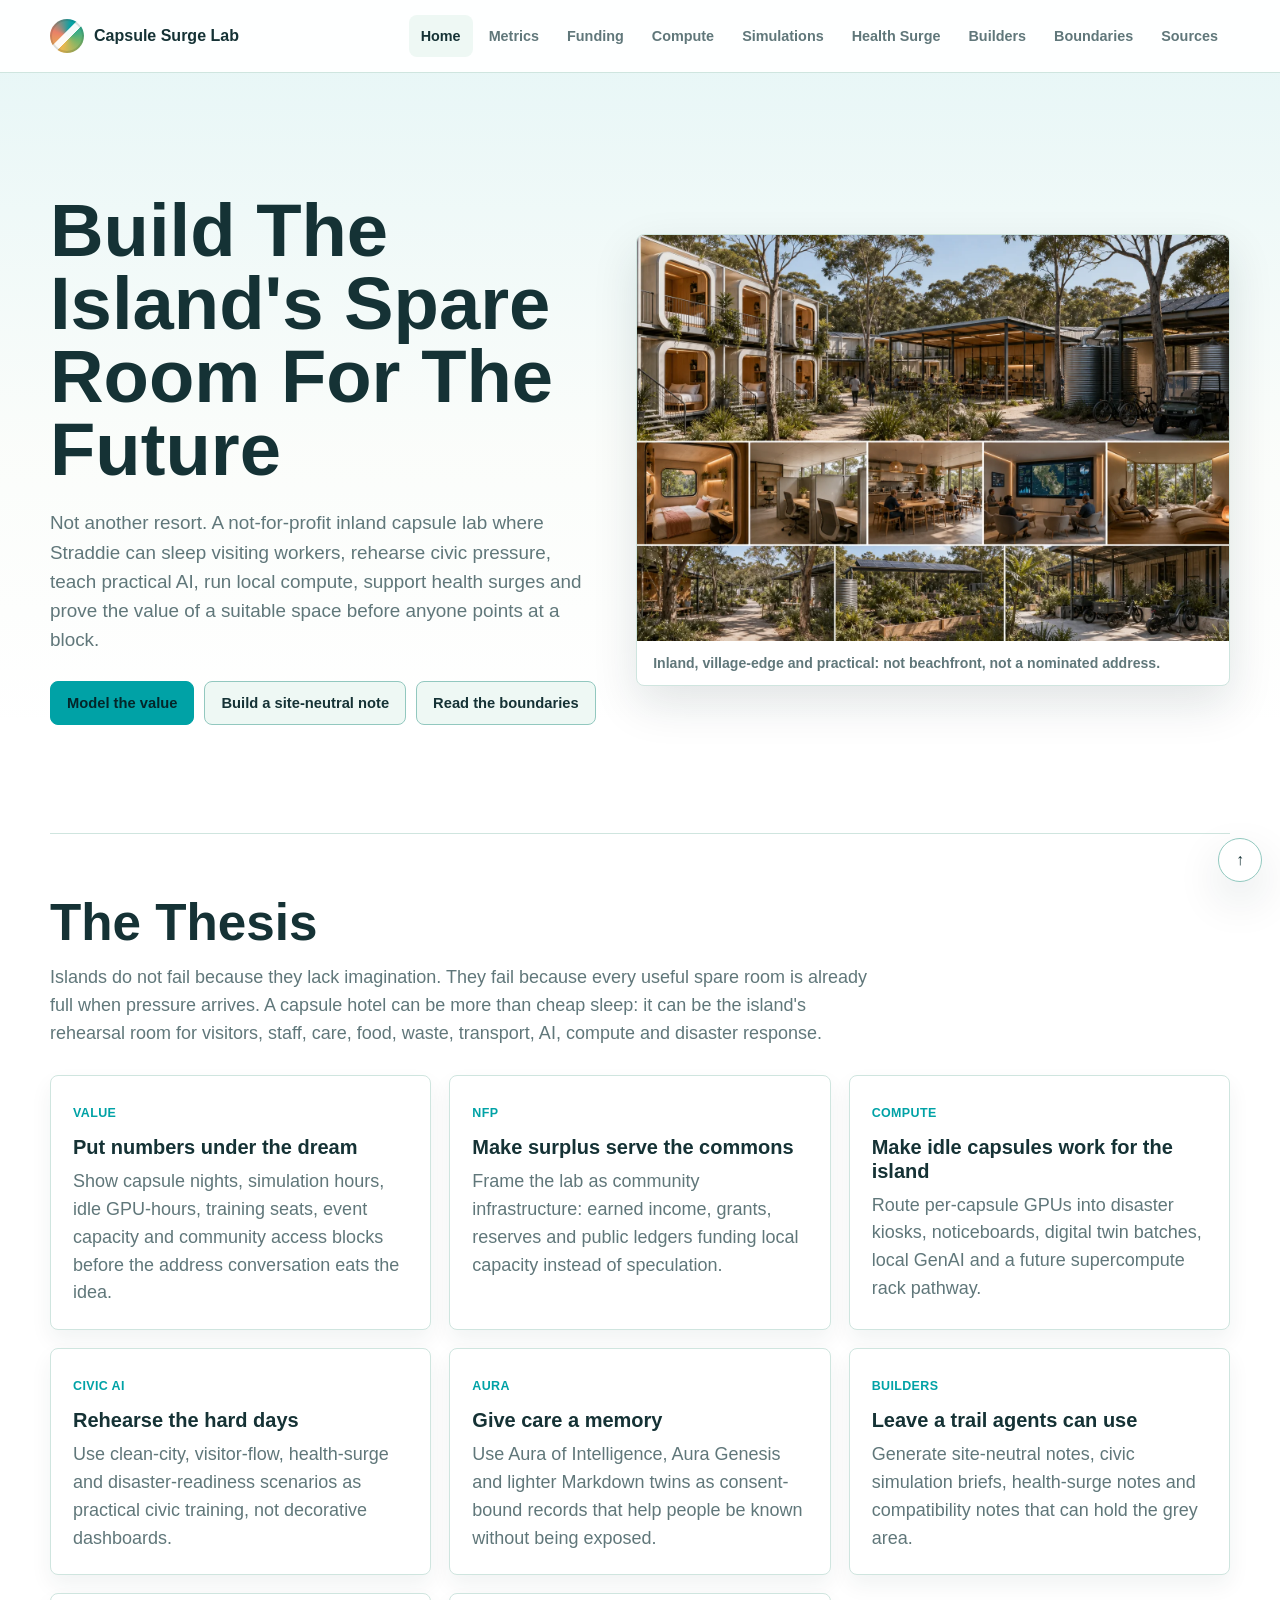
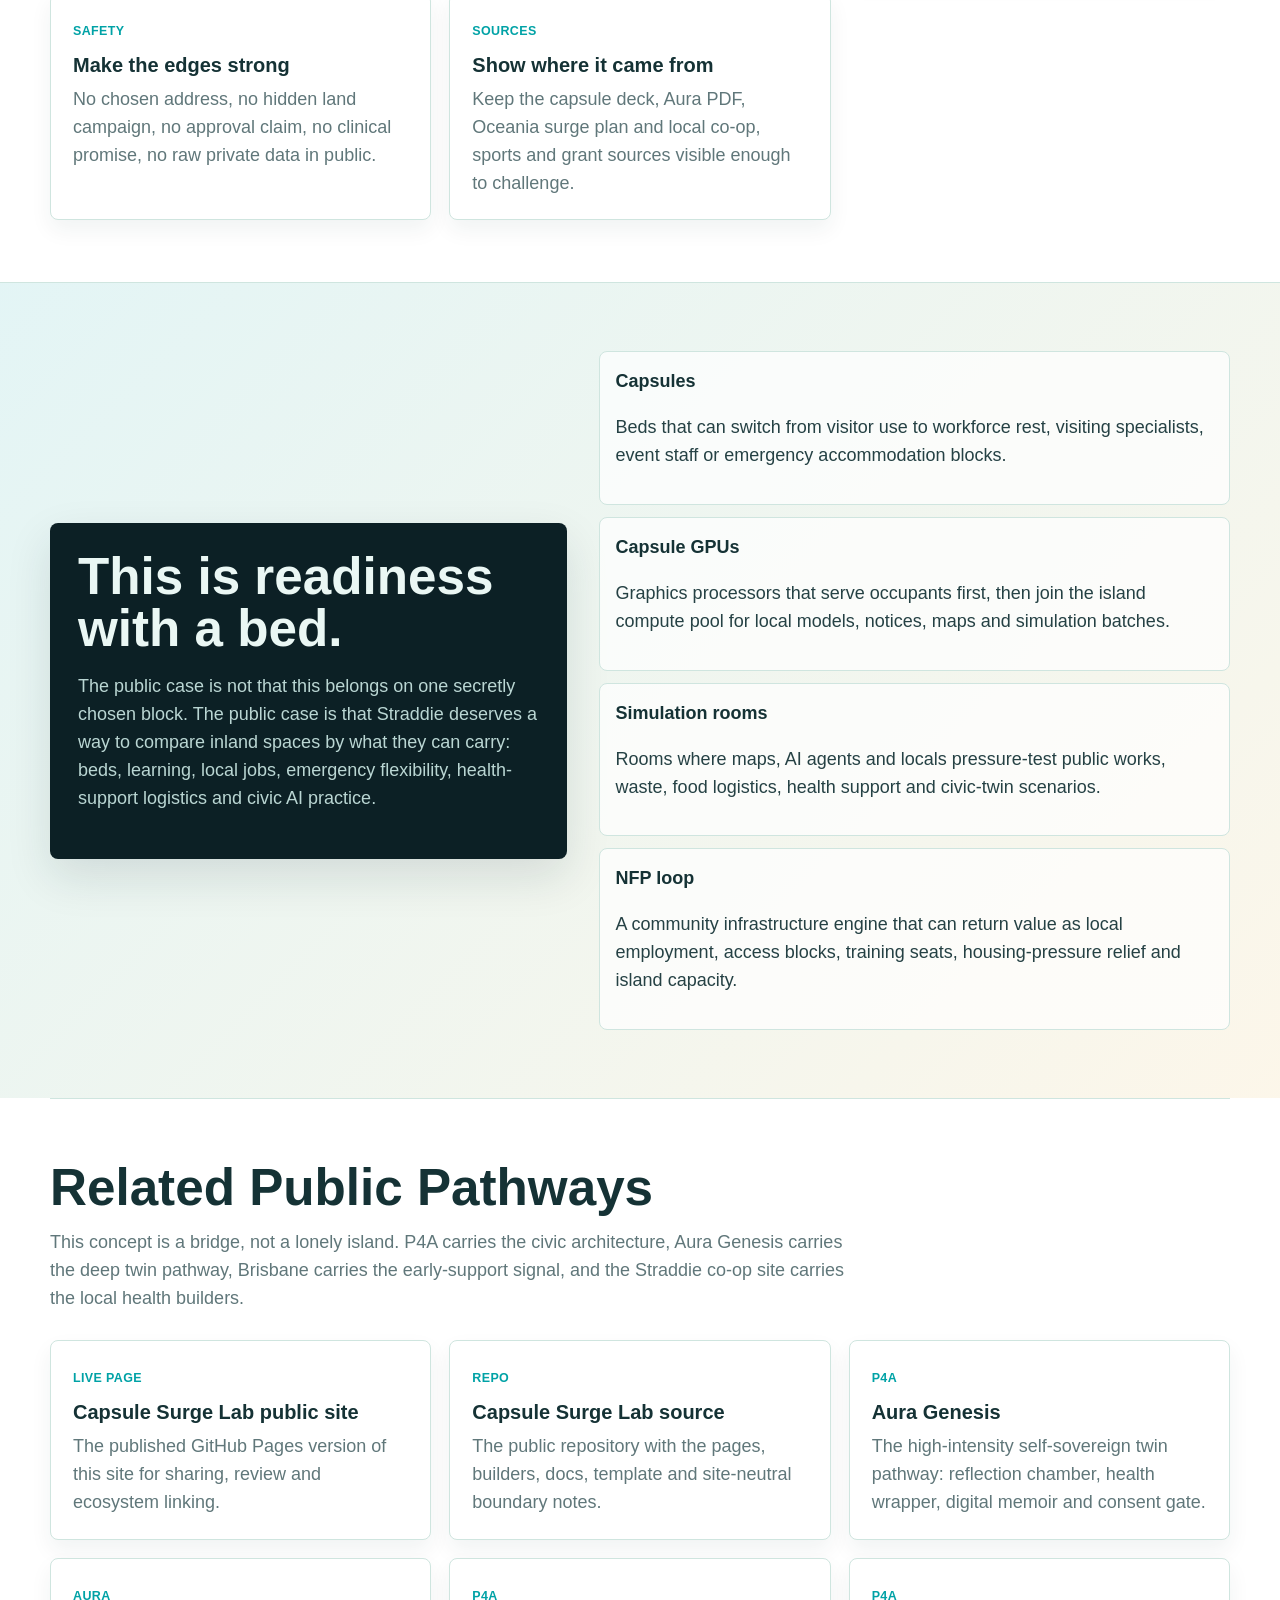
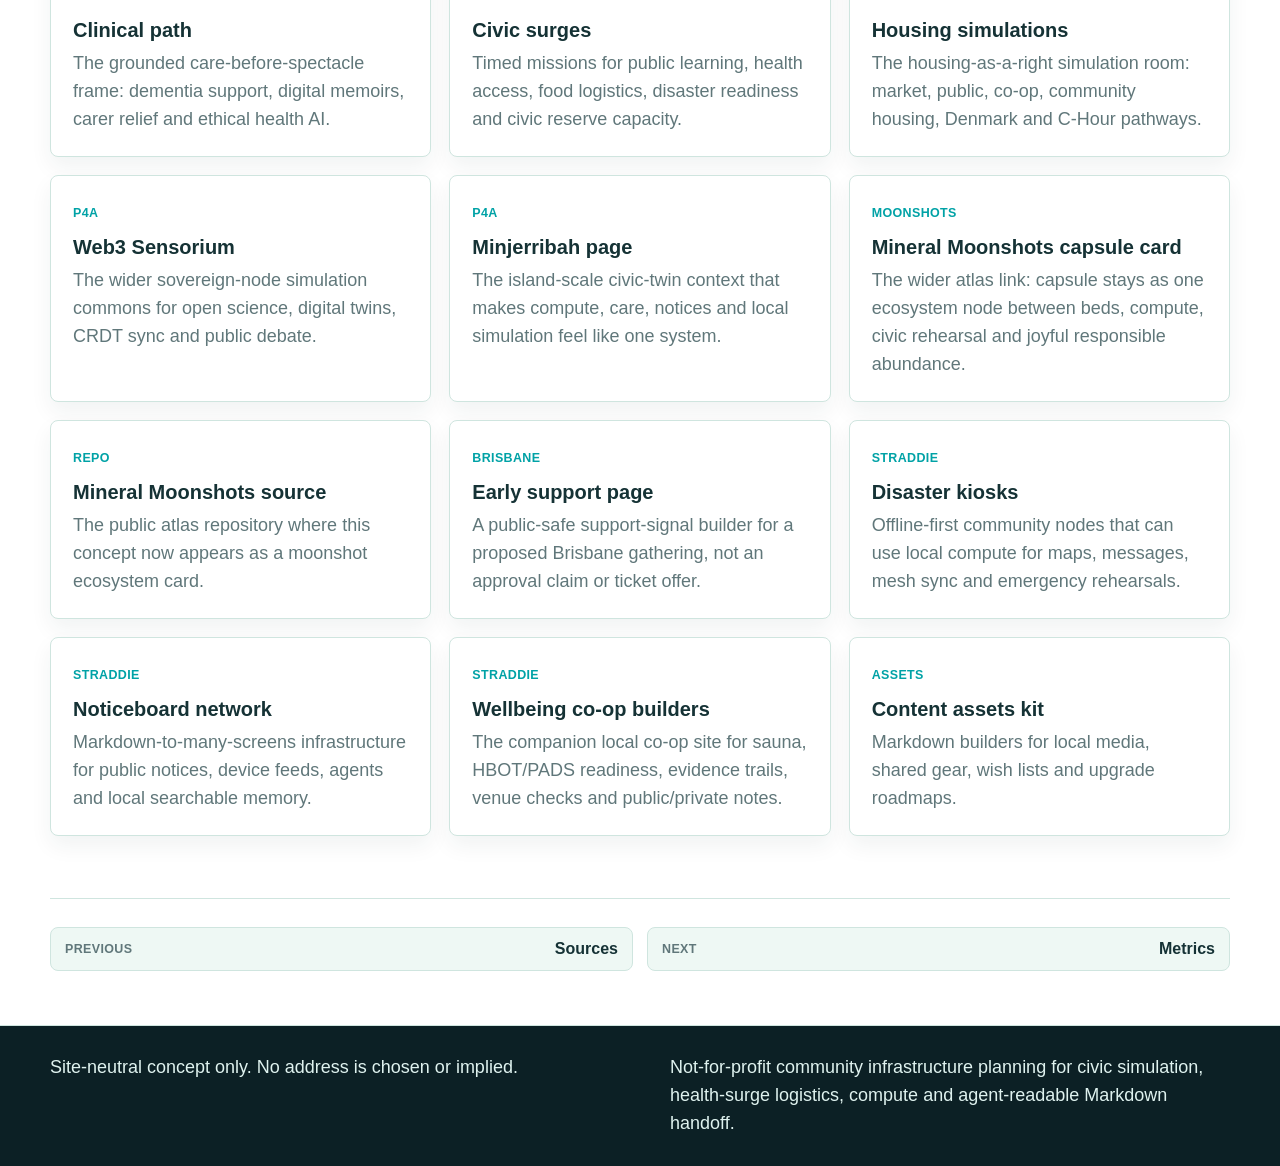
<file: index.html>
<!doctype html>
<html lang="en-AU">
  <head>
    <meta charset="utf-8">
    <meta name="viewport" content="width=device-width, initial-scale=1">
    <title>Straddie Capsule Surge Lab</title>
    <meta name="description" content="A site-neutral concept for an inland capsule hotel, island compute layer, civic simulation lab and health-surge support node on Minjerribah / North Stradbroke Island.">
    <link rel="stylesheet" href="assets/css/site.css">
    <link rel="icon" type="image/png" sizes="32x32" href="assets/favicon-raster-32.png">
    <link rel="icon" type="image/png" sizes="192x192" href="assets/favicon-raster-192.png">
    <link rel="apple-touch-icon" sizes="180x180" href="assets/apple-touch-icon-raster-180.png">
</head>
  <body data-page="home">
    <header class="site-header" data-site-header></header>
    <main id="main">
      <section class="opening-panel">
        <div class="opening-copy">
          <h1>Build The Island's Spare Room For The Future</h1>
          <p class="lede">Not another resort. A not-for-profit inland capsule lab where Straddie can sleep visiting workers, rehearse civic pressure, teach practical AI, run local compute, support health surges and prove the value of a suitable space before anyone points at a block.</p>
          <div class="button-row">
            <a class="button primary" href="metrics.html">Model the value</a>
            <a class="button secondary" href="builders/site-value.html">Build a site-neutral note</a>
            <a class="button secondary" href="boundaries.html">Read the boundaries</a>
          </div>
        </div>
        <figure class="opening-visual">
          <img src="assets/img/capsule-surge-lab-concept.webp" alt="Inland village-edge modular capsule lab with native trees, shared rooms, rainwater tanks and service access">
          <figcaption>Inland, village-edge and practical: not beachfront, not a nominated address.</figcaption>
        </figure>
      </section>

      <section class="page-band">
        <div class="section-head">
          <h2>The Thesis</h2>
          <p>Islands do not fail because they lack imagination. They fail because every useful spare room is already full when pressure arrives. A capsule hotel can be more than cheap sleep: it can be the island's rehearsal room for visitors, staff, care, food, waste, transport, AI, compute and disaster response.</p>
        </div>
        <div class="route-grid">
          <a class="route-card" href="metrics.html">
            <span>Value</span>
            <h3>Put numbers under the dream</h3>
            <p>Show capsule nights, simulation hours, idle GPU-hours, training seats, event capacity and community access blocks before the address conversation eats the idea.</p>
          </a>
          <a class="route-card" href="funding.html">
            <span>NFP</span>
            <h3>Make surplus serve the commons</h3>
            <p>Frame the lab as community infrastructure: earned income, grants, reserves and public ledgers funding local capacity instead of speculation.</p>
          </a>
          <a class="route-card" href="compute.html">
            <span>Compute</span>
            <h3>Make idle capsules work for the island</h3>
            <p>Route per-capsule GPUs into disaster kiosks, noticeboards, digital twin batches, local GenAI and a future supercompute rack pathway.</p>
          </a>
          <a class="route-card" href="simulations.html">
            <span>Civic AI</span>
            <h3>Rehearse the hard days</h3>
            <p>Use clean-city, visitor-flow, health-surge and disaster-readiness scenarios as practical civic training, not decorative dashboards.</p>
          </a>
          <a class="route-card" href="health-surge.html">
            <span>Aura</span>
            <h3>Give care a memory</h3>
            <p>Use Aura of Intelligence, Aura Genesis and lighter Markdown twins as consent-bound records that help people be known without being exposed.</p>
          </a>
          <a class="route-card" href="builders/index.html">
            <span>Builders</span>
            <h3>Leave a trail agents can use</h3>
            <p>Generate site-neutral notes, civic simulation briefs, health-surge notes and compatibility notes that can hold the grey area.</p>
          </a>
          <a class="route-card" href="boundaries.html">
            <span>Safety</span>
            <h3>Make the edges strong</h3>
            <p>No chosen address, no hidden land campaign, no approval claim, no clinical promise, no raw private data in public.</p>
          </a>
          <a class="route-card" href="sources.html">
            <span>Sources</span>
            <h3>Show where it came from</h3>
            <p>Keep the capsule deck, Aura PDF, Oceania surge plan and local co-op, sports and grant sources visible enough to challenge.</p>
          </a>
        </div>
      </section>

      <section class="page-band full">
        <div class="feature-split">
          <div class="feature-panel">
            <h2>This is readiness with a bed.</h2>
            <p>The public case is not that this belongs on one secretly chosen block. The public case is that Straddie deserves a way to compare inland spaces by what they can carry: beds, learning, local jobs, emergency flexibility, health-support logistics and civic AI practice.</p>
          </div>
          <div class="feature-list">
            <div><strong>Capsules</strong><p>Beds that can switch from visitor use to workforce rest, visiting specialists, event staff or emergency accommodation blocks.</p></div>
            <div><strong>Capsule GPUs</strong><p>Graphics processors that serve occupants first, then join the island compute pool for local models, notices, maps and simulation batches.</p></div>
            <div><strong>Simulation rooms</strong><p>Rooms where maps, AI agents and locals pressure-test public works, waste, food logistics, health support and civic-twin scenarios.</p></div>
            <div><strong>NFP loop</strong><p>A community infrastructure engine that can return value as local employment, access blocks, training seats, housing-pressure relief and island capacity.</p></div>
          </div>
        </div>
      </section>

      <section class="page-band">
        <div class="section-head">
          <h2>Related Public Pathways</h2>
          <p>This concept is a bridge, not a lonely island. P4A carries the civic architecture, Aura Genesis carries the deep twin pathway, Brisbane carries the early-support signal, and the Straddie co-op site carries the local health builders.</p>
        </div>
        <div class="reference-grid">
          <a class="reference-card" href="https://auraofintelligence.github.io/straddie-capsule-surge-lab/" target="_blank" rel="noopener noreferrer"><span>Live page</span><strong>Capsule Surge Lab public site</strong><p>The published GitHub Pages version of this site for sharing, review and ecosystem linking.</p></a>
          <a class="reference-card" href="https://github.com/auraofintelligence/straddie-capsule-surge-lab" target="_blank" rel="noopener noreferrer"><span>Repo</span><strong>Capsule Surge Lab source</strong><p>The public repository with the pages, builders, docs, template and site-neutral boundary notes.</p></a>
          <a class="reference-card" href="https://auraofintelligence.github.io/p4a_xyz/pages/aura-genesis.html" target="_blank" rel="noopener noreferrer"><span>P4A</span><strong>Aura Genesis</strong><p>The high-intensity self-sovereign twin pathway: reflection chamber, health wrapper, digital memoir and consent gate.</p></a>
          <a class="reference-card" href="https://auraofintelligence.github.io/p4a_xyz/pages/aura-clinical-path.html" target="_blank" rel="noopener noreferrer"><span>Aura</span><strong>Clinical path</strong><p>The grounded care-before-spectacle frame: dementia support, digital memoirs, carer relief and ethical health AI.</p></a>
          <a class="reference-card" href="https://auraofintelligence.github.io/p4a_xyz/pages/civic-surges.html" target="_blank" rel="noopener noreferrer"><span>P4A</span><strong>Civic surges</strong><p>Timed missions for public learning, health access, food logistics, disaster readiness and civic reserve capacity.</p></a>
          <a class="reference-card" href="https://auraofintelligence.github.io/p4a_xyz/pages/housing-simulations.html" target="_blank" rel="noopener noreferrer"><span>P4A</span><strong>Housing simulations</strong><p>The housing-as-a-right simulation room: market, public, co-op, community housing, Denmark and C-Hour pathways.</p></a>
          <a class="reference-card" href="https://auraofintelligence.github.io/p4a_xyz/pages/web3-sensorium.html" target="_blank" rel="noopener noreferrer"><span>P4A</span><strong>Web3 Sensorium</strong><p>The wider sovereign-node simulation commons for open science, digital twins, CRDT sync and public debate.</p></a>
          <a class="reference-card" href="https://auraofintelligence.github.io/p4a_xyz/pages/minjerribah.html" target="_blank" rel="noopener noreferrer"><span>P4A</span><strong>Minjerribah page</strong><p>The island-scale civic-twin context that makes compute, care, notices and local simulation feel like one system.</p></a>
          <a class="reference-card" href="https://auraofintelligence.github.io/mineral-moonshots/briefs/capsule-hotels.html" target="_blank" rel="noopener noreferrer"><span>Moonshots</span><strong>Mineral Moonshots capsule card</strong><p>The wider atlas link: capsule stays as one ecosystem node between beds, compute, civic rehearsal and joyful responsible abundance.</p></a>
          <a class="reference-card" href="https://github.com/auraofintelligence/mineral-moonshots" target="_blank" rel="noopener noreferrer"><span>Repo</span><strong>Mineral Moonshots source</strong><p>The public atlas repository where this concept now appears as a moonshot ecosystem card.</p></a>
          <a class="reference-card" href="https://auraofintelligence.github.io/GAJRA_Earth-Space-AI_Summit/support.html" target="_blank" rel="noopener noreferrer"><span>Brisbane</span><strong>Early support page</strong><p>A public-safe support-signal builder for a proposed Brisbane gathering, not an approval claim or ticket offer.</p></a>
          <a class="reference-card" href="https://auraofintelligence.github.io/straddie-disaster-kiosks/" target="_blank" rel="noopener noreferrer"><span>Straddie</span><strong>Disaster kiosks</strong><p>Offline-first community nodes that can use local compute for maps, messages, mesh sync and emergency rehearsals.</p></a>
          <a class="reference-card" href="https://auraofintelligence.github.io/straddie-noticeboard-network/" target="_blank" rel="noopener noreferrer"><span>Straddie</span><strong>Noticeboard network</strong><p>Markdown-to-many-screens infrastructure for public notices, device feeds, agents and local searchable memory.</p></a>
          <a class="reference-card" href="https://auraofintelligence.github.io/straddie-vitality-network-builders/" target="_blank" rel="noopener noreferrer"><span>Straddie</span><strong>Wellbeing co-op builders</strong><p>The companion local co-op site for sauna, HBOT/PADS readiness, evidence trails, venue checks and public/private notes.</p></a>
          <a class="reference-card" href="https://auraofintelligence.github.io/straddie-content-assets-kit/" target="_blank" rel="noopener noreferrer"><span>Assets</span><strong>Content assets kit</strong><p>Markdown builders for local media, shared gear, wish lists and upgrade roadmaps.</p></a>
        </div>
      </section>
    </main>
    <footer class="site-footer" data-site-footer></footer>
    <script src="assets/js/builders.js"></script>
    <script src="assets/js/site.js"></script>
  </body>
</html>
</file>
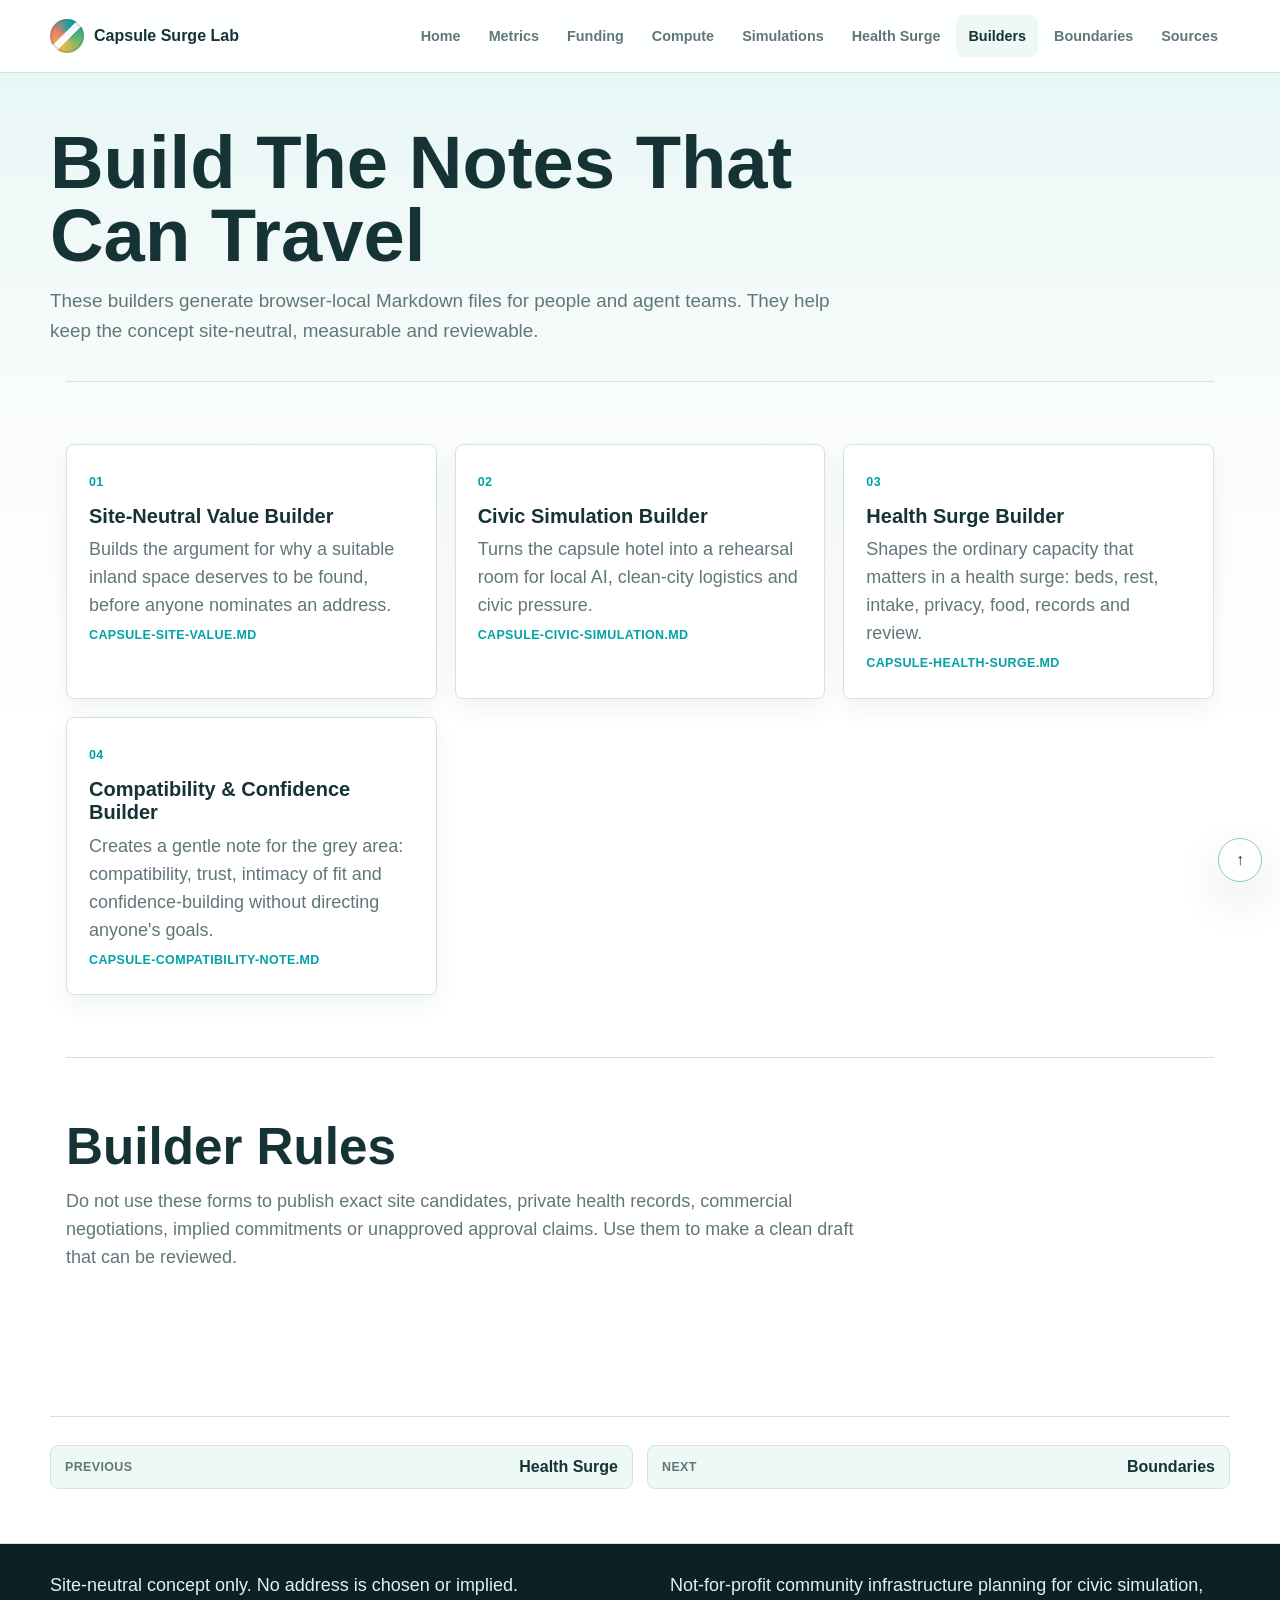
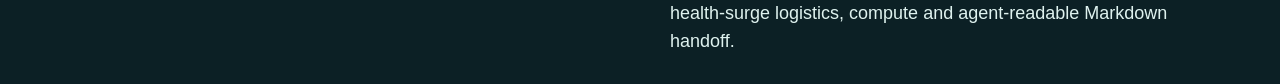
<file: builders/index.html>
<!doctype html>
<html lang="en-AU">
  <head>
    <meta charset="utf-8">
    <meta name="viewport" content="width=device-width, initial-scale=1">
    <title>Builders | Straddie Capsule Surge Lab</title>
    <meta name="description" content="Markdown builders for site-neutral value, civic simulation, health surge and compatibility notes.">
    <link rel="stylesheet" href="../assets/css/site.css">
    <link rel="icon" href="../assets/favicon.svg" type="image/svg+xml">
  <link rel="shortcut icon" href="../assets/favicon.ico" type="image/x-icon">
</head>
  <body data-page="builders">
    <header class="site-header" data-site-header></header>
    <main id="main" class="page-shell">
      <section class="page-intro">
        <h1>Build The Notes That Can Travel</h1>
        <p class="lede">These builders generate browser-local Markdown files for people and agent teams. They help keep the concept site-neutral, measurable and reviewable.</p>
      </section>
      <section class="page-band">
        <div class="builder-grid" data-builder-cards></div>
      </section>
      <section class="page-band">
        <div class="section-head">
          <h2>Builder Rules</h2>
          <p>Do not use these forms to publish exact site candidates, private health records, commercial negotiations, implied commitments or unapproved approval claims. Use them to make a clean draft that can be reviewed.</p>
        </div>
      </section>
    </main>
    <footer class="site-footer" data-site-footer></footer>
    <script src="../assets/js/builders.js"></script>
    <script src="../assets/js/site.js"></script>
  </body>
</html>
</file>
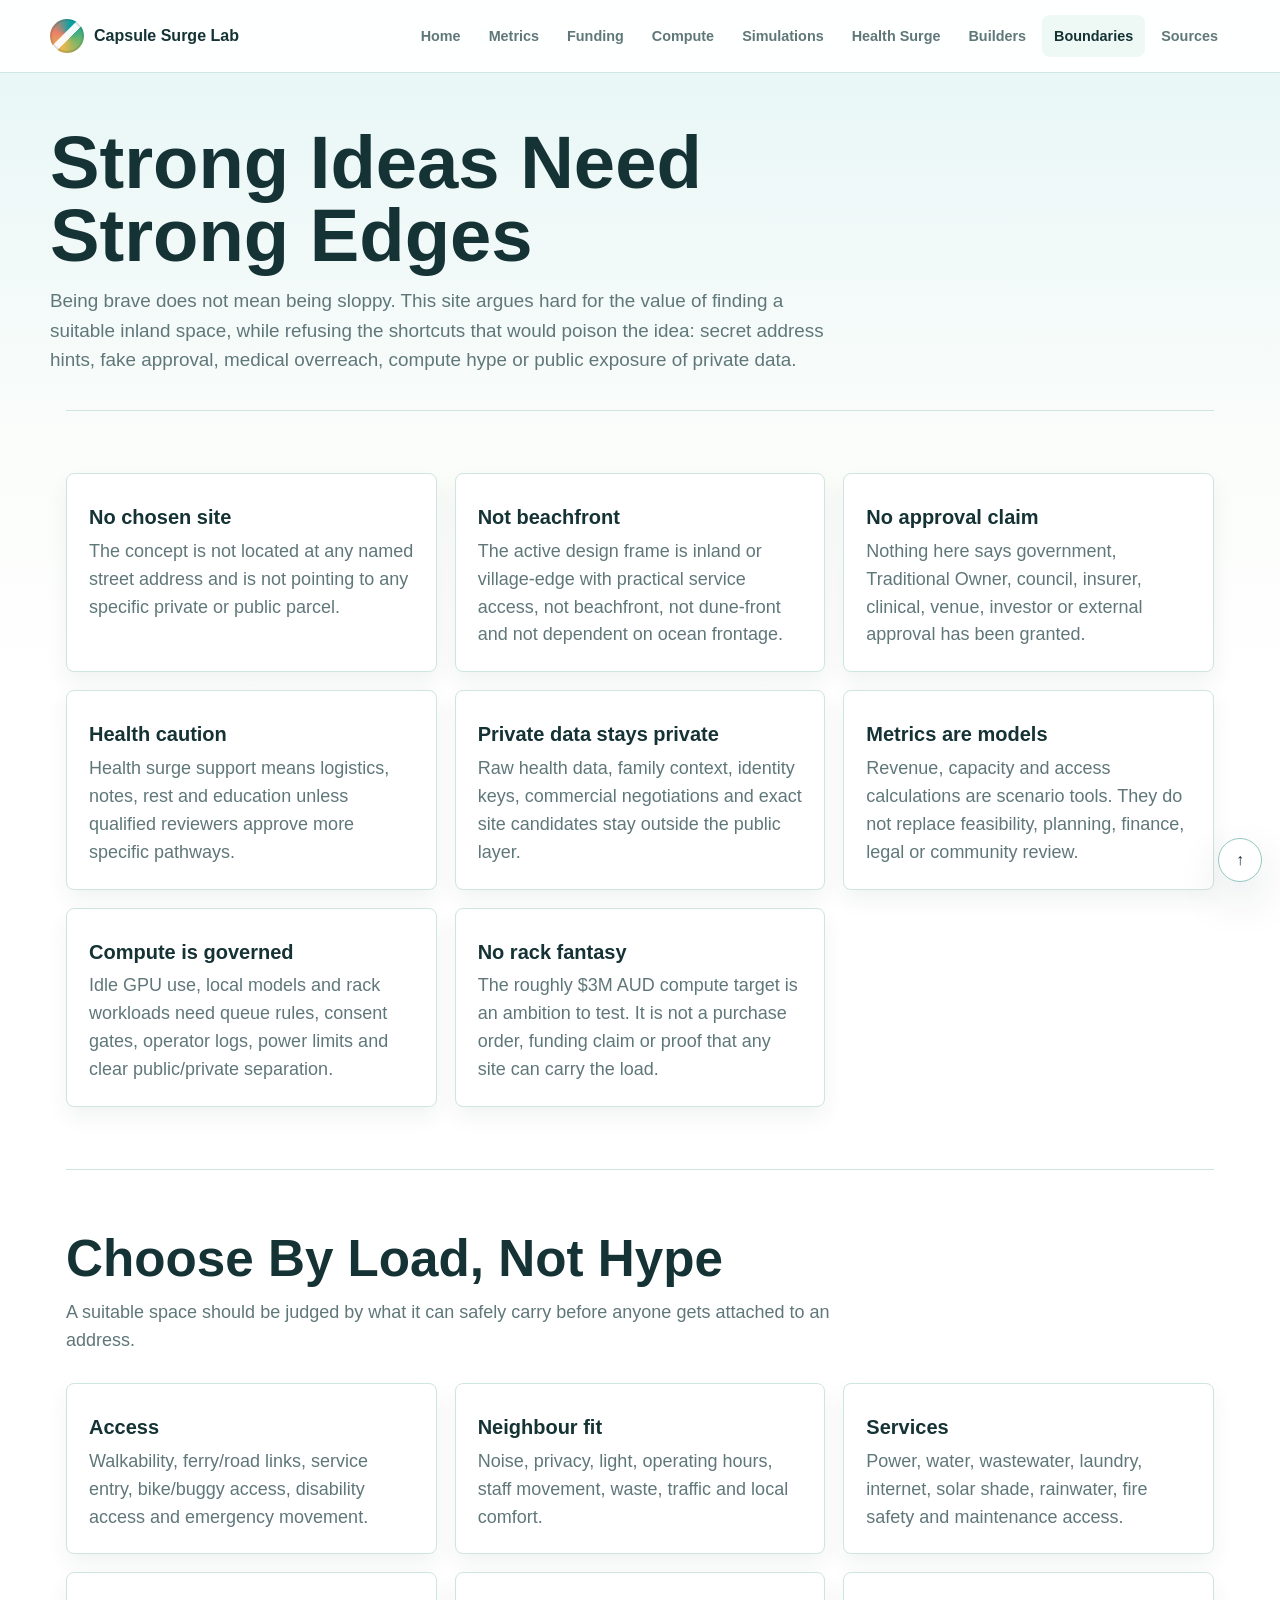
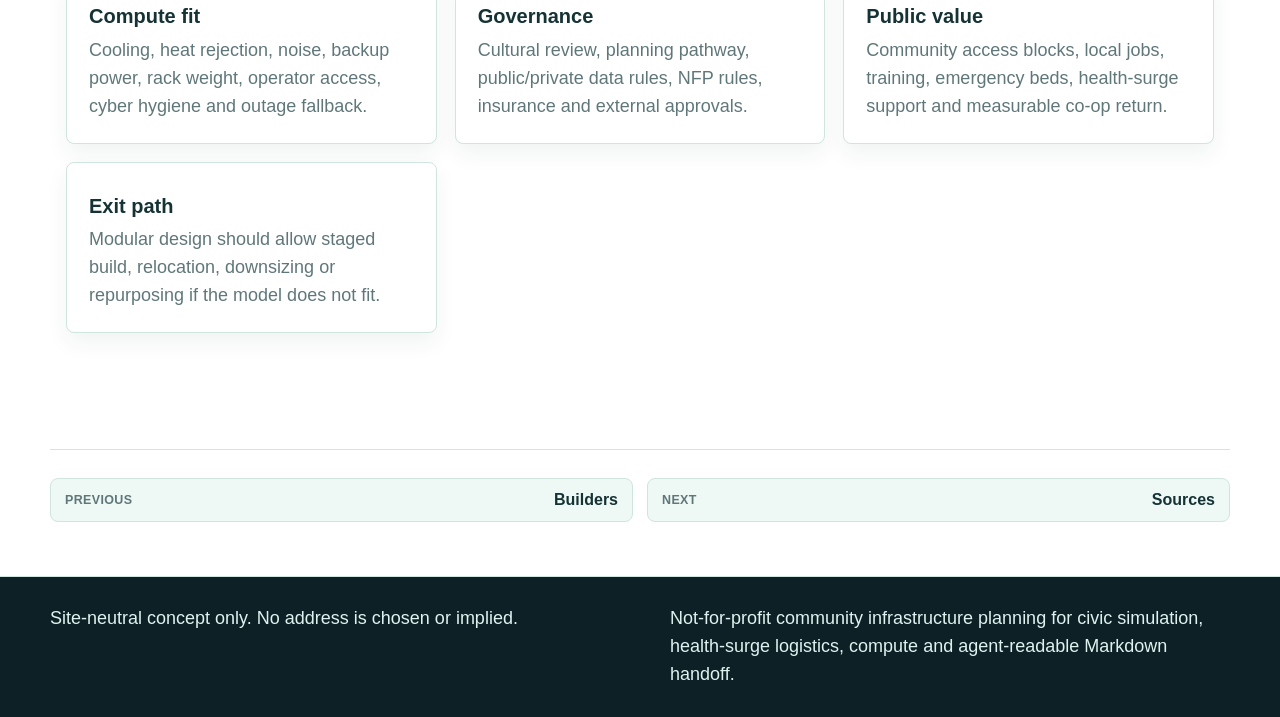
<file: boundaries.html>
<!doctype html>
<html lang="en-AU">
  <head>
    <meta charset="utf-8">
    <meta name="viewport" content="width=device-width, initial-scale=1">
    <title>Boundaries | Straddie Capsule Surge Lab</title>
    <meta name="description" content="Public/private, site-selection and claims boundaries for the Straddie capsule lab concept.">
    <link rel="stylesheet" href="assets/css/site.css">
    <link rel="icon" href="assets/favicon.svg" type="image/svg+xml">
  <link rel="shortcut icon" href="assets/favicon.ico" type="image/x-icon">
</head>
  <body data-page="boundaries">
    <header class="site-header" data-site-header></header>
    <main id="main" class="page-shell">
      <section class="page-intro">
        <h1>Strong Ideas Need Strong Edges</h1>
        <p class="lede">Being brave does not mean being sloppy. This site argues hard for the value of finding a suitable inland space, while refusing the shortcuts that would poison the idea: secret address hints, fake approval, medical overreach, compute hype or public exposure of private data.</p>
      </section>

      <section class="page-band">
        <div class="boundary-grid">
          <article class="boundary-card"><h3>No chosen site</h3><p>The concept is not located at any named street address and is not pointing to any specific private or public parcel.</p></article>
          <article class="boundary-card"><h3>Not beachfront</h3><p>The active design frame is inland or village-edge with practical service access, not beachfront, not dune-front and not dependent on ocean frontage.</p></article>
          <article class="boundary-card"><h3>No approval claim</h3><p>Nothing here says government, Traditional Owner, council, insurer, clinical, venue, investor or external approval has been granted.</p></article>
          <article class="boundary-card"><h3>Health caution</h3><p>Health surge support means logistics, notes, rest and education unless qualified reviewers approve more specific pathways.</p></article>
          <article class="boundary-card"><h3>Private data stays private</h3><p>Raw health data, family context, identity keys, commercial negotiations and exact site candidates stay outside the public layer.</p></article>
          <article class="boundary-card"><h3>Metrics are models</h3><p>Revenue, capacity and access calculations are scenario tools. They do not replace feasibility, planning, finance, legal or community review.</p></article>
          <article class="boundary-card"><h3>Compute is governed</h3><p>Idle GPU use, local models and rack workloads need queue rules, consent gates, operator logs, power limits and clear public/private separation.</p></article>
          <article class="boundary-card"><h3>No rack fantasy</h3><p>The roughly $3M AUD compute target is an ambition to test. It is not a purchase order, funding claim or proof that any site can carry the load.</p></article>
        </div>
      </section>

      <section class="page-band">
        <div class="section-head">
          <h2>Choose By Load, Not Hype</h2>
          <p>A suitable space should be judged by what it can safely carry before anyone gets attached to an address.</p>
        </div>
        <div class="metric-grid">
          <article class="metric-card"><h3>Access</h3><p>Walkability, ferry/road links, service entry, bike/buggy access, disability access and emergency movement.</p></article>
          <article class="metric-card"><h3>Neighbour fit</h3><p>Noise, privacy, light, operating hours, staff movement, waste, traffic and local comfort.</p></article>
          <article class="metric-card"><h3>Services</h3><p>Power, water, wastewater, laundry, internet, solar shade, rainwater, fire safety and maintenance access.</p></article>
          <article class="metric-card"><h3>Compute fit</h3><p>Cooling, heat rejection, noise, backup power, rack weight, operator access, cyber hygiene and outage fallback.</p></article>
          <article class="metric-card"><h3>Governance</h3><p>Cultural review, planning pathway, public/private data rules, NFP rules, insurance and external approvals.</p></article>
          <article class="metric-card"><h3>Public value</h3><p>Community access blocks, local jobs, training, emergency beds, health-surge support and measurable co-op return.</p></article>
          <article class="metric-card"><h3>Exit path</h3><p>Modular design should allow staged build, relocation, downsizing or repurposing if the model does not fit.</p></article>
        </div>
      </section>
    </main>
    <footer class="site-footer" data-site-footer></footer>
    <script src="assets/js/builders.js"></script>
    <script src="assets/js/site.js"></script>
  </body>
</html>
</file>
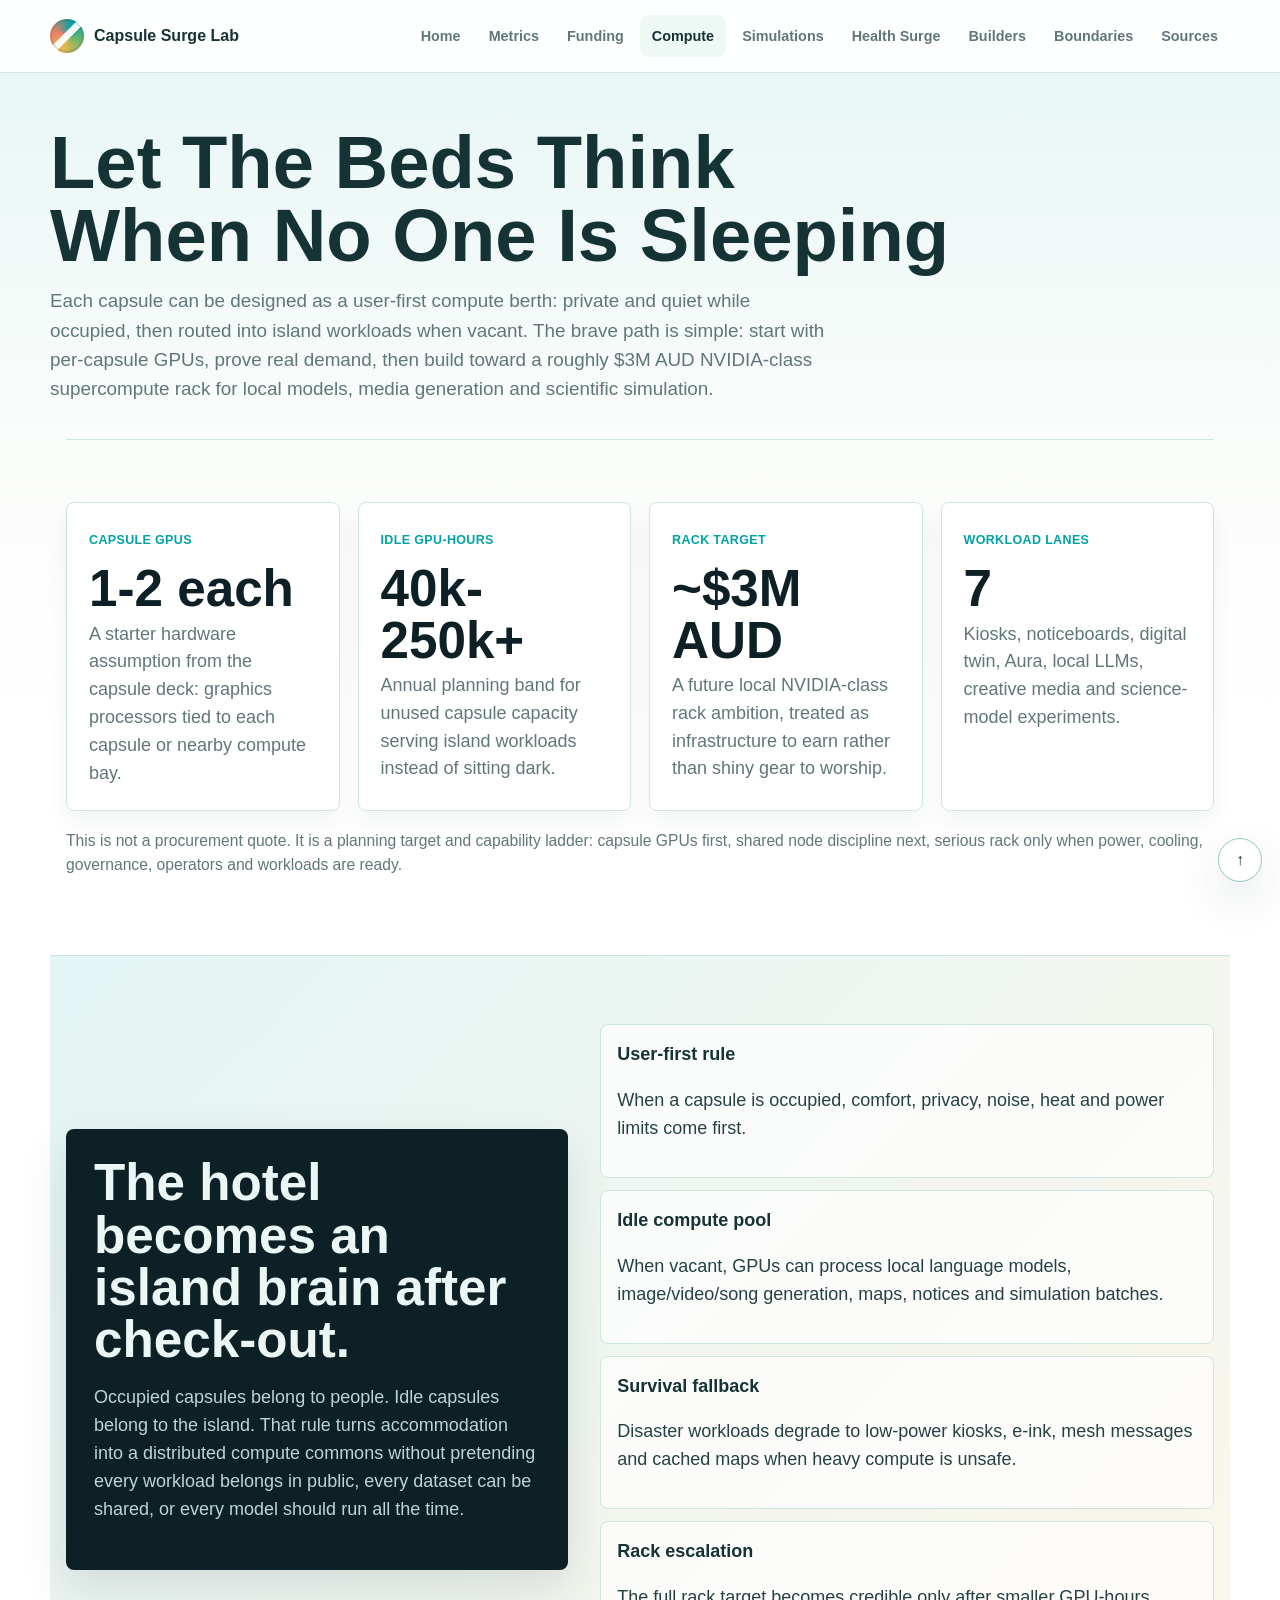
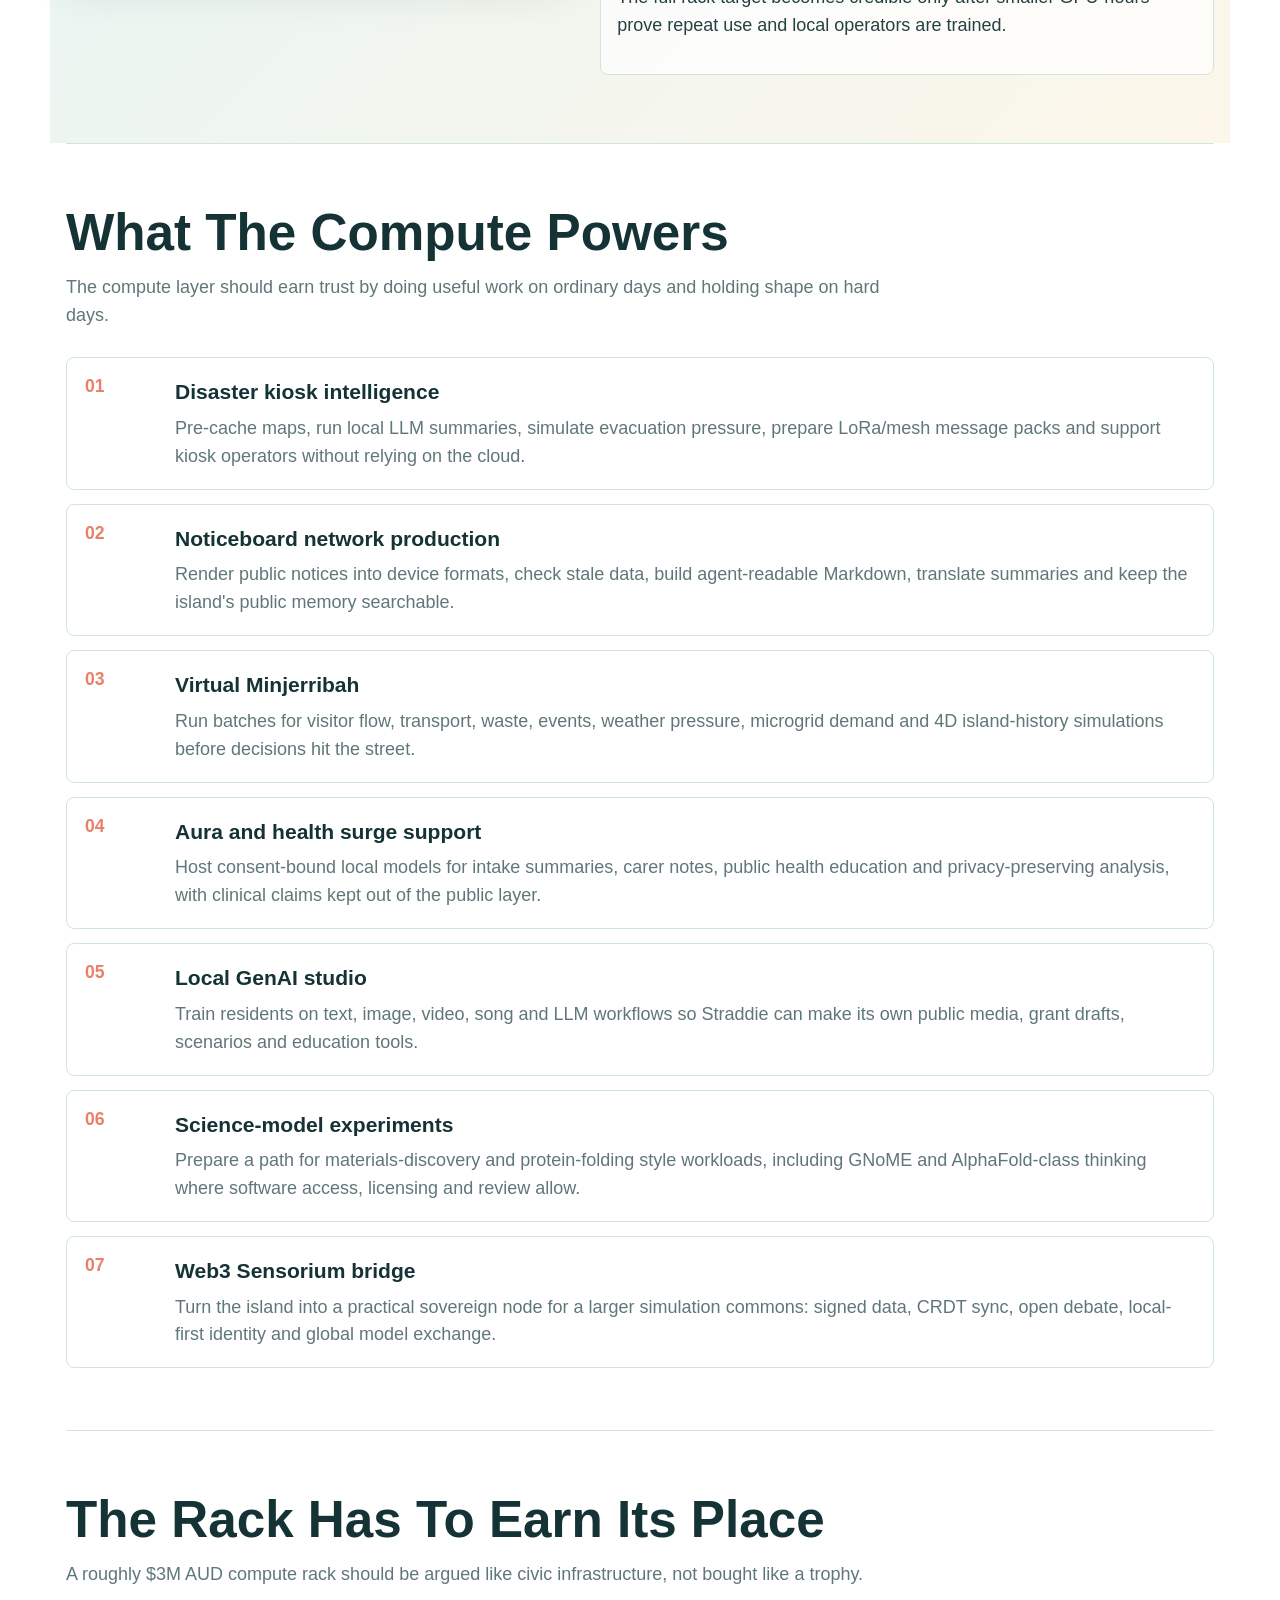
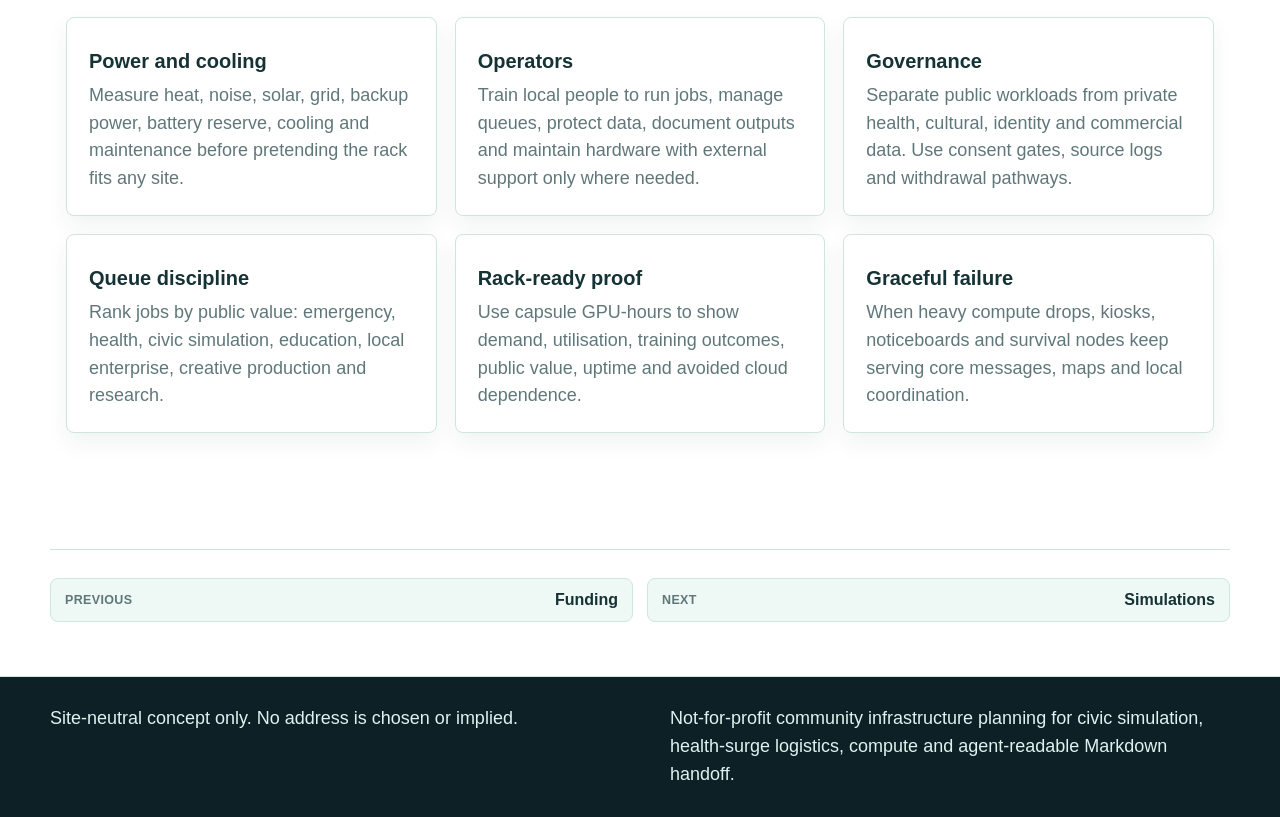
<file: compute.html>
<!doctype html>
<html lang="en-AU">
  <head>
    <meta charset="utf-8">
    <meta name="viewport" content="width=device-width, initial-scale=1">
    <title>Island Compute | Straddie Capsule Surge Lab</title>
    <meta name="description" content="A site-neutral island compute pathway using idle capsule GPUs, disaster kiosks, noticeboard nodes, Virtual Minjerribah and a future NVIDIA-class supercompute rack.">
    <link rel="stylesheet" href="assets/css/site.css">
    <link rel="icon" href="assets/favicon.svg" type="image/svg+xml">
  <link rel="shortcut icon" href="assets/favicon.ico" type="image/x-icon">
</head>
  <body data-page="compute">
    <header class="site-header" data-site-header></header>
    <main id="main" class="page-shell">
      <section class="page-intro">
        <h1>Let The Beds Think When No One Is Sleeping</h1>
        <p class="lede">Each capsule can be designed as a user-first compute berth: private and quiet while occupied, then routed into island workloads when vacant. The brave path is simple: start with per-capsule GPUs, prove real demand, then build toward a roughly $3M AUD NVIDIA-class supercompute rack for local models, media generation and scientific simulation.</p>
      </section>

      <section class="page-band">
        <div class="metric-grid four">
          <article class="metric-card"><span class="metric-label">Capsule GPUs</span><strong>1-2 each</strong><p>A starter hardware assumption from the capsule deck: graphics processors tied to each capsule or nearby compute bay.</p></article>
          <article class="metric-card"><span class="metric-label">Idle GPU-hours</span><strong>40k-250k+</strong><p>Annual planning band for unused capsule capacity serving island workloads instead of sitting dark.</p></article>
          <article class="metric-card"><span class="metric-label">Rack target</span><strong>~$3M AUD</strong><p>A future local NVIDIA-class rack ambition, treated as infrastructure to earn rather than shiny gear to worship.</p></article>
          <article class="metric-card"><span class="metric-label">Workload lanes</span><strong>7</strong><p>Kiosks, noticeboards, digital twin, Aura, local LLMs, creative media and science-model experiments.</p></article>
        </div>
        <p class="metric-note">This is not a procurement quote. It is a planning target and capability ladder: capsule GPUs first, shared node discipline next, serious rack only when power, cooling, governance, operators and workloads are ready.</p>
      </section>

      <section class="page-band full">
        <div class="feature-split">
          <div class="feature-panel">
            <h2>The hotel becomes an island brain after check-out.</h2>
            <p>Occupied capsules belong to people. Idle capsules belong to the island. That rule turns accommodation into a distributed compute commons without pretending every workload belongs in public, every dataset can be shared, or every model should run all the time.</p>
          </div>
          <div class="feature-list">
            <div><strong>User-first rule</strong><p>When a capsule is occupied, comfort, privacy, noise, heat and power limits come first.</p></div>
            <div><strong>Idle compute pool</strong><p>When vacant, GPUs can process local language models, image/video/song generation, maps, notices and simulation batches.</p></div>
            <div><strong>Survival fallback</strong><p>Disaster workloads degrade to low-power kiosks, e-ink, mesh messages and cached maps when heavy compute is unsafe.</p></div>
            <div><strong>Rack escalation</strong><p>The full rack target becomes credible only after smaller GPU-hours prove repeat use and local operators are trained.</p></div>
          </div>
        </div>
      </section>

      <section class="page-band">
        <div class="section-head">
          <h2>What The Compute Powers</h2>
          <p>The compute layer should earn trust by doing useful work on ordinary days and holding shape on hard days.</p>
        </div>
        <div class="timeline">
          <article><span>01</span><div><h3>Disaster kiosk intelligence</h3><p>Pre-cache maps, run local LLM summaries, simulate evacuation pressure, prepare LoRa/mesh message packs and support kiosk operators without relying on the cloud.</p></div></article>
          <article><span>02</span><div><h3>Noticeboard network production</h3><p>Render public notices into device formats, check stale data, build agent-readable Markdown, translate summaries and keep the island's public memory searchable.</p></div></article>
          <article><span>03</span><div><h3>Virtual Minjerribah</h3><p>Run batches for visitor flow, transport, waste, events, weather pressure, microgrid demand and 4D island-history simulations before decisions hit the street.</p></div></article>
          <article><span>04</span><div><h3>Aura and health surge support</h3><p>Host consent-bound local models for intake summaries, carer notes, public health education and privacy-preserving analysis, with clinical claims kept out of the public layer.</p></div></article>
          <article><span>05</span><div><h3>Local GenAI studio</h3><p>Train residents on text, image, video, song and LLM workflows so Straddie can make its own public media, grant drafts, scenarios and education tools.</p></div></article>
          <article><span>06</span><div><h3>Science-model experiments</h3><p>Prepare a path for materials-discovery and protein-folding style workloads, including GNoME and AlphaFold-class thinking where software access, licensing and review allow.</p></div></article>
          <article><span>07</span><div><h3>Web3 Sensorium bridge</h3><p>Turn the island into a practical sovereign node for a larger simulation commons: signed data, CRDT sync, open debate, local-first identity and global model exchange.</p></div></article>
        </div>
      </section>

      <section class="page-band">
        <div class="section-head">
          <h2>The Rack Has To Earn Its Place</h2>
          <p>A roughly $3M AUD compute rack should be argued like civic infrastructure, not bought like a trophy.</p>
        </div>
        <div class="metric-grid">
          <article class="metric-card"><h3>Power and cooling</h3><p>Measure heat, noise, solar, grid, backup power, battery reserve, cooling and maintenance before pretending the rack fits any site.</p></article>
          <article class="metric-card"><h3>Operators</h3><p>Train local people to run jobs, manage queues, protect data, document outputs and maintain hardware with external support only where needed.</p></article>
          <article class="metric-card"><h3>Governance</h3><p>Separate public workloads from private health, cultural, identity and commercial data. Use consent gates, source logs and withdrawal pathways.</p></article>
          <article class="metric-card"><h3>Queue discipline</h3><p>Rank jobs by public value: emergency, health, civic simulation, education, local enterprise, creative production and research.</p></article>
          <article class="metric-card"><h3>Rack-ready proof</h3><p>Use capsule GPU-hours to show demand, utilisation, training outcomes, public value, uptime and avoided cloud dependence.</p></article>
          <article class="metric-card"><h3>Graceful failure</h3><p>When heavy compute drops, kiosks, noticeboards and survival nodes keep serving core messages, maps and local coordination.</p></article>
        </div>
      </section>
    </main>
    <footer class="site-footer" data-site-footer></footer>
    <script src="assets/js/builders.js"></script>
    <script src="assets/js/site.js"></script>
  </body>
</html>
</file>
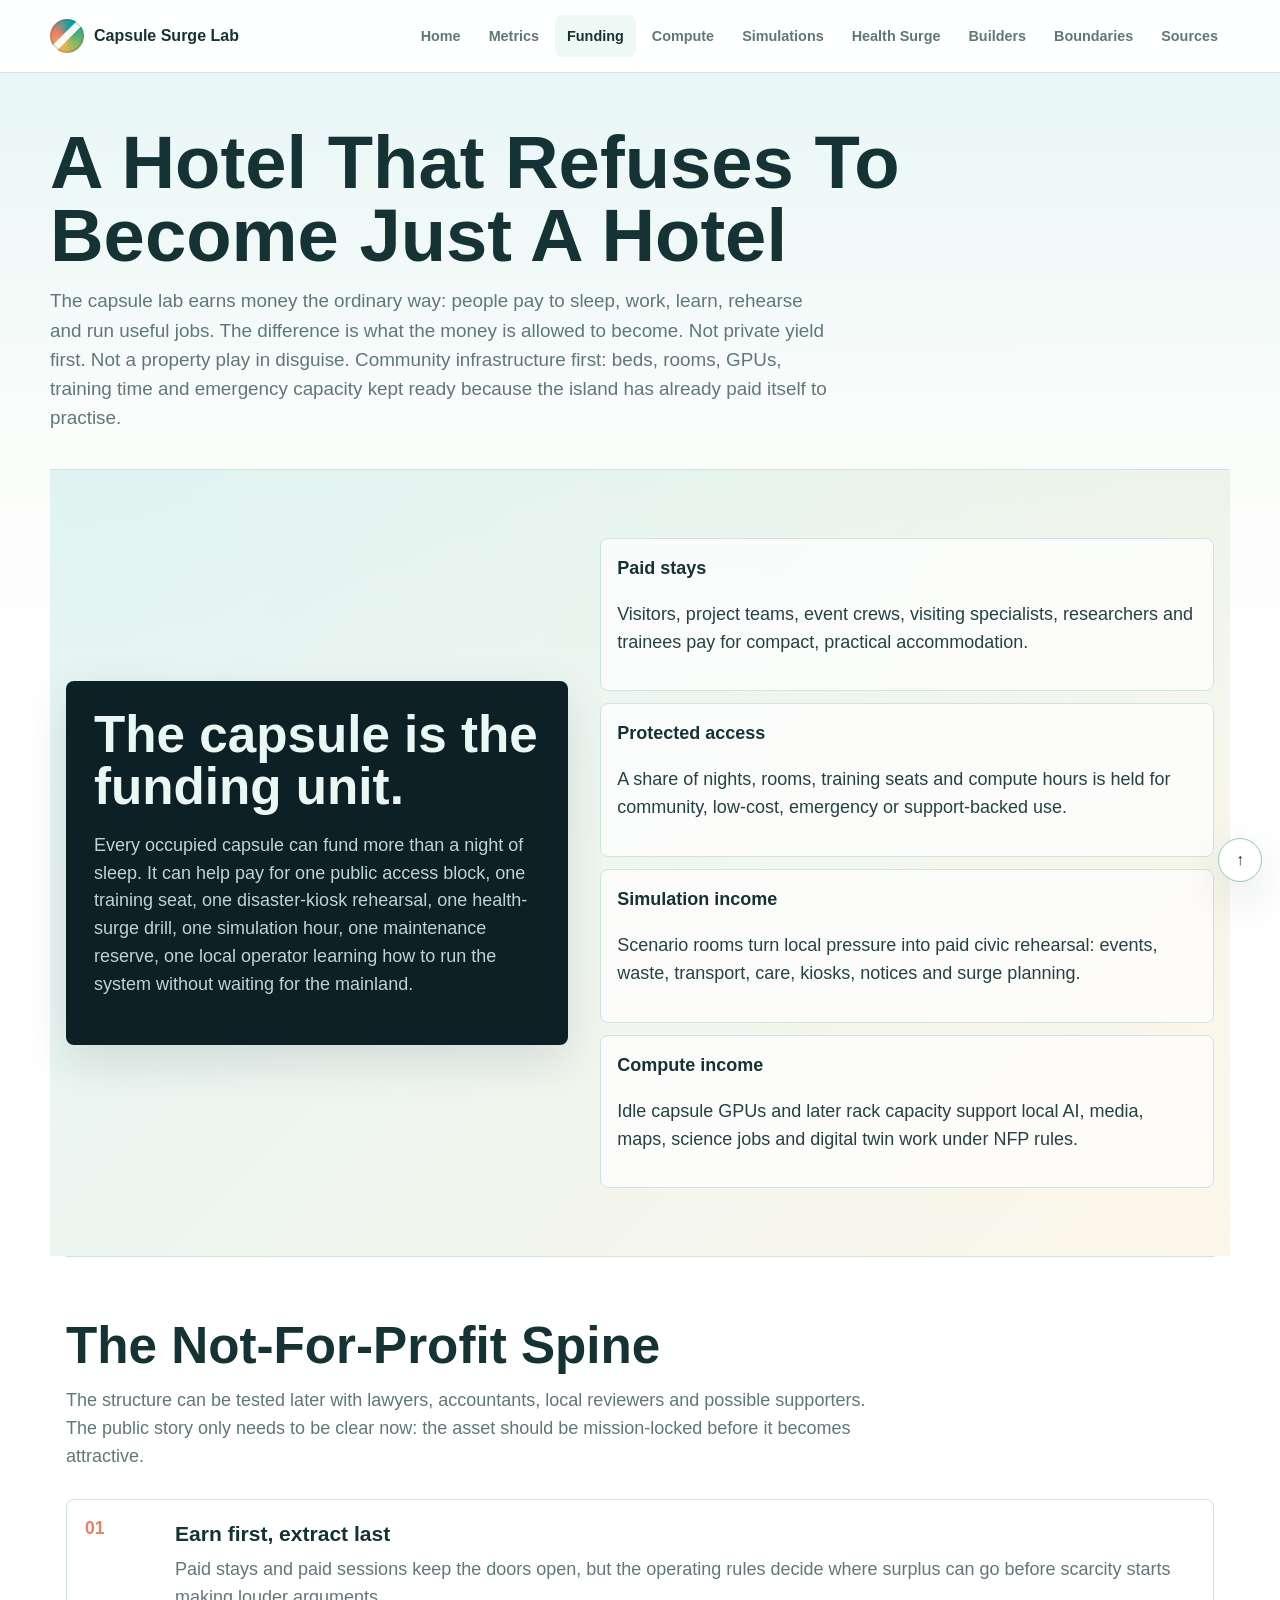
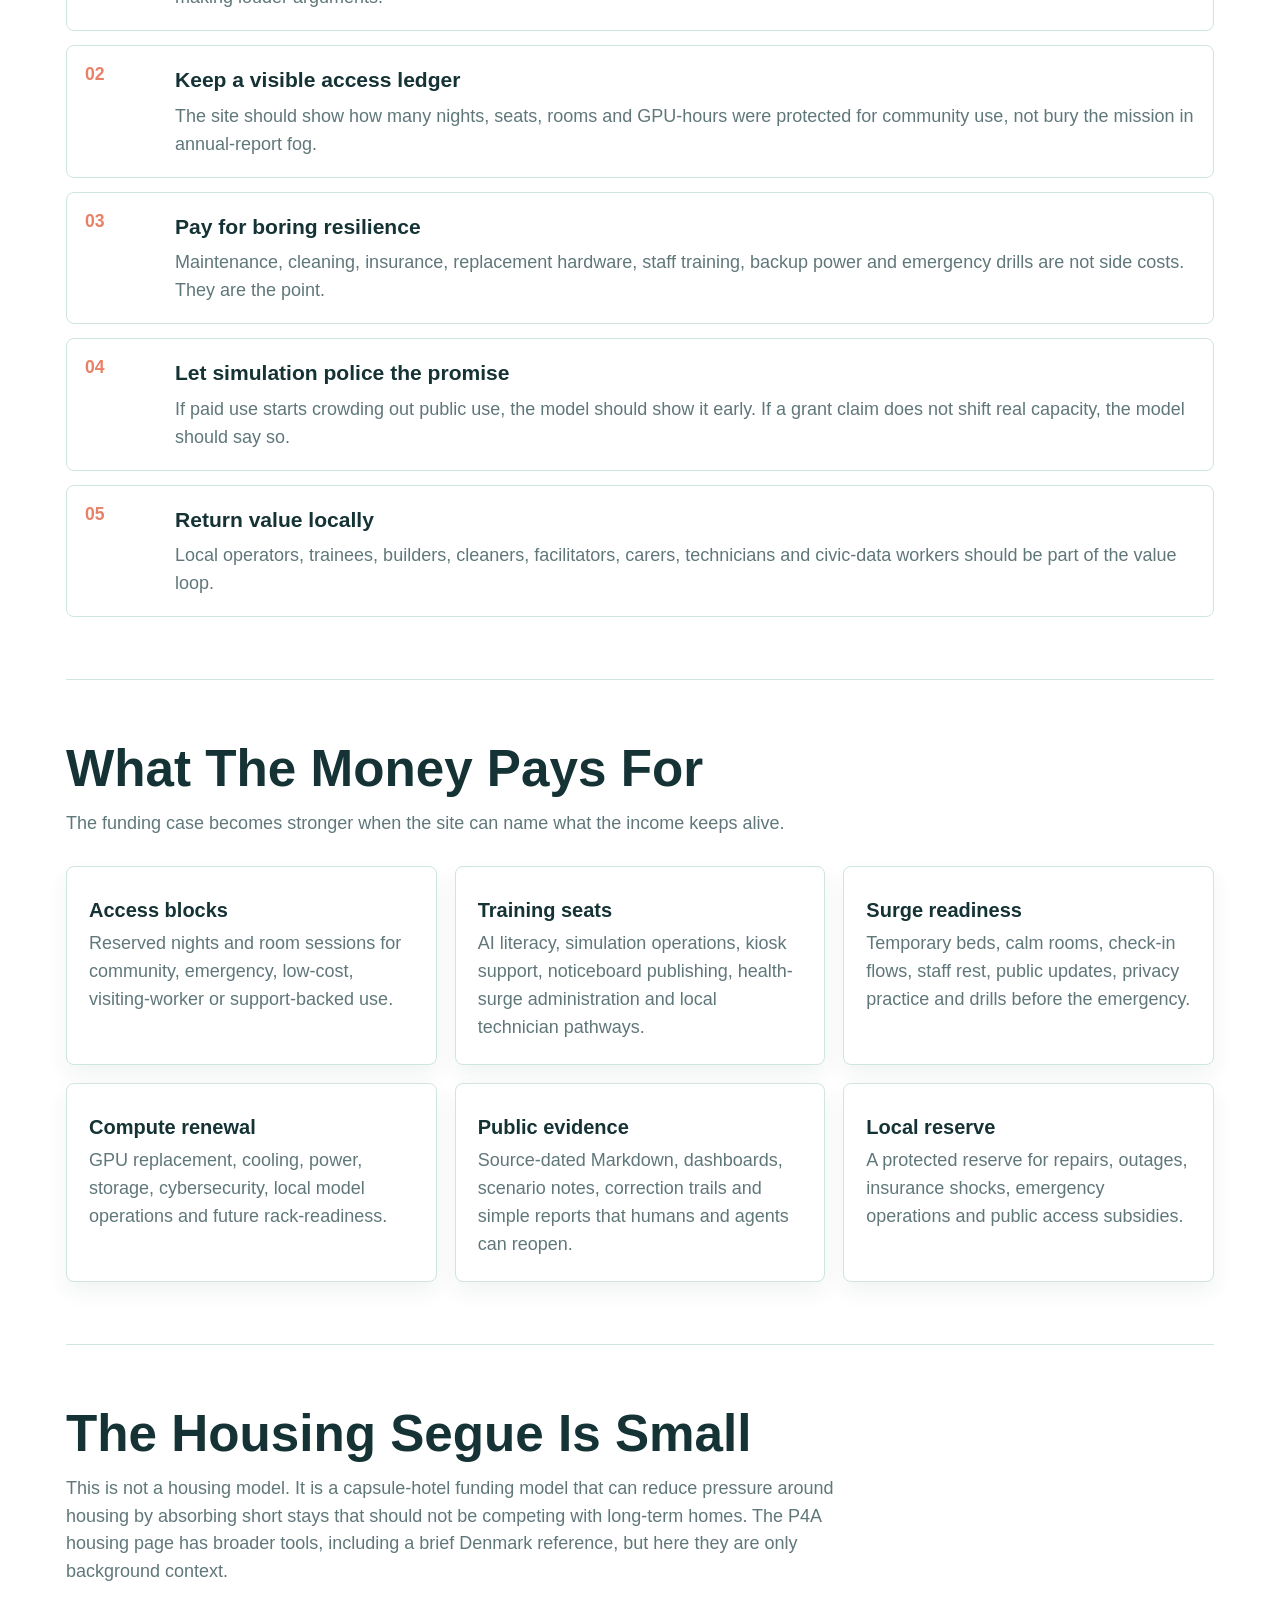
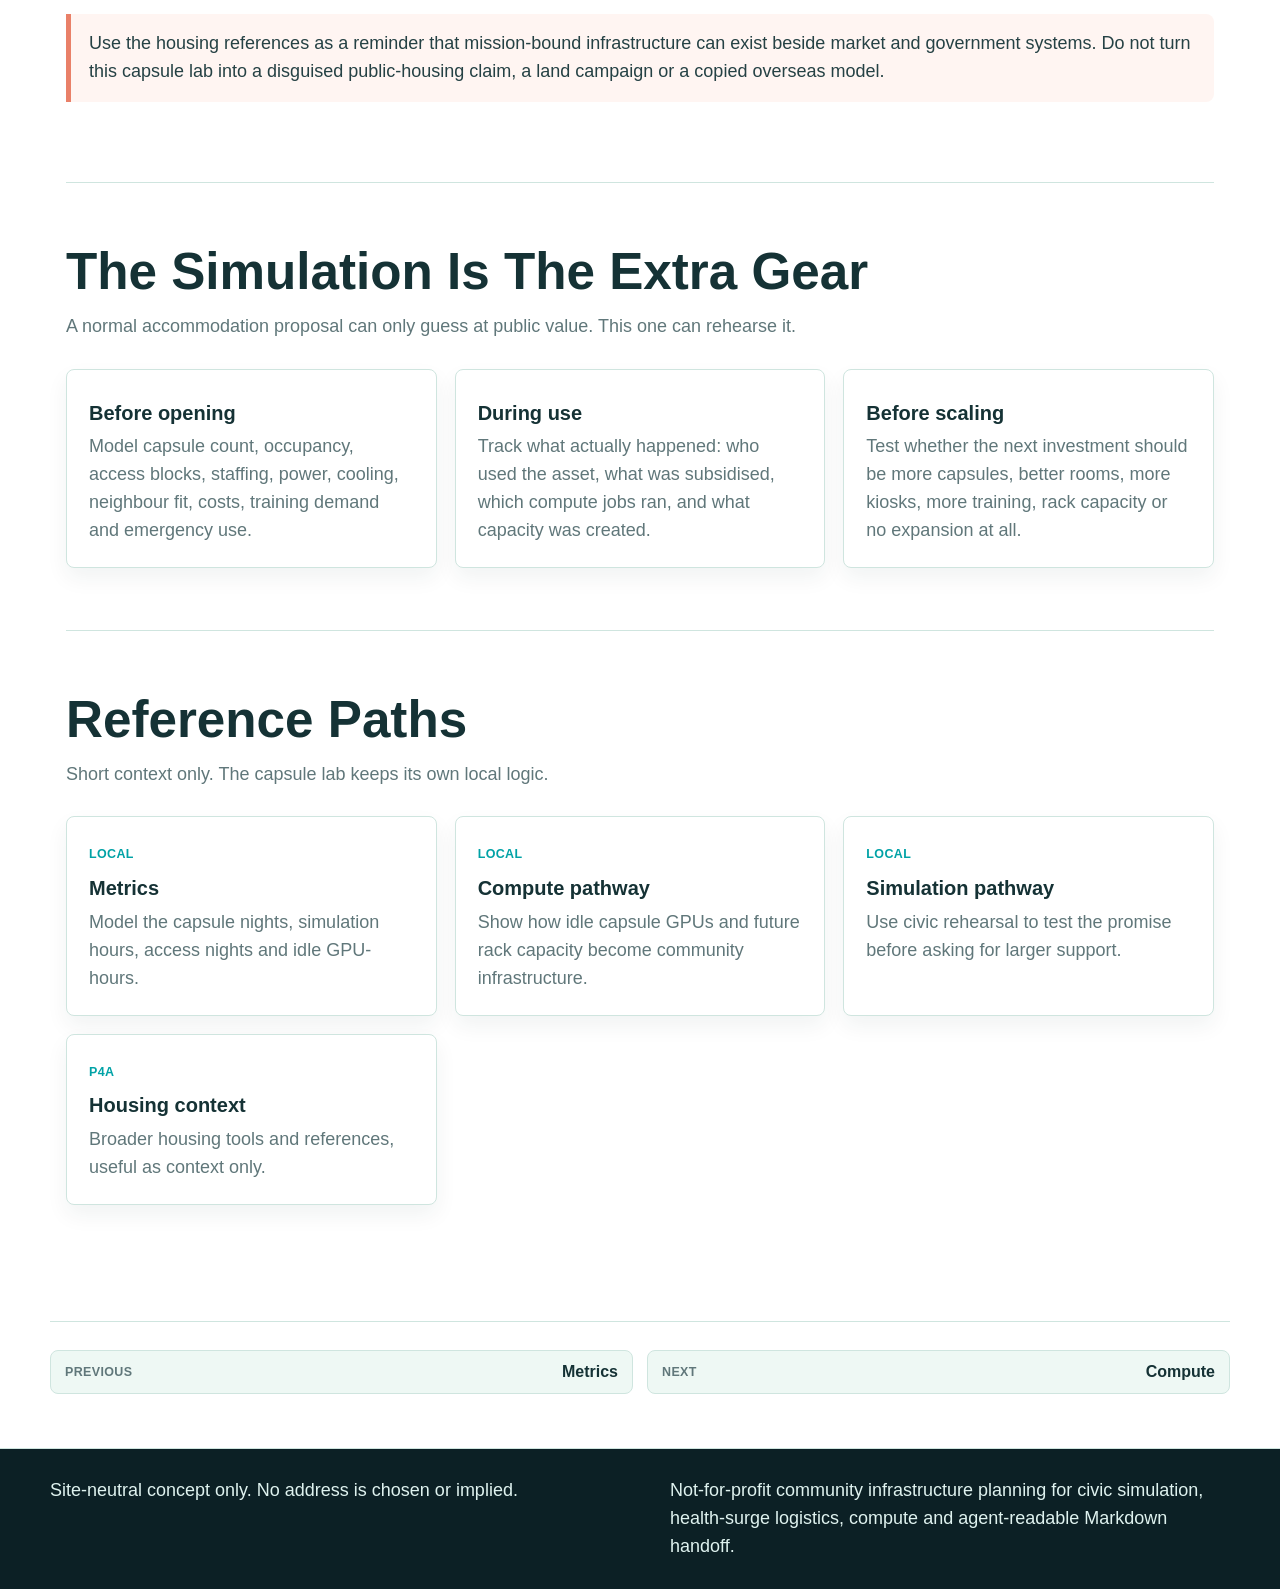
<file: funding.html>
<!doctype html>
<html lang="en-AU">
  <head>
    <meta charset="utf-8">
    <meta name="viewport" content="width=device-width, initial-scale=1">
    <title>Community Funding | Straddie Capsule Surge Lab</title>
    <meta name="description" content="A not-for-profit community infrastructure funding story for the Straddie capsule lab, focused on capsule stays, simulation, compute and protected access blocks.">
    <link rel="stylesheet" href="assets/css/site.css">
    <link rel="icon" href="assets/favicon.svg" type="image/svg+xml">
  <link rel="shortcut icon" href="assets/favicon.ico" type="image/x-icon">
</head>
  <body data-page="funding">
    <header class="site-header" data-site-header></header>
    <main id="main" class="page-shell">
      <section class="page-intro">
        <h1>A Hotel That Refuses To Become Just A Hotel</h1>
        <p class="lede">The capsule lab earns money the ordinary way: people pay to sleep, work, learn, rehearse and run useful jobs. The difference is what the money is allowed to become. Not private yield first. Not a property play in disguise. Community infrastructure first: beds, rooms, GPUs, training time and emergency capacity kept ready because the island has already paid itself to practise.</p>
      </section>

      <section class="page-band full">
        <div class="feature-split">
          <div class="feature-panel">
            <h2>The capsule is the funding unit.</h2>
            <p>Every occupied capsule can fund more than a night of sleep. It can help pay for one public access block, one training seat, one disaster-kiosk rehearsal, one health-surge drill, one simulation hour, one maintenance reserve, one local operator learning how to run the system without waiting for the mainland.</p>
          </div>
          <div class="feature-list">
            <div><strong>Paid stays</strong><p>Visitors, project teams, event crews, visiting specialists, researchers and trainees pay for compact, practical accommodation.</p></div>
            <div><strong>Protected access</strong><p>A share of nights, rooms, training seats and compute hours is held for community, low-cost, emergency or support-backed use.</p></div>
            <div><strong>Simulation income</strong><p>Scenario rooms turn local pressure into paid civic rehearsal: events, waste, transport, care, kiosks, notices and surge planning.</p></div>
            <div><strong>Compute income</strong><p>Idle capsule GPUs and later rack capacity support local AI, media, maps, science jobs and digital twin work under NFP rules.</p></div>
          </div>
        </div>
      </section>

      <section class="page-band">
        <div class="section-head">
          <h2>The Not-For-Profit Spine</h2>
          <p>The structure can be tested later with lawyers, accountants, local reviewers and possible supporters. The public story only needs to be clear now: the asset should be mission-locked before it becomes attractive.</p>
        </div>
        <div class="timeline">
          <article><span>01</span><div><h3>Earn first, extract last</h3><p>Paid stays and paid sessions keep the doors open, but the operating rules decide where surplus can go before scarcity starts making louder arguments.</p></div></article>
          <article><span>02</span><div><h3>Keep a visible access ledger</h3><p>The site should show how many nights, seats, rooms and GPU-hours were protected for community use, not bury the mission in annual-report fog.</p></div></article>
          <article><span>03</span><div><h3>Pay for boring resilience</h3><p>Maintenance, cleaning, insurance, replacement hardware, staff training, backup power and emergency drills are not side costs. They are the point.</p></div></article>
          <article><span>04</span><div><h3>Let simulation police the promise</h3><p>If paid use starts crowding out public use, the model should show it early. If a grant claim does not shift real capacity, the model should say so.</p></div></article>
          <article><span>05</span><div><h3>Return value locally</h3><p>Local operators, trainees, builders, cleaners, facilitators, carers, technicians and civic-data workers should be part of the value loop.</p></div></article>
        </div>
      </section>

      <section class="page-band">
        <div class="section-head">
          <h2>What The Money Pays For</h2>
          <p>The funding case becomes stronger when the site can name what the income keeps alive.</p>
        </div>
        <div class="metric-grid">
          <article class="metric-card"><h3>Access blocks</h3><p>Reserved nights and room sessions for community, emergency, low-cost, visiting-worker or support-backed use.</p></article>
          <article class="metric-card"><h3>Training seats</h3><p>AI literacy, simulation operations, kiosk support, noticeboard publishing, health-surge administration and local technician pathways.</p></article>
          <article class="metric-card"><h3>Surge readiness</h3><p>Temporary beds, calm rooms, check-in flows, staff rest, public updates, privacy practice and drills before the emergency.</p></article>
          <article class="metric-card"><h3>Compute renewal</h3><p>GPU replacement, cooling, power, storage, cybersecurity, local model operations and future rack-readiness.</p></article>
          <article class="metric-card"><h3>Public evidence</h3><p>Source-dated Markdown, dashboards, scenario notes, correction trails and simple reports that humans and agents can reopen.</p></article>
          <article class="metric-card"><h3>Local reserve</h3><p>A protected reserve for repairs, outages, insurance shocks, emergency operations and public access subsidies.</p></article>
        </div>
      </section>

      <section class="page-band">
        <div class="section-head">
          <h2>The Housing Segue Is Small</h2>
          <p>This is not a housing model. It is a capsule-hotel funding model that can reduce pressure around housing by absorbing short stays that should not be competing with long-term homes. The P4A housing page has broader tools, including a brief Denmark reference, but here they are only background context.</p>
        </div>
        <p class="claim-boundary">Use the housing references as a reminder that mission-bound infrastructure can exist beside market and government systems. Do not turn this capsule lab into a disguised public-housing claim, a land campaign or a copied overseas model.</p>
      </section>

      <section class="page-band">
        <div class="section-head">
          <h2>The Simulation Is The Extra Gear</h2>
          <p>A normal accommodation proposal can only guess at public value. This one can rehearse it.</p>
        </div>
        <div class="metric-grid">
          <article class="metric-card"><h3>Before opening</h3><p>Model capsule count, occupancy, access blocks, staffing, power, cooling, neighbour fit, costs, training demand and emergency use.</p></article>
          <article class="metric-card"><h3>During use</h3><p>Track what actually happened: who used the asset, what was subsidised, which compute jobs ran, and what capacity was created.</p></article>
          <article class="metric-card"><h3>Before scaling</h3><p>Test whether the next investment should be more capsules, better rooms, more kiosks, more training, rack capacity or no expansion at all.</p></article>
        </div>
      </section>

      <section class="page-band">
        <div class="section-head">
          <h2>Reference Paths</h2>
          <p>Short context only. The capsule lab keeps its own local logic.</p>
        </div>
        <div class="reference-grid">
          <a class="reference-card" href="metrics.html"><span>Local</span><strong>Metrics</strong><p>Model the capsule nights, simulation hours, access nights and idle GPU-hours.</p></a>
          <a class="reference-card" href="compute.html"><span>Local</span><strong>Compute pathway</strong><p>Show how idle capsule GPUs and future rack capacity become community infrastructure.</p></a>
          <a class="reference-card" href="simulations.html"><span>Local</span><strong>Simulation pathway</strong><p>Use civic rehearsal to test the promise before asking for larger support.</p></a>
          <a class="reference-card" href="https://auraofintelligence.github.io/p4a_xyz/pages/housing-simulations.html" target="_blank" rel="noopener noreferrer"><span>P4A</span><strong>Housing context</strong><p>Broader housing tools and references, useful as context only.</p></a>
        </div>
      </section>
    </main>
    <footer class="site-footer" data-site-footer></footer>
    <script src="assets/js/builders.js"></script>
    <script src="assets/js/site.js"></script>
  </body>
</html>
</file>
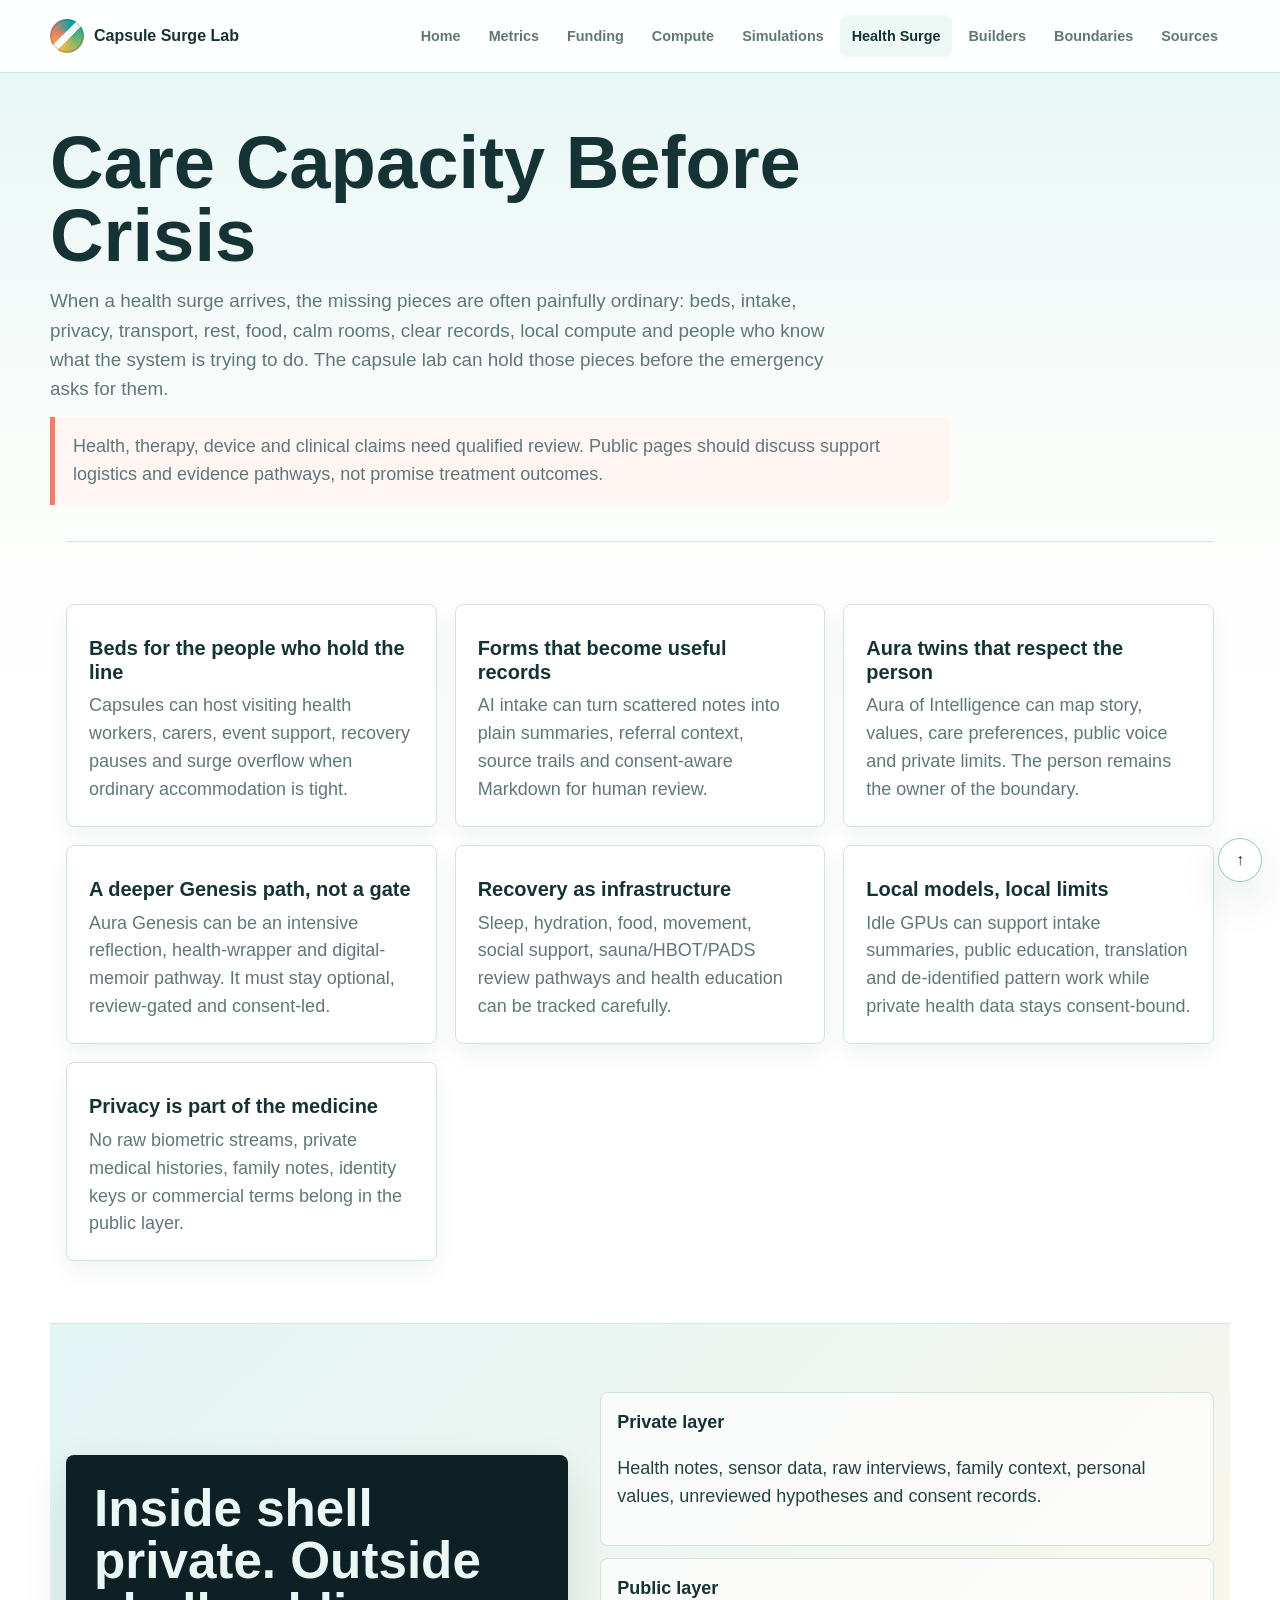
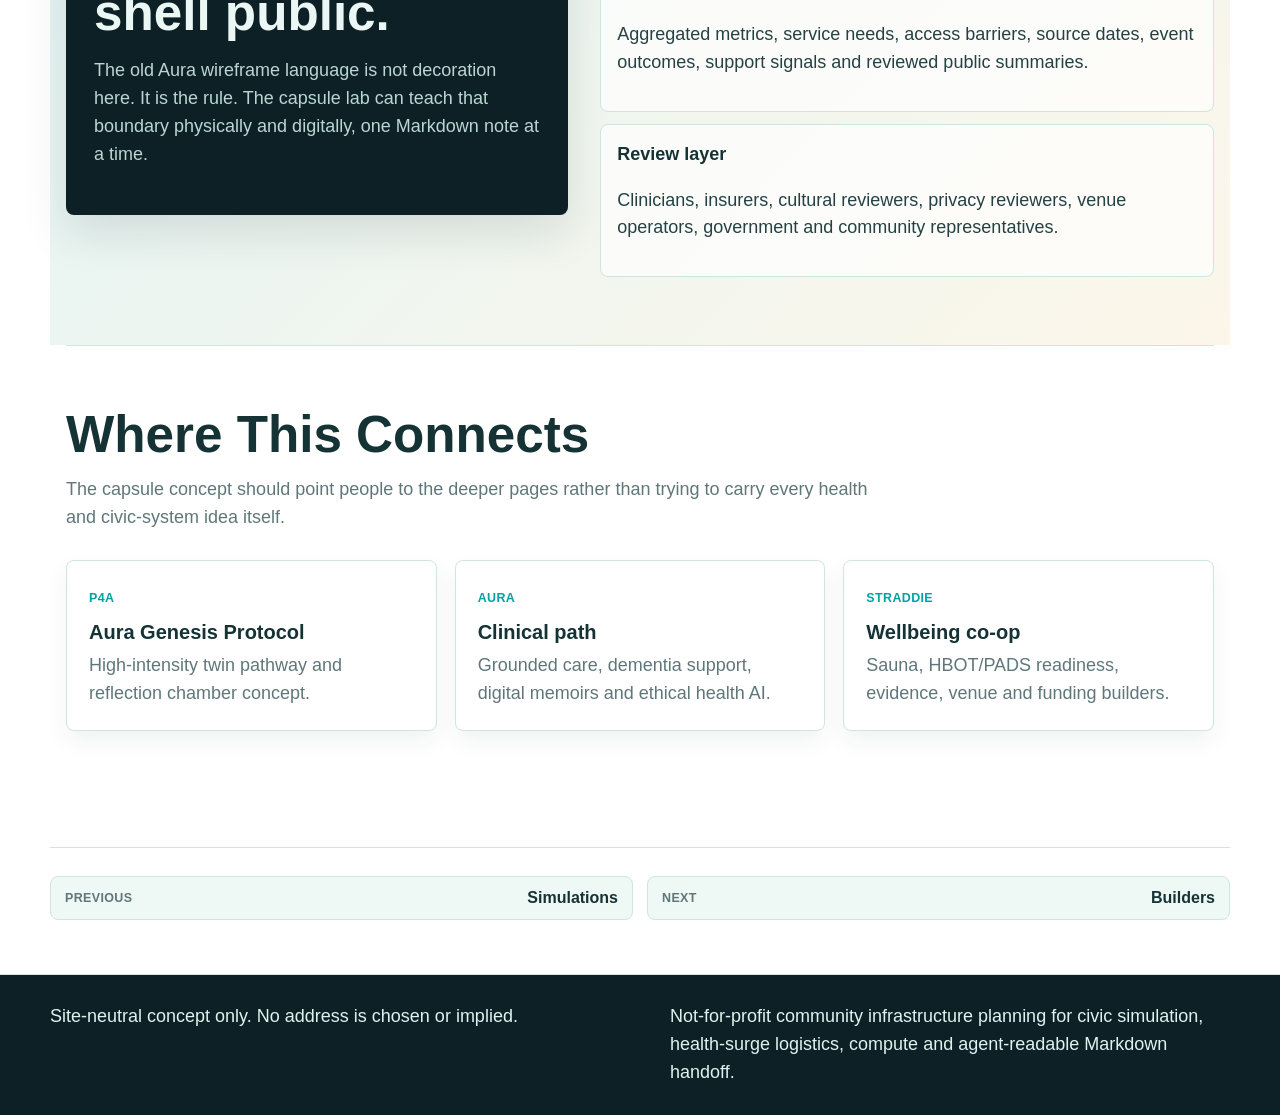
<file: health-surge.html>
<!doctype html>
<html lang="en-AU">
  <head>
    <meta charset="utf-8">
    <meta name="viewport" content="width=device-width, initial-scale=1">
    <title>Health Surge And Aura | Straddie Capsule Surge Lab</title>
    <meta name="description" content="Health-surge support, Aura of Intelligence and public/private digital twin boundaries for the Straddie capsule concept.">
    <link rel="stylesheet" href="assets/css/site.css">
    <link rel="icon" href="assets/favicon.svg" type="image/svg+xml">
  <link rel="shortcut icon" href="assets/favicon.ico" type="image/x-icon">
</head>
  <body data-page="health">
    <header class="site-header" data-site-header></header>
    <main id="main" class="page-shell">
      <section class="page-intro">
        <h1>Care Capacity Before Crisis</h1>
        <p class="lede">When a health surge arrives, the missing pieces are often painfully ordinary: beds, intake, privacy, transport, rest, food, calm rooms, clear records, local compute and people who know what the system is trying to do. The capsule lab can hold those pieces before the emergency asks for them.</p>
        <p class="claim-boundary">Health, therapy, device and clinical claims need qualified review. Public pages should discuss support logistics and evidence pathways, not promise treatment outcomes.</p>
      </section>

      <section class="page-band">
        <div class="metric-grid">
          <article class="metric-card"><h3>Beds for the people who hold the line</h3><p>Capsules can host visiting health workers, carers, event support, recovery pauses and surge overflow when ordinary accommodation is tight.</p></article>
          <article class="metric-card"><h3>Forms that become useful records</h3><p>AI intake can turn scattered notes into plain summaries, referral context, source trails and consent-aware Markdown for human review.</p></article>
          <article class="metric-card"><h3>Aura twins that respect the person</h3><p>Aura of Intelligence can map story, values, care preferences, public voice and private limits. The person remains the owner of the boundary.</p></article>
          <article class="metric-card"><h3>A deeper Genesis path, not a gate</h3><p>Aura Genesis can be an intensive reflection, health-wrapper and digital-memoir pathway. It must stay optional, review-gated and consent-led.</p></article>
          <article class="metric-card"><h3>Recovery as infrastructure</h3><p>Sleep, hydration, food, movement, social support, sauna/HBOT/PADS review pathways and health education can be tracked carefully.</p></article>
          <article class="metric-card"><h3>Local models, local limits</h3><p>Idle GPUs can support intake summaries, public education, translation and de-identified pattern work while private health data stays consent-bound.</p></article>
          <article class="metric-card"><h3>Privacy is part of the medicine</h3><p>No raw biometric streams, private medical histories, family notes, identity keys or commercial terms belong in the public layer.</p></article>
        </div>
      </section>

      <section class="page-band full">
        <div class="feature-split">
          <div class="feature-panel">
            <h2>Inside shell private. Outside shell public.</h2>
            <p>The old Aura wireframe language is not decoration here. It is the rule. The capsule lab can teach that boundary physically and digitally, one Markdown note at a time.</p>
          </div>
          <div class="feature-list">
            <div><strong>Private layer</strong><p>Health notes, sensor data, raw interviews, family context, personal values, unreviewed hypotheses and consent records.</p></div>
            <div><strong>Public layer</strong><p>Aggregated metrics, service needs, access barriers, source dates, event outcomes, support signals and reviewed public summaries.</p></div>
            <div><strong>Review layer</strong><p>Clinicians, insurers, cultural reviewers, privacy reviewers, venue operators, government and community representatives.</p></div>
          </div>
        </div>
      </section>

      <section class="page-band">
        <div class="section-head">
          <h2>Where This Connects</h2>
          <p>The capsule concept should point people to the deeper pages rather than trying to carry every health and civic-system idea itself.</p>
        </div>
        <div class="reference-grid">
          <a class="reference-card" href="https://auraofintelligence.github.io/p4a_xyz/pages/aura-genesis.html" target="_blank" rel="noopener noreferrer"><span>P4A</span><strong>Aura Genesis Protocol</strong><p>High-intensity twin pathway and reflection chamber concept.</p></a>
          <a class="reference-card" href="https://auraofintelligence.github.io/p4a_xyz/pages/aura-clinical-path.html" target="_blank" rel="noopener noreferrer"><span>Aura</span><strong>Clinical path</strong><p>Grounded care, dementia support, digital memoirs and ethical health AI.</p></a>
          <a class="reference-card" href="https://auraofintelligence.github.io/straddie-vitality-network-builders/" target="_blank" rel="noopener noreferrer"><span>Straddie</span><strong>Wellbeing co-op</strong><p>Sauna, HBOT/PADS readiness, evidence, venue and funding builders.</p></a>
        </div>
      </section>
    </main>
    <footer class="site-footer" data-site-footer></footer>
    <script src="assets/js/builders.js"></script>
    <script src="assets/js/site.js"></script>
  </body>
</html>
</file>
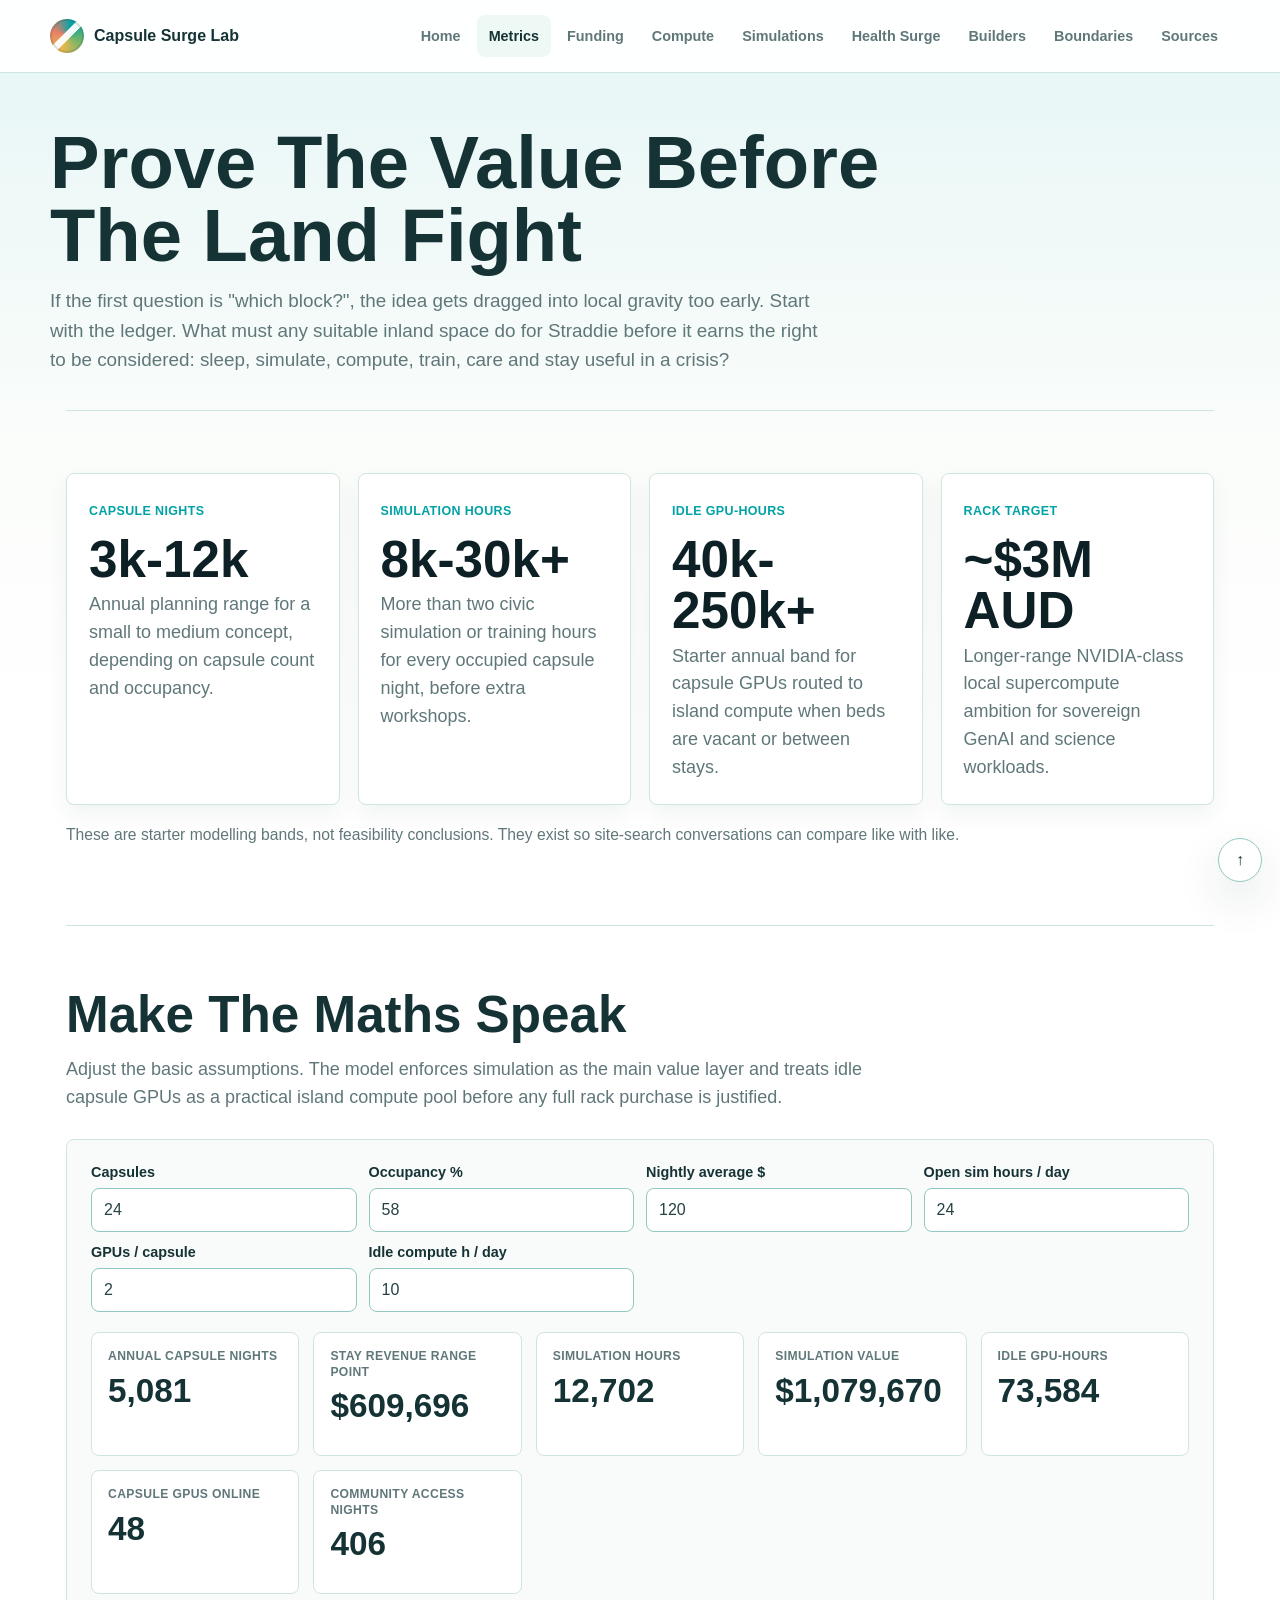
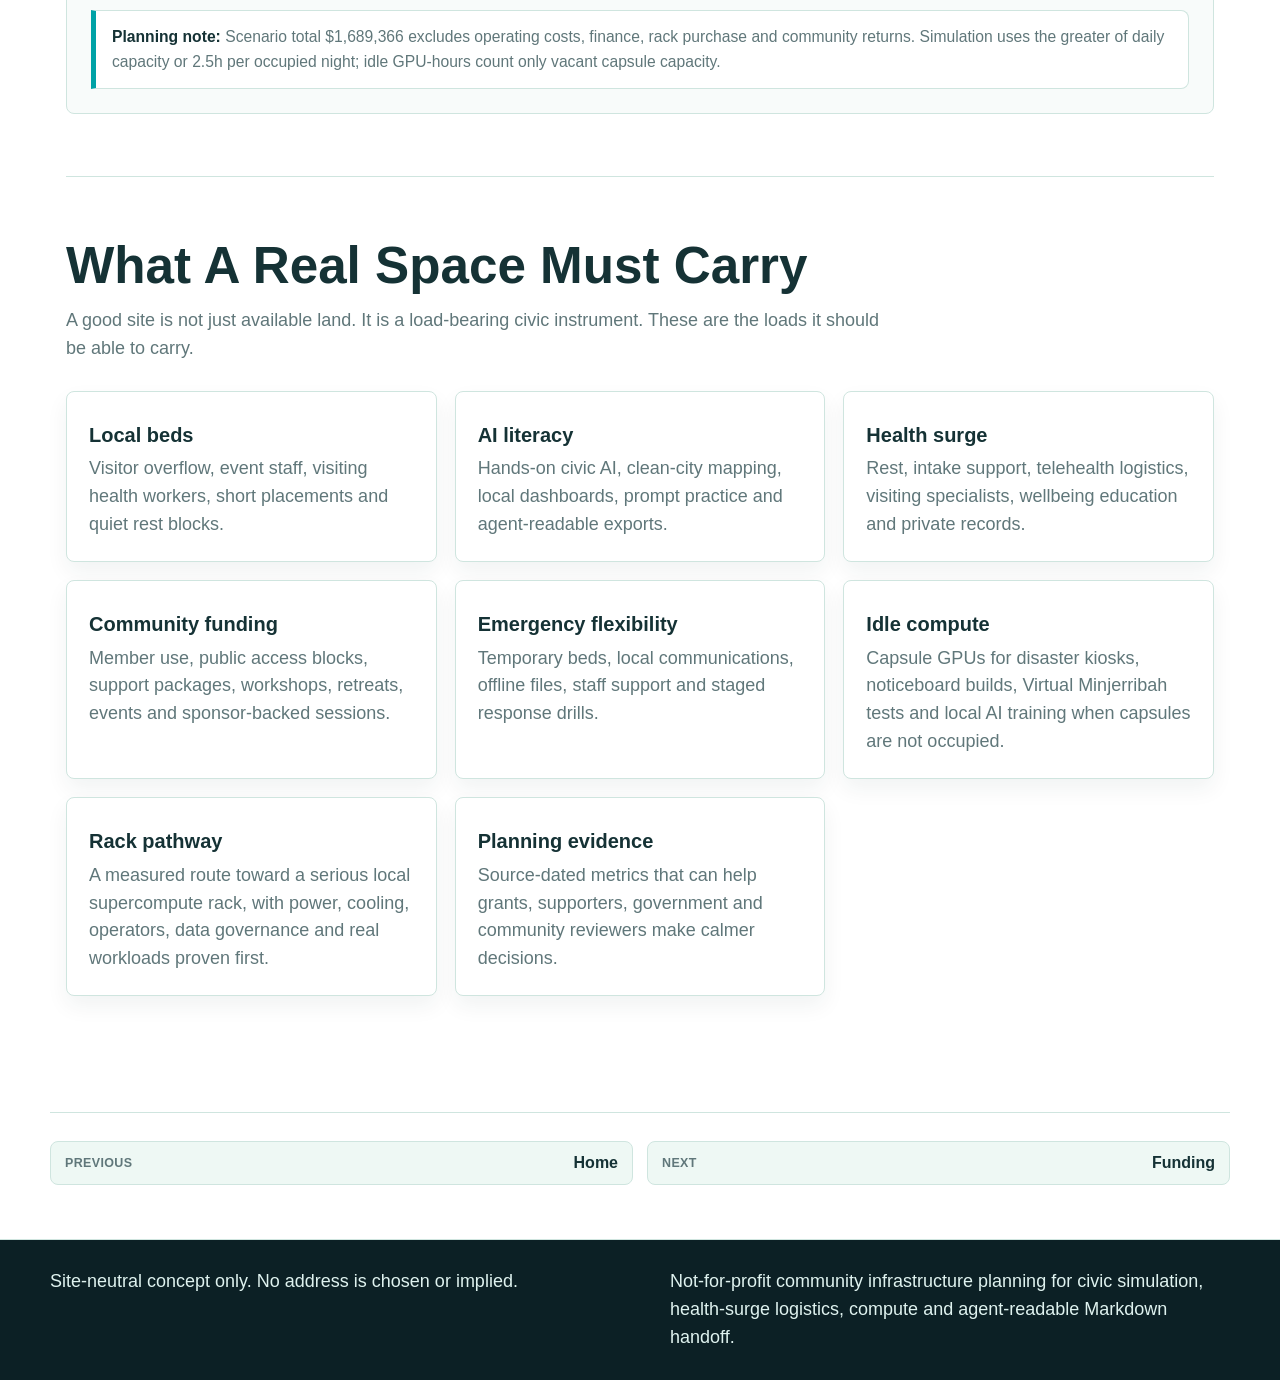
<file: metrics.html>
<!doctype html>
<html lang="en-AU">
  <head>
    <meta charset="utf-8">
    <meta name="viewport" content="width=device-width, initial-scale=1">
    <title>Value Metrics | Straddie Capsule Surge Lab</title>
    <meta name="description" content="Site-neutral metrics for a theoretical inland capsule hotel, island compute layer and civic simulation lab on Straddie.">
    <link rel="stylesheet" href="assets/css/site.css">
    <link rel="icon" href="assets/favicon.svg" type="image/svg+xml">
  <link rel="shortcut icon" href="assets/favicon.ico" type="image/x-icon">
</head>
  <body data-page="metrics">
    <header class="site-header" data-site-header></header>
    <main id="main" class="page-shell">
      <section class="page-intro">
        <h1>Prove The Value Before The Land Fight</h1>
        <p class="lede">If the first question is "which block?", the idea gets dragged into local gravity too early. Start with the ledger. What must any suitable inland space do for Straddie before it earns the right to be considered: sleep, simulate, compute, train, care and stay useful in a crisis?</p>
      </section>

      <section class="page-band">
        <div class="metric-grid four">
          <article class="metric-card"><span class="metric-label">Capsule nights</span><strong>3k-12k</strong><p>Annual planning range for a small to medium concept, depending on capsule count and occupancy.</p></article>
          <article class="metric-card"><span class="metric-label">Simulation hours</span><strong>8k-30k+</strong><p>More than two civic simulation or training hours for every occupied capsule night, before extra workshops.</p></article>
          <article class="metric-card"><span class="metric-label">Idle GPU-hours</span><strong>40k-250k+</strong><p>Starter annual band for capsule GPUs routed to island compute when beds are vacant or between stays.</p></article>
          <article class="metric-card"><span class="metric-label">Rack target</span><strong>~$3M AUD</strong><p>Longer-range NVIDIA-class local supercompute ambition for sovereign GenAI and science workloads.</p></article>
        </div>
        <p class="metric-note">These are starter modelling bands, not feasibility conclusions. They exist so site-search conversations can compare like with like.</p>
      </section>

      <section class="page-band">
        <div class="section-head">
          <h2>Make The Maths Speak</h2>
          <p>Adjust the basic assumptions. The model enforces simulation as the main value layer and treats idle capsule GPUs as a practical island compute pool before any full rack purchase is justified.</p>
        </div>
        <div class="calc-panel" data-scenario>
          <div class="calc-grid">
            <label class="field">Capsules <input name="capsules" type="number" min="4" max="80" value="24"></label>
            <label class="field">Occupancy % <input name="occupancy" type="number" min="10" max="95" value="58"></label>
            <label class="field">Nightly average $ <input name="nightly" type="number" min="40" max="450" value="120"></label>
            <label class="field">Open sim hours / day <input name="podHours" type="number" min="0" max="120" value="24"></label>
            <label class="field">GPUs / capsule <input name="gpus" type="number" min="0" max="4" value="2"></label>
            <label class="field">Idle compute h / day <input name="idleComputeHours" type="number" min="0" max="24" value="10"></label>
          </div>
          <div class="scenario-output" data-scenario-output></div>
        </div>
      </section>

      <section class="page-band">
        <div class="section-head">
          <h2>What A Real Space Must Carry</h2>
          <p>A good site is not just available land. It is a load-bearing civic instrument. These are the loads it should be able to carry.</p>
        </div>
        <div class="metric-grid">
          <article class="metric-card"><h3>Local beds</h3><p>Visitor overflow, event staff, visiting health workers, short placements and quiet rest blocks.</p></article>
          <article class="metric-card"><h3>AI literacy</h3><p>Hands-on civic AI, clean-city mapping, local dashboards, prompt practice and agent-readable exports.</p></article>
          <article class="metric-card"><h3>Health surge</h3><p>Rest, intake support, telehealth logistics, visiting specialists, wellbeing education and private records.</p></article>
          <article class="metric-card"><h3>Community funding</h3><p>Member use, public access blocks, support packages, workshops, retreats, events and sponsor-backed sessions.</p></article>
          <article class="metric-card"><h3>Emergency flexibility</h3><p>Temporary beds, local communications, offline files, staff support and staged response drills.</p></article>
          <article class="metric-card"><h3>Idle compute</h3><p>Capsule GPUs for disaster kiosks, noticeboard builds, Virtual Minjerribah tests and local AI training when capsules are not occupied.</p></article>
          <article class="metric-card"><h3>Rack pathway</h3><p>A measured route toward a serious local supercompute rack, with power, cooling, operators, data governance and real workloads proven first.</p></article>
          <article class="metric-card"><h3>Planning evidence</h3><p>Source-dated metrics that can help grants, supporters, government and community reviewers make calmer decisions.</p></article>
        </div>
      </section>
    </main>
    <footer class="site-footer" data-site-footer></footer>
    <script src="assets/js/builders.js"></script>
    <script src="assets/js/site.js"></script>
  </body>
</html>
</file>
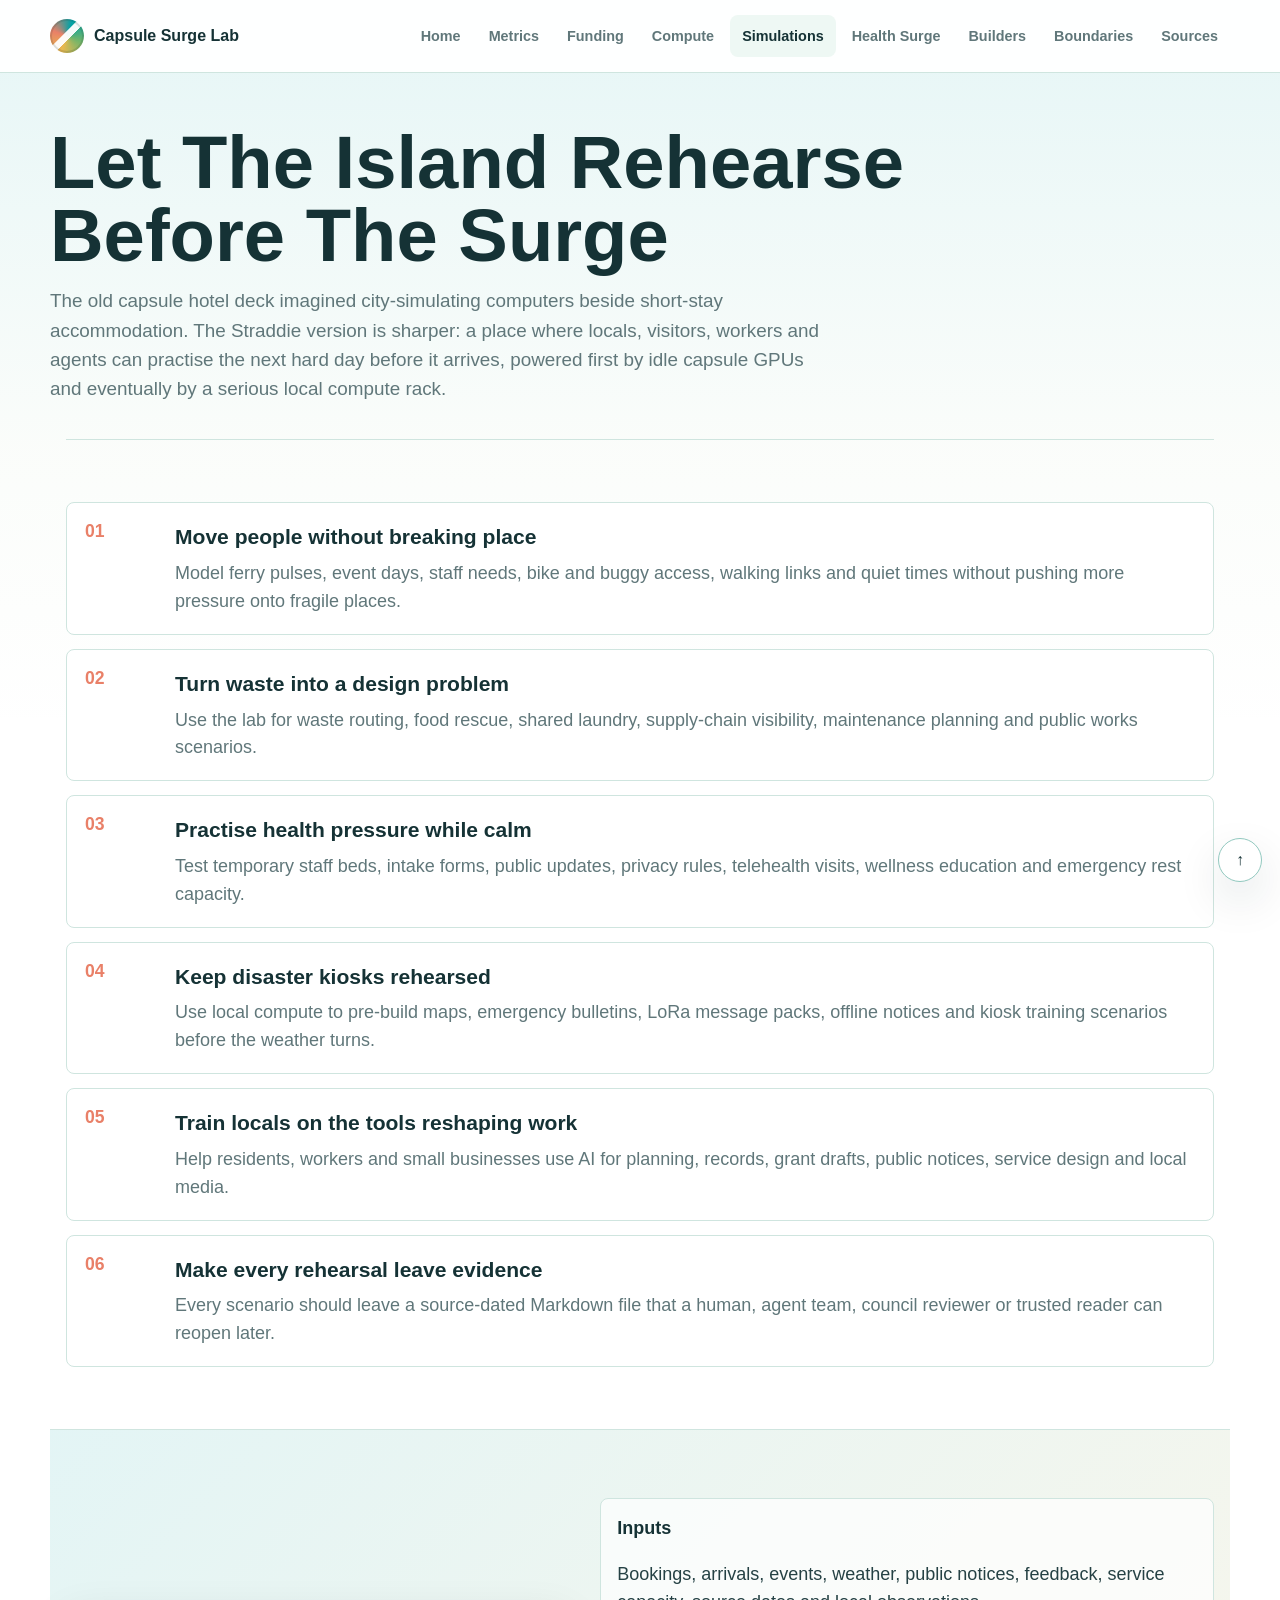
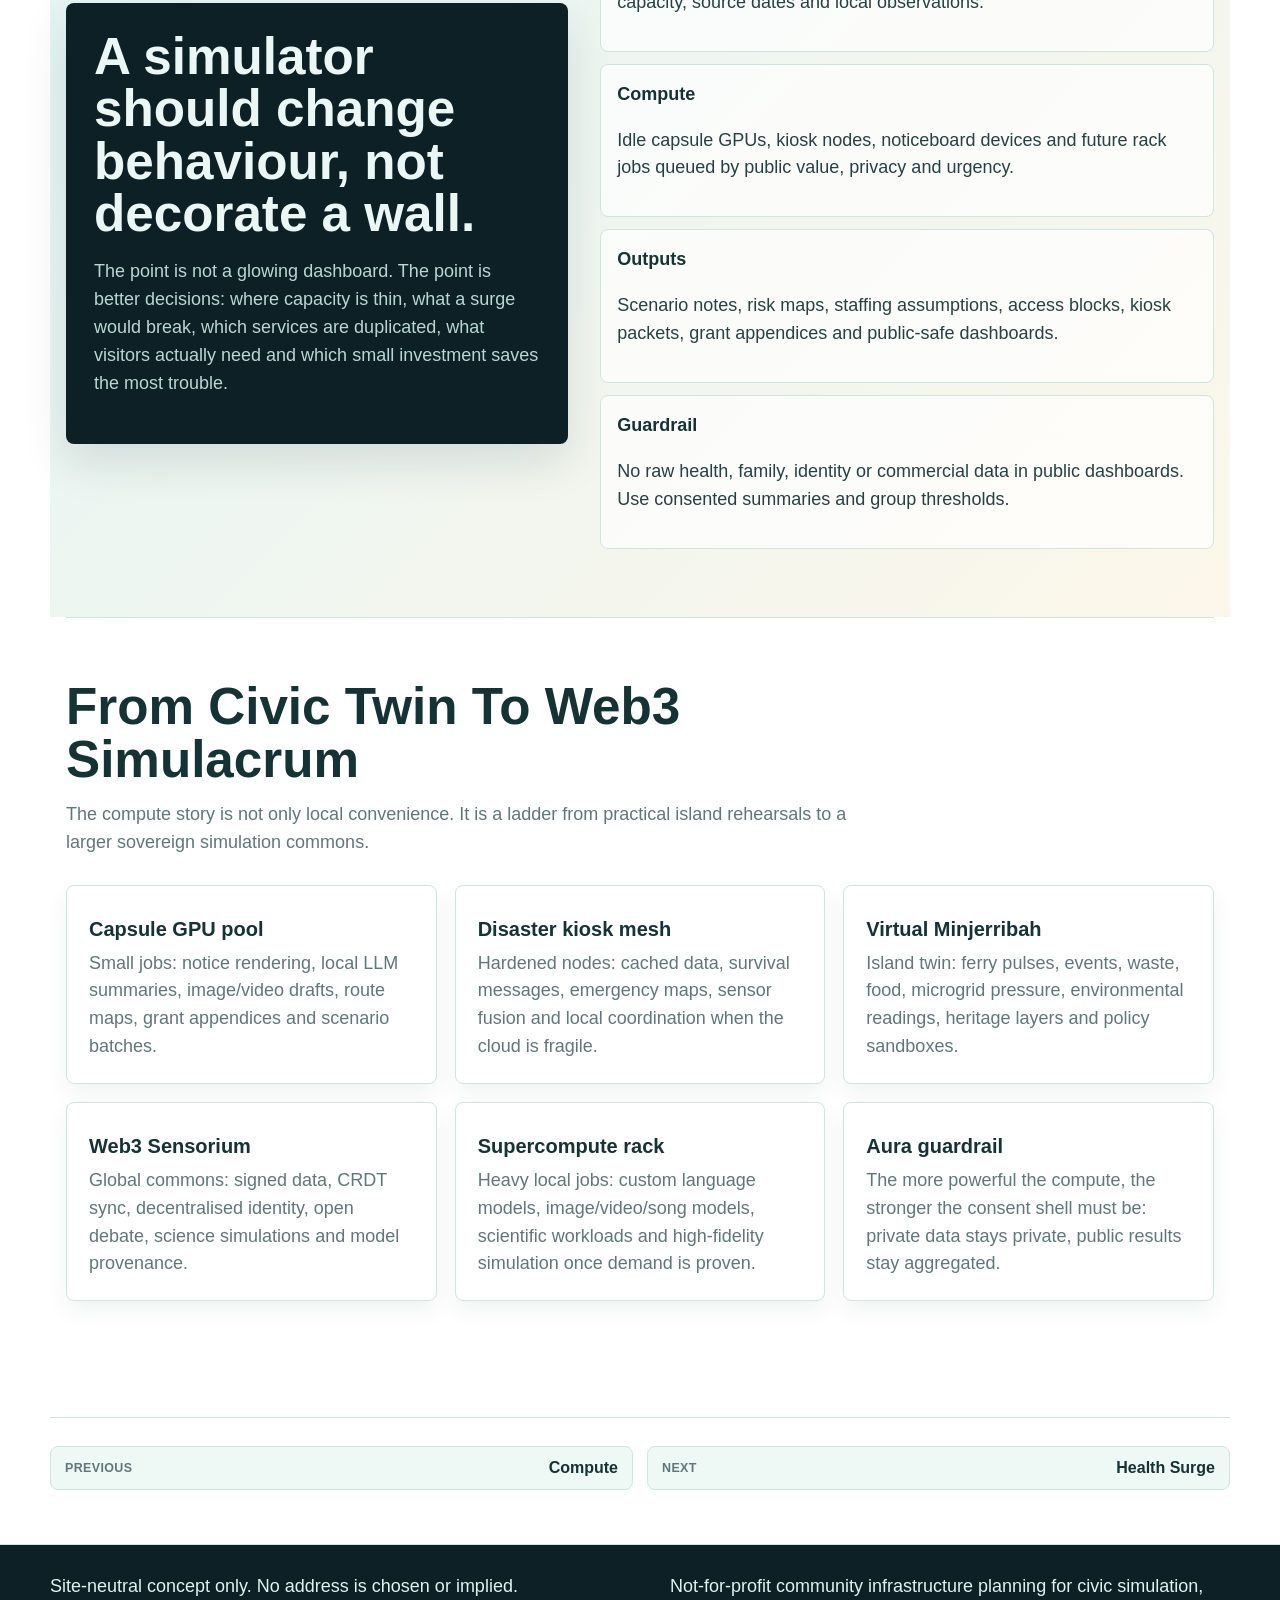
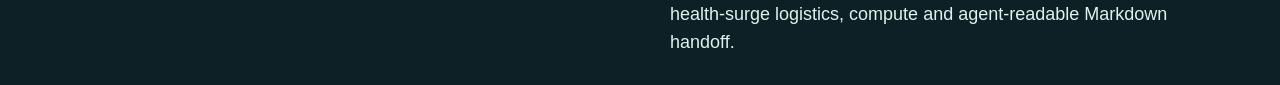
<file: simulations.html>
<!doctype html>
<html lang="en-AU">
  <head>
    <meta charset="utf-8">
    <meta name="viewport" content="width=device-width, initial-scale=1">
    <title>Civic Simulations | Straddie Capsule Surge Lab</title>
    <meta name="description" content="Civic simulation, island compute, AI literacy and clean-city planning uses for a theoretical inland capsule hotel on Straddie.">
    <link rel="stylesheet" href="assets/css/site.css">
    <link rel="icon" href="assets/favicon.svg" type="image/svg+xml">
  <link rel="shortcut icon" href="assets/favicon.ico" type="image/x-icon">
</head>
  <body data-page="simulations">
    <header class="site-header" data-site-header></header>
    <main id="main" class="page-shell">
      <section class="page-intro">
        <h1>Let The Island Rehearse Before The Surge</h1>
        <p class="lede">The old capsule hotel deck imagined city-simulating computers beside short-stay accommodation. The Straddie version is sharper: a place where locals, visitors, workers and agents can practise the next hard day before it arrives, powered first by idle capsule GPUs and eventually by a serious local compute rack.</p>
      </section>

      <section class="page-band">
        <div class="timeline">
          <article><span>01</span><div><h3>Move people without breaking place</h3><p>Model ferry pulses, event days, staff needs, bike and buggy access, walking links and quiet times without pushing more pressure onto fragile places.</p></div></article>
          <article><span>02</span><div><h3>Turn waste into a design problem</h3><p>Use the lab for waste routing, food rescue, shared laundry, supply-chain visibility, maintenance planning and public works scenarios.</p></div></article>
          <article><span>03</span><div><h3>Practise health pressure while calm</h3><p>Test temporary staff beds, intake forms, public updates, privacy rules, telehealth visits, wellness education and emergency rest capacity.</p></div></article>
          <article><span>04</span><div><h3>Keep disaster kiosks rehearsed</h3><p>Use local compute to pre-build maps, emergency bulletins, LoRa message packs, offline notices and kiosk training scenarios before the weather turns.</p></div></article>
          <article><span>05</span><div><h3>Train locals on the tools reshaping work</h3><p>Help residents, workers and small businesses use AI for planning, records, grant drafts, public notices, service design and local media.</p></div></article>
          <article><span>06</span><div><h3>Make every rehearsal leave evidence</h3><p>Every scenario should leave a source-dated Markdown file that a human, agent team, council reviewer or trusted reader can reopen later.</p></div></article>
        </div>
      </section>

      <section class="page-band full">
        <div class="feature-split">
          <div class="feature-panel">
            <h2>A simulator should change behaviour, not decorate a wall.</h2>
            <p>The point is not a glowing dashboard. The point is better decisions: where capacity is thin, what a surge would break, which services are duplicated, what visitors actually need and which small investment saves the most trouble.</p>
          </div>
          <div class="feature-list">
            <div><strong>Inputs</strong><p>Bookings, arrivals, events, weather, public notices, feedback, service capacity, source dates and local observations.</p></div>
            <div><strong>Compute</strong><p>Idle capsule GPUs, kiosk nodes, noticeboard devices and future rack jobs queued by public value, privacy and urgency.</p></div>
            <div><strong>Outputs</strong><p>Scenario notes, risk maps, staffing assumptions, access blocks, kiosk packets, grant appendices and public-safe dashboards.</p></div>
            <div><strong>Guardrail</strong><p>No raw health, family, identity or commercial data in public dashboards. Use consented summaries and group thresholds.</p></div>
          </div>
        </div>
      </section>

      <section class="page-band">
        <div class="section-head">
          <h2>From Civic Twin To Web3 Simulacrum</h2>
          <p>The compute story is not only local convenience. It is a ladder from practical island rehearsals to a larger sovereign simulation commons.</p>
        </div>
        <div class="metric-grid">
          <article class="metric-card"><h3>Capsule GPU pool</h3><p>Small jobs: notice rendering, local LLM summaries, image/video drafts, route maps, grant appendices and scenario batches.</p></article>
          <article class="metric-card"><h3>Disaster kiosk mesh</h3><p>Hardened nodes: cached data, survival messages, emergency maps, sensor fusion and local coordination when the cloud is fragile.</p></article>
          <article class="metric-card"><h3>Virtual Minjerribah</h3><p>Island twin: ferry pulses, events, waste, food, microgrid pressure, environmental readings, heritage layers and policy sandboxes.</p></article>
          <article class="metric-card"><h3>Web3 Sensorium</h3><p>Global commons: signed data, CRDT sync, decentralised identity, open debate, science simulations and model provenance.</p></article>
          <article class="metric-card"><h3>Supercompute rack</h3><p>Heavy local jobs: custom language models, image/video/song models, scientific workloads and high-fidelity simulation once demand is proven.</p></article>
          <article class="metric-card"><h3>Aura guardrail</h3><p>The more powerful the compute, the stronger the consent shell must be: private data stays private, public results stay aggregated.</p></article>
        </div>
      </section>
    </main>
    <footer class="site-footer" data-site-footer></footer>
    <script src="assets/js/builders.js"></script>
    <script src="assets/js/site.js"></script>
  </body>
</html>
</file>
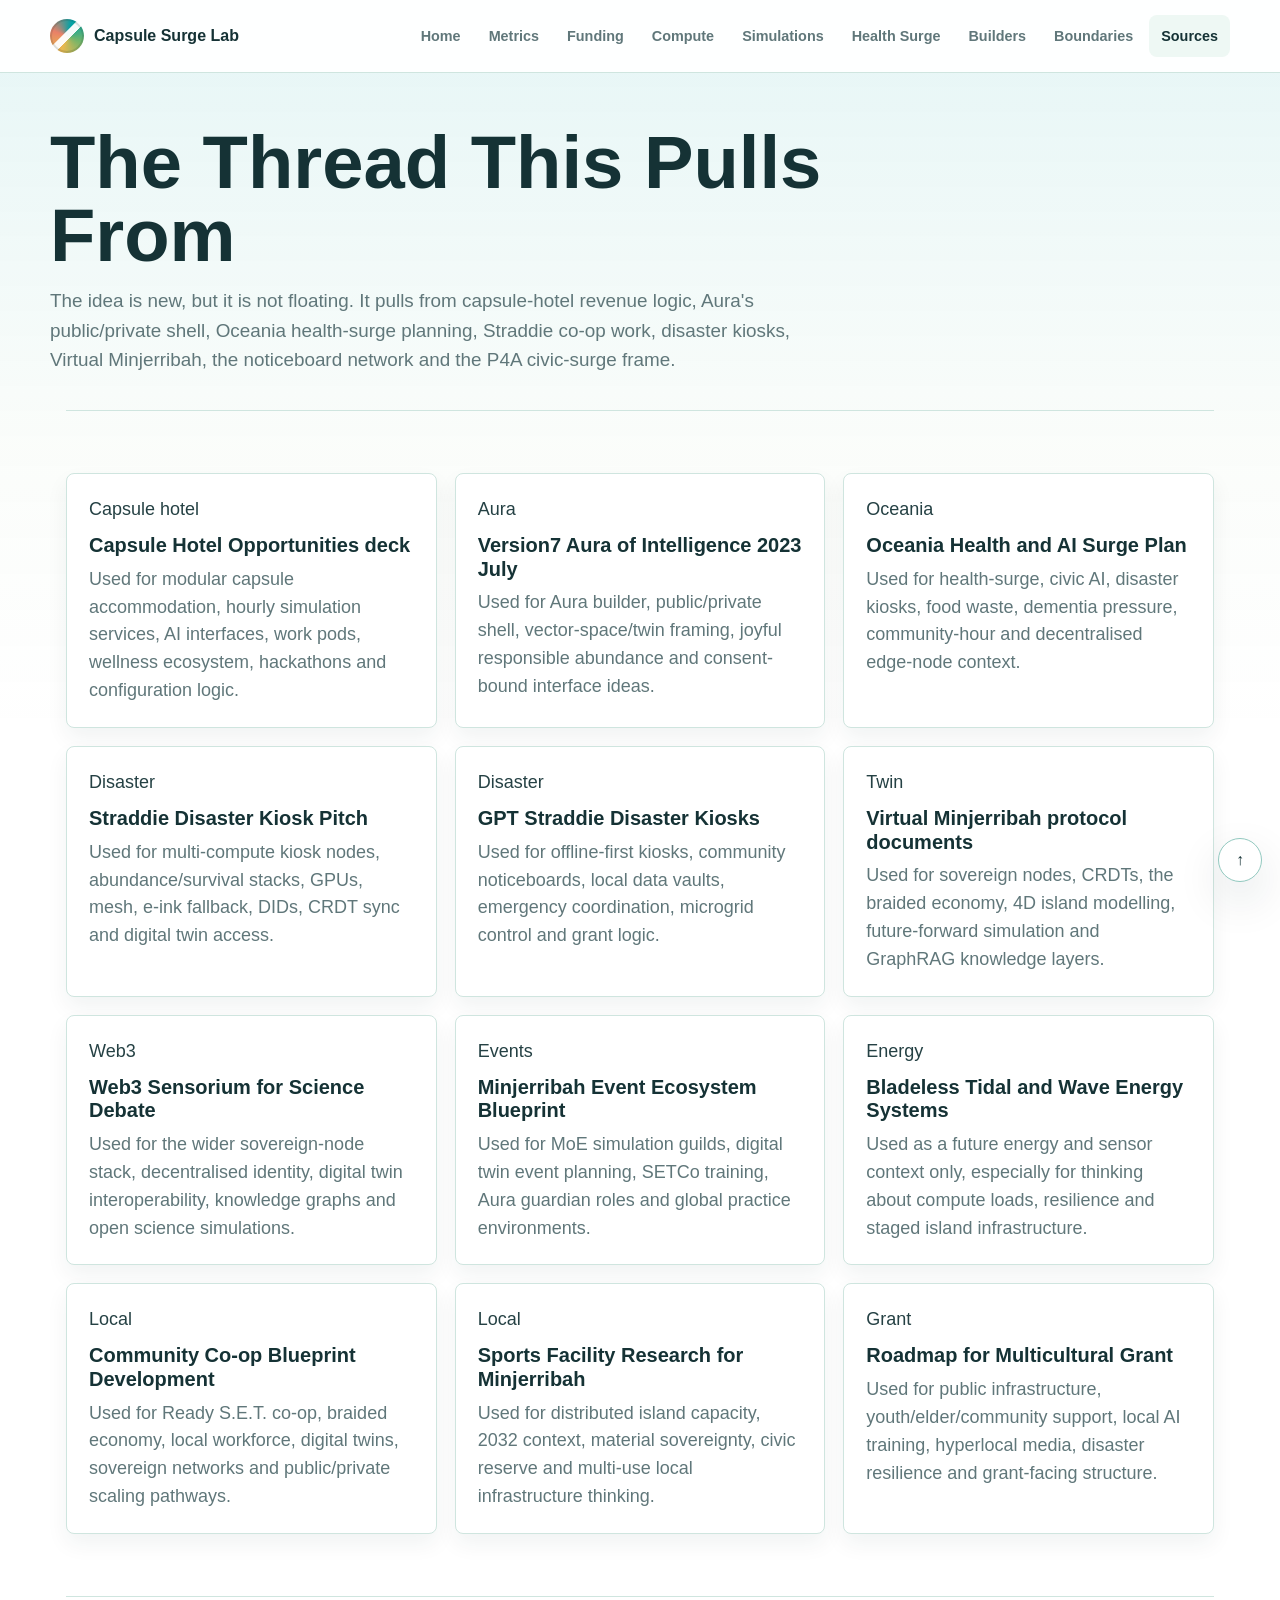
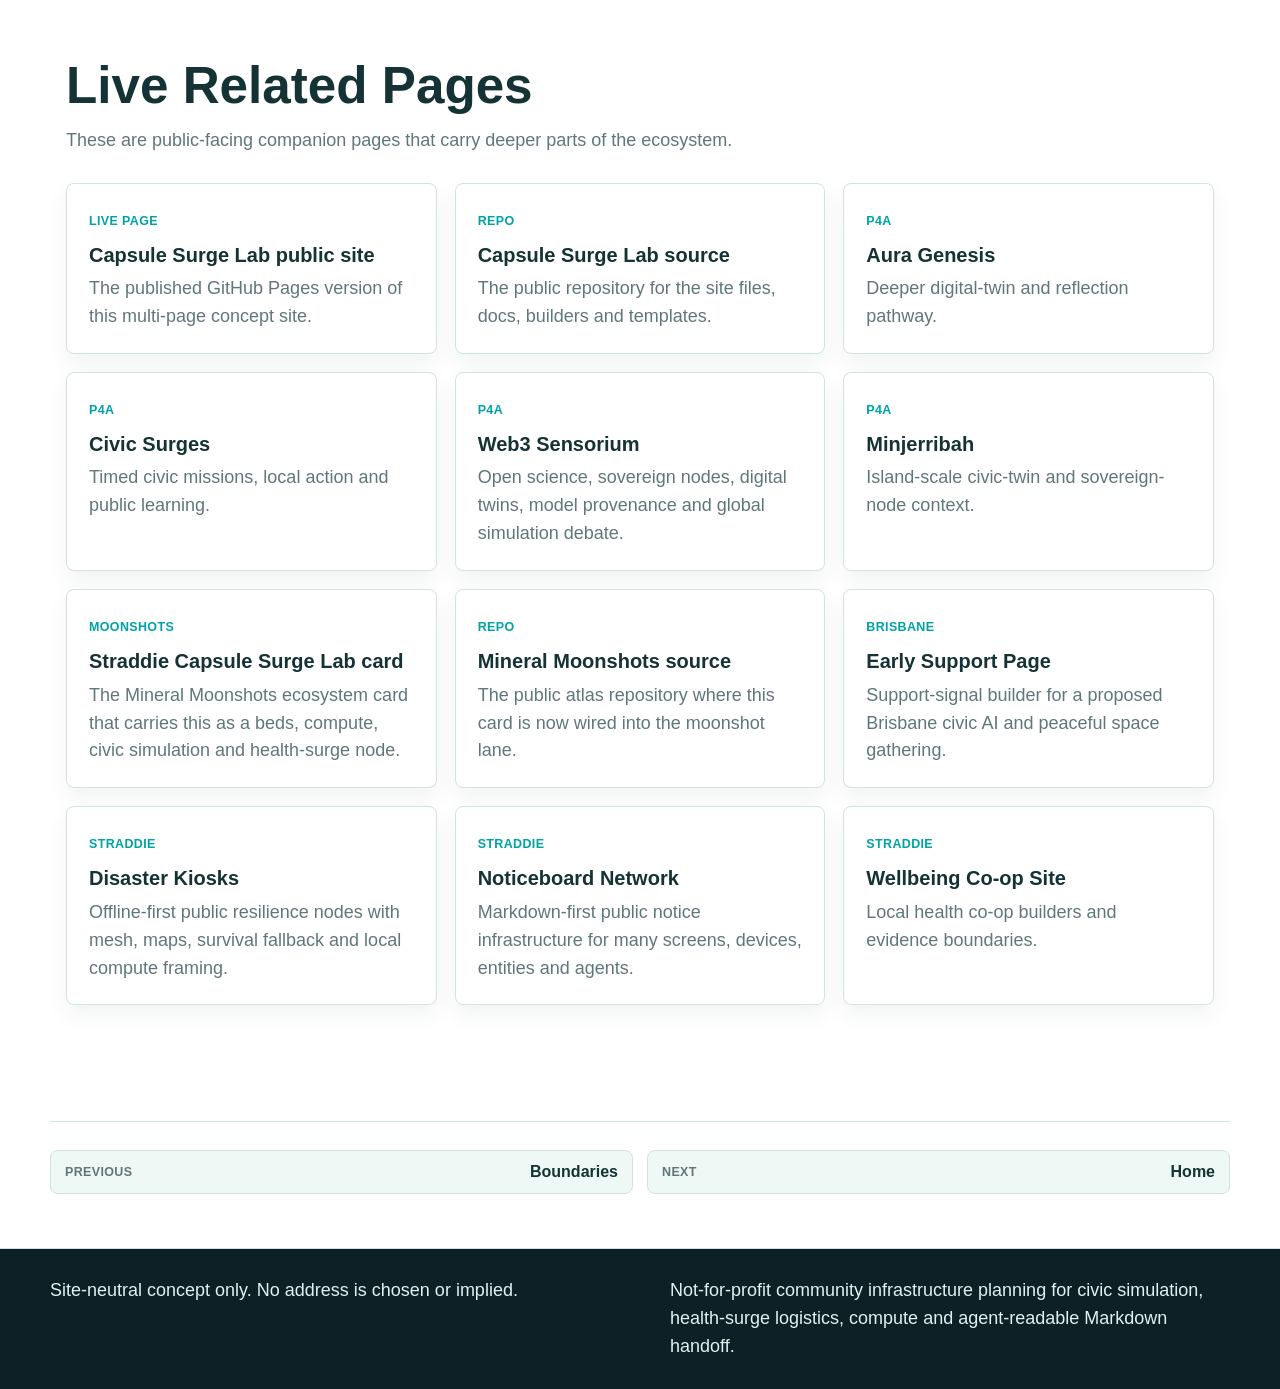
<file: sources.html>
<!doctype html>
<html lang="en-AU">
  <head>
    <meta charset="utf-8">
    <meta name="viewport" content="width=device-width, initial-scale=1">
    <title>Sources | Straddie Capsule Surge Lab</title>
    <meta name="description" content="Source trail for the Straddie capsule hotel, civic simulation and Aura health-surge concept.">
    <link rel="stylesheet" href="assets/css/site.css">
    <link rel="icon" href="assets/favicon.svg" type="image/svg+xml">
  <link rel="shortcut icon" href="assets/favicon.ico" type="image/x-icon">
</head>
  <body data-page="sources">
    <header class="site-header" data-site-header></header>
    <main id="main" class="page-shell">
      <section class="page-intro">
        <h1>The Thread This Pulls From</h1>
        <p class="lede">The idea is new, but it is not floating. It pulls from capsule-hotel revenue logic, Aura's public/private shell, Oceania health-surge planning, Straddie co-op work, disaster kiosks, Virtual Minjerribah, the noticeboard network and the P4A civic-surge frame.</p>
      </section>

      <section class="page-band">
        <div class="reference-grid">
          <article class="source-card"><span>Capsule hotel</span><h3>Capsule Hotel Opportunities deck</h3><p>Used for modular capsule accommodation, hourly simulation services, AI interfaces, work pods, wellness ecosystem, hackathons and configuration logic.</p></article>
          <article class="source-card"><span>Aura</span><h3>Version7 Aura of Intelligence 2023 July</h3><p>Used for Aura builder, public/private shell, vector-space/twin framing, joyful responsible abundance and consent-bound interface ideas.</p></article>
          <article class="source-card"><span>Oceania</span><h3>Oceania Health and AI Surge Plan</h3><p>Used for health-surge, civic AI, disaster kiosks, food waste, dementia pressure, community-hour and decentralised edge-node context.</p></article>
          <article class="source-card"><span>Disaster</span><h3>Straddie Disaster Kiosk Pitch</h3><p>Used for multi-compute kiosk nodes, abundance/survival stacks, GPUs, mesh, e-ink fallback, DIDs, CRDT sync and digital twin access.</p></article>
          <article class="source-card"><span>Disaster</span><h3>GPT Straddie Disaster Kiosks</h3><p>Used for offline-first kiosks, community noticeboards, local data vaults, emergency coordination, microgrid control and grant logic.</p></article>
          <article class="source-card"><span>Twin</span><h3>Virtual Minjerribah protocol documents</h3><p>Used for sovereign nodes, CRDTs, the braided economy, 4D island modelling, future-forward simulation and GraphRAG knowledge layers.</p></article>
          <article class="source-card"><span>Web3</span><h3>Web3 Sensorium for Science Debate</h3><p>Used for the wider sovereign-node stack, decentralised identity, digital twin interoperability, knowledge graphs and open science simulations.</p></article>
          <article class="source-card"><span>Events</span><h3>Minjerribah Event Ecosystem Blueprint</h3><p>Used for MoE simulation guilds, digital twin event planning, SETCo training, Aura guardian roles and global practice environments.</p></article>
          <article class="source-card"><span>Energy</span><h3>Bladeless Tidal and Wave Energy Systems</h3><p>Used as a future energy and sensor context only, especially for thinking about compute loads, resilience and staged island infrastructure.</p></article>
          <article class="source-card"><span>Local</span><h3>Community Co-op Blueprint Development</h3><p>Used for Ready S.E.T. co-op, braided economy, local workforce, digital twins, sovereign networks and public/private scaling pathways.</p></article>
          <article class="source-card"><span>Local</span><h3>Sports Facility Research for Minjerribah</h3><p>Used for distributed island capacity, 2032 context, material sovereignty, civic reserve and multi-use local infrastructure thinking.</p></article>
          <article class="source-card"><span>Grant</span><h3>Roadmap for Multicultural Grant</h3><p>Used for public infrastructure, youth/elder/community support, local AI training, hyperlocal media, disaster resilience and grant-facing structure.</p></article>
        </div>
      </section>

      <section class="page-band">
        <div class="section-head">
          <h2>Live Related Pages</h2>
          <p>These are public-facing companion pages that carry deeper parts of the ecosystem.</p>
        </div>
        <div class="reference-grid">
          <a class="reference-card" href="https://auraofintelligence.github.io/straddie-capsule-surge-lab/" target="_blank" rel="noopener noreferrer"><span>Live page</span><strong>Capsule Surge Lab public site</strong><p>The published GitHub Pages version of this multi-page concept site.</p></a>
          <a class="reference-card" href="https://github.com/auraofintelligence/straddie-capsule-surge-lab" target="_blank" rel="noopener noreferrer"><span>Repo</span><strong>Capsule Surge Lab source</strong><p>The public repository for the site files, docs, builders and templates.</p></a>
          <a class="reference-card" href="https://auraofintelligence.github.io/p4a_xyz/pages/aura-genesis.html" target="_blank" rel="noopener noreferrer"><span>P4A</span><strong>Aura Genesis</strong><p>Deeper digital-twin and reflection pathway.</p></a>
          <a class="reference-card" href="https://auraofintelligence.github.io/p4a_xyz/pages/civic-surges.html" target="_blank" rel="noopener noreferrer"><span>P4A</span><strong>Civic Surges</strong><p>Timed civic missions, local action and public learning.</p></a>
          <a class="reference-card" href="https://auraofintelligence.github.io/p4a_xyz/pages/web3-sensorium.html" target="_blank" rel="noopener noreferrer"><span>P4A</span><strong>Web3 Sensorium</strong><p>Open science, sovereign nodes, digital twins, model provenance and global simulation debate.</p></a>
          <a class="reference-card" href="https://auraofintelligence.github.io/p4a_xyz/pages/minjerribah.html" target="_blank" rel="noopener noreferrer"><span>P4A</span><strong>Minjerribah</strong><p>Island-scale civic-twin and sovereign-node context.</p></a>
          <a class="reference-card" href="https://auraofintelligence.github.io/mineral-moonshots/briefs/capsule-hotels.html" target="_blank" rel="noopener noreferrer"><span>Moonshots</span><strong>Straddie Capsule Surge Lab card</strong><p>The Mineral Moonshots ecosystem card that carries this as a beds, compute, civic simulation and health-surge node.</p></a>
          <a class="reference-card" href="https://github.com/auraofintelligence/mineral-moonshots" target="_blank" rel="noopener noreferrer"><span>Repo</span><strong>Mineral Moonshots source</strong><p>The public atlas repository where this card is now wired into the moonshot lane.</p></a>
          <a class="reference-card" href="https://auraofintelligence.github.io/GAJRA_Earth-Space-AI_Summit/support.html" target="_blank" rel="noopener noreferrer"><span>Brisbane</span><strong>Early Support Page</strong><p>Support-signal builder for a proposed Brisbane civic AI and peaceful space gathering.</p></a>
          <a class="reference-card" href="https://auraofintelligence.github.io/straddie-disaster-kiosks/" target="_blank" rel="noopener noreferrer"><span>Straddie</span><strong>Disaster Kiosks</strong><p>Offline-first public resilience nodes with mesh, maps, survival fallback and local compute framing.</p></a>
          <a class="reference-card" href="https://auraofintelligence.github.io/straddie-noticeboard-network/" target="_blank" rel="noopener noreferrer"><span>Straddie</span><strong>Noticeboard Network</strong><p>Markdown-first public notice infrastructure for many screens, devices, entities and agents.</p></a>
          <a class="reference-card" href="https://auraofintelligence.github.io/straddie-vitality-network-builders/" target="_blank" rel="noopener noreferrer"><span>Straddie</span><strong>Wellbeing Co-op Site</strong><p>Local health co-op builders and evidence boundaries.</p></a>
        </div>
      </section>
    </main>
    <footer class="site-footer" data-site-footer></footer>
    <script src="assets/js/builders.js"></script>
    <script src="assets/js/site.js"></script>
  </body>
</html>
</file>
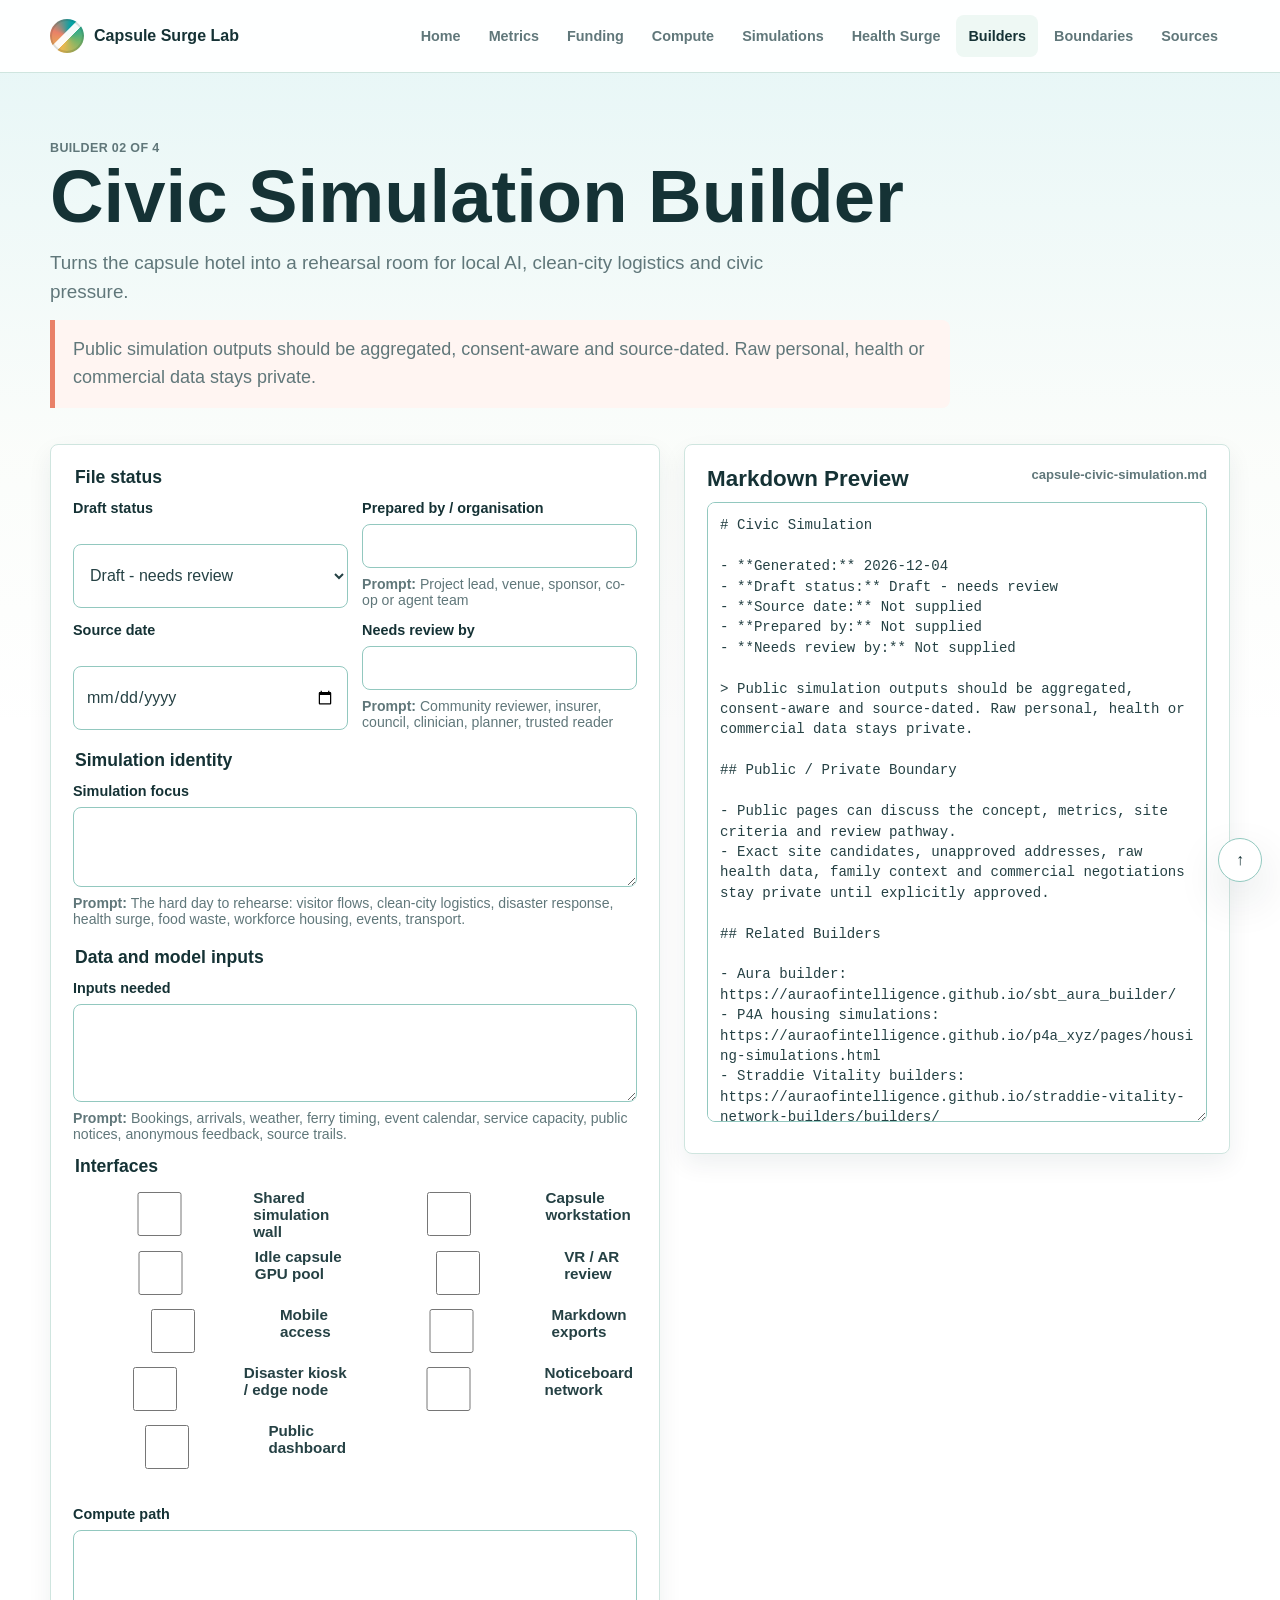
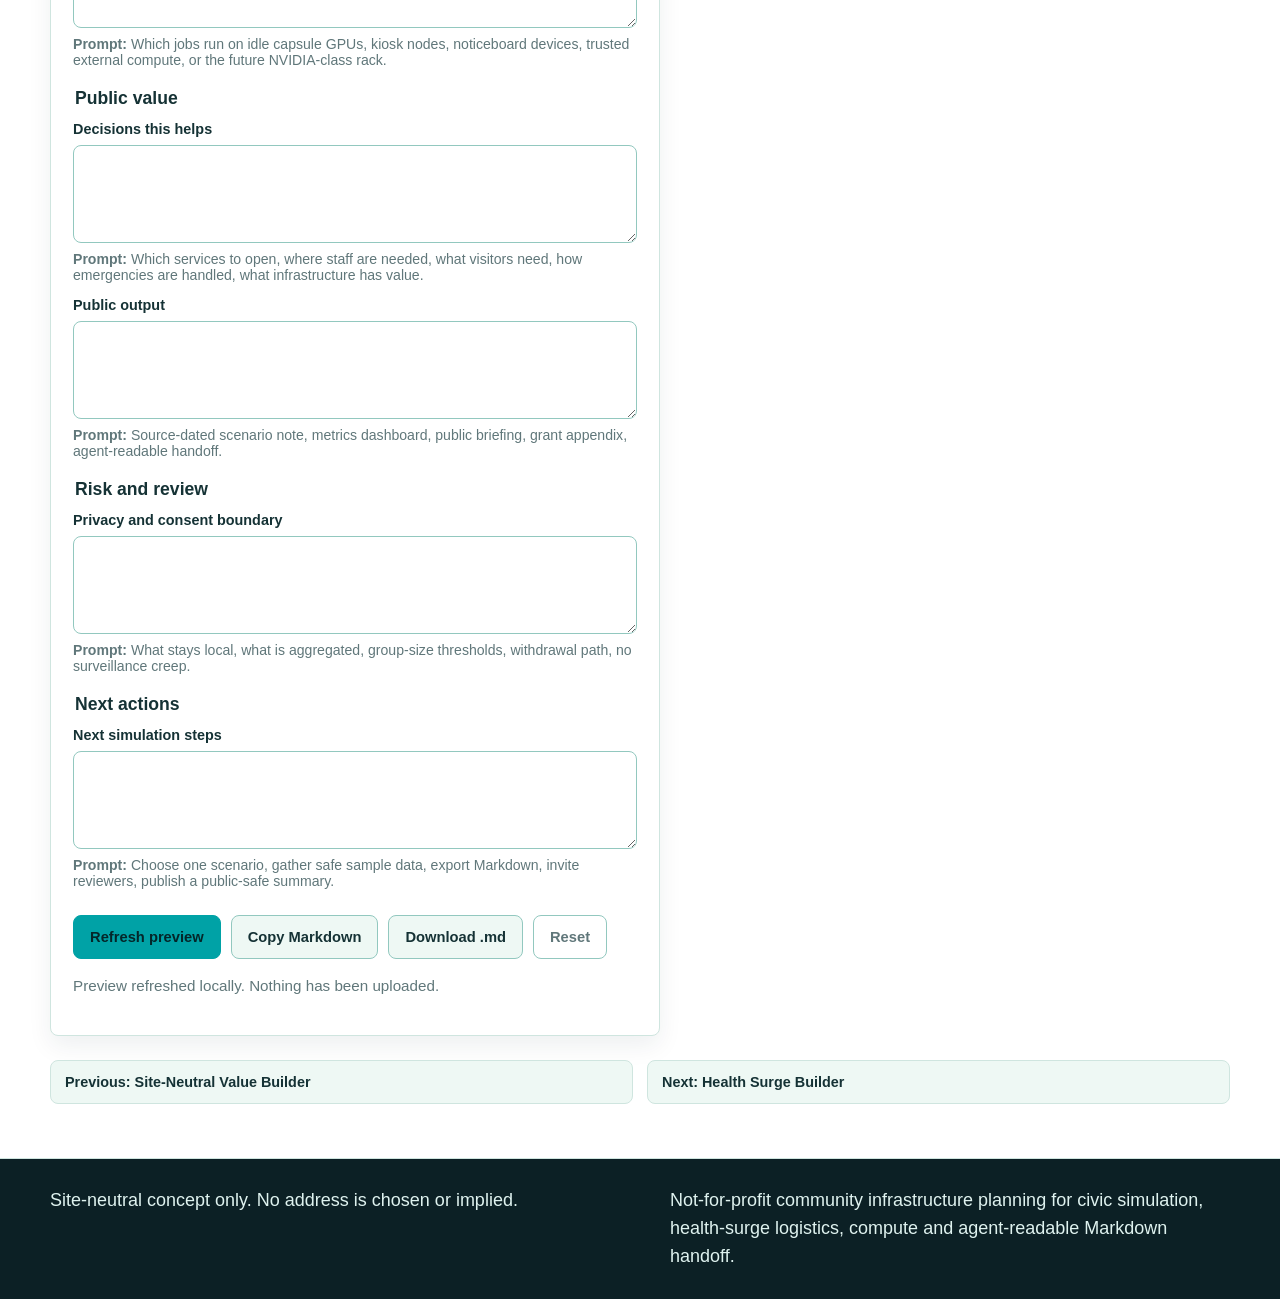
<file: builders/civic-simulation.html>
<!doctype html>
<html lang="en-AU">
  <head>
    <meta charset="utf-8">
    <meta name="viewport" content="width=device-width, initial-scale=1">
    <title>Civic Simulation Builder | Straddie Capsule Surge Lab</title>
    <link rel="stylesheet" href="../assets/css/site.css">
    <link rel="icon" href="../assets/favicon.svg" type="image/svg+xml">
  <link rel="shortcut icon" href="../assets/favicon.ico" type="image/x-icon">
</head>
  <body data-page="builder" data-builder-page="civic-simulation">
    <header class="site-header" data-site-header></header>
    <main id="main" class="page-shell" data-builder-shell></main>
    <footer class="site-footer" data-site-footer></footer>
    <script src="../assets/js/builders.js"></script>
    <script src="../assets/js/site.js"></script>
  </body>
</html>
</file>
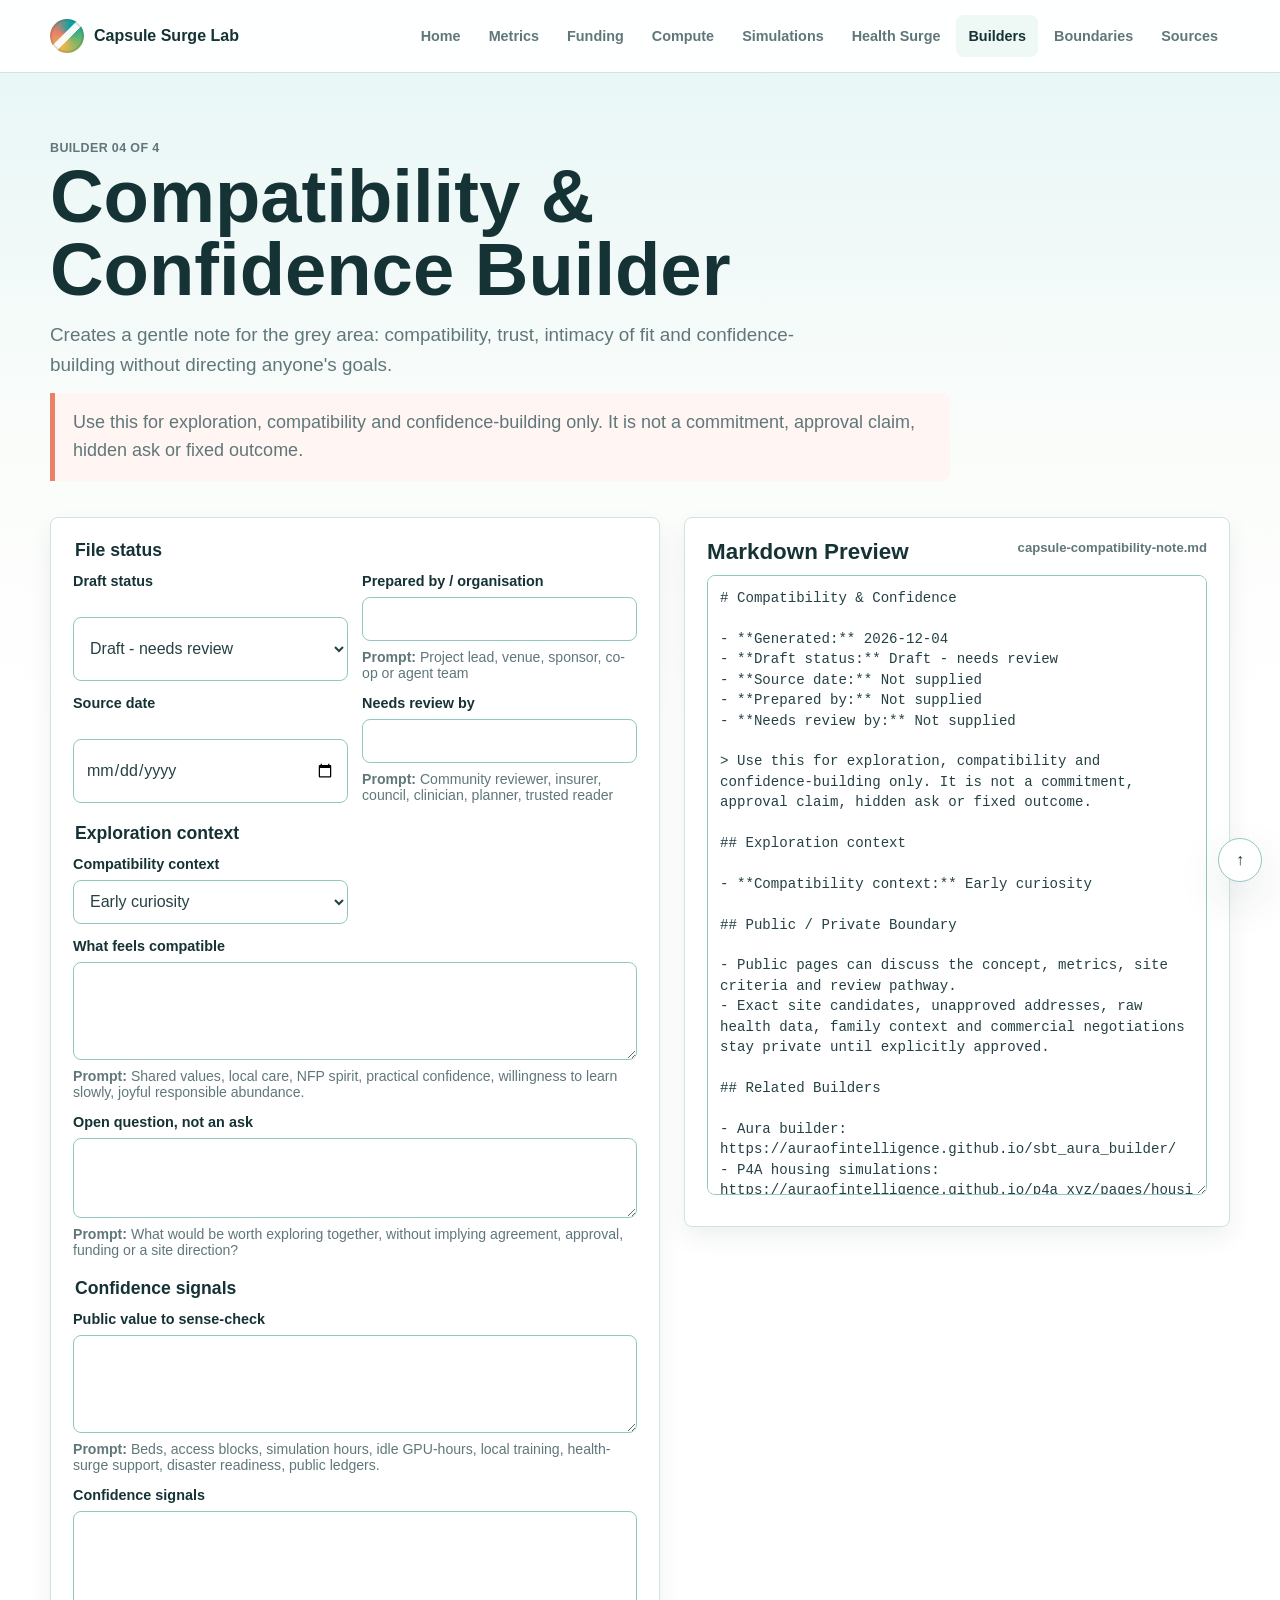
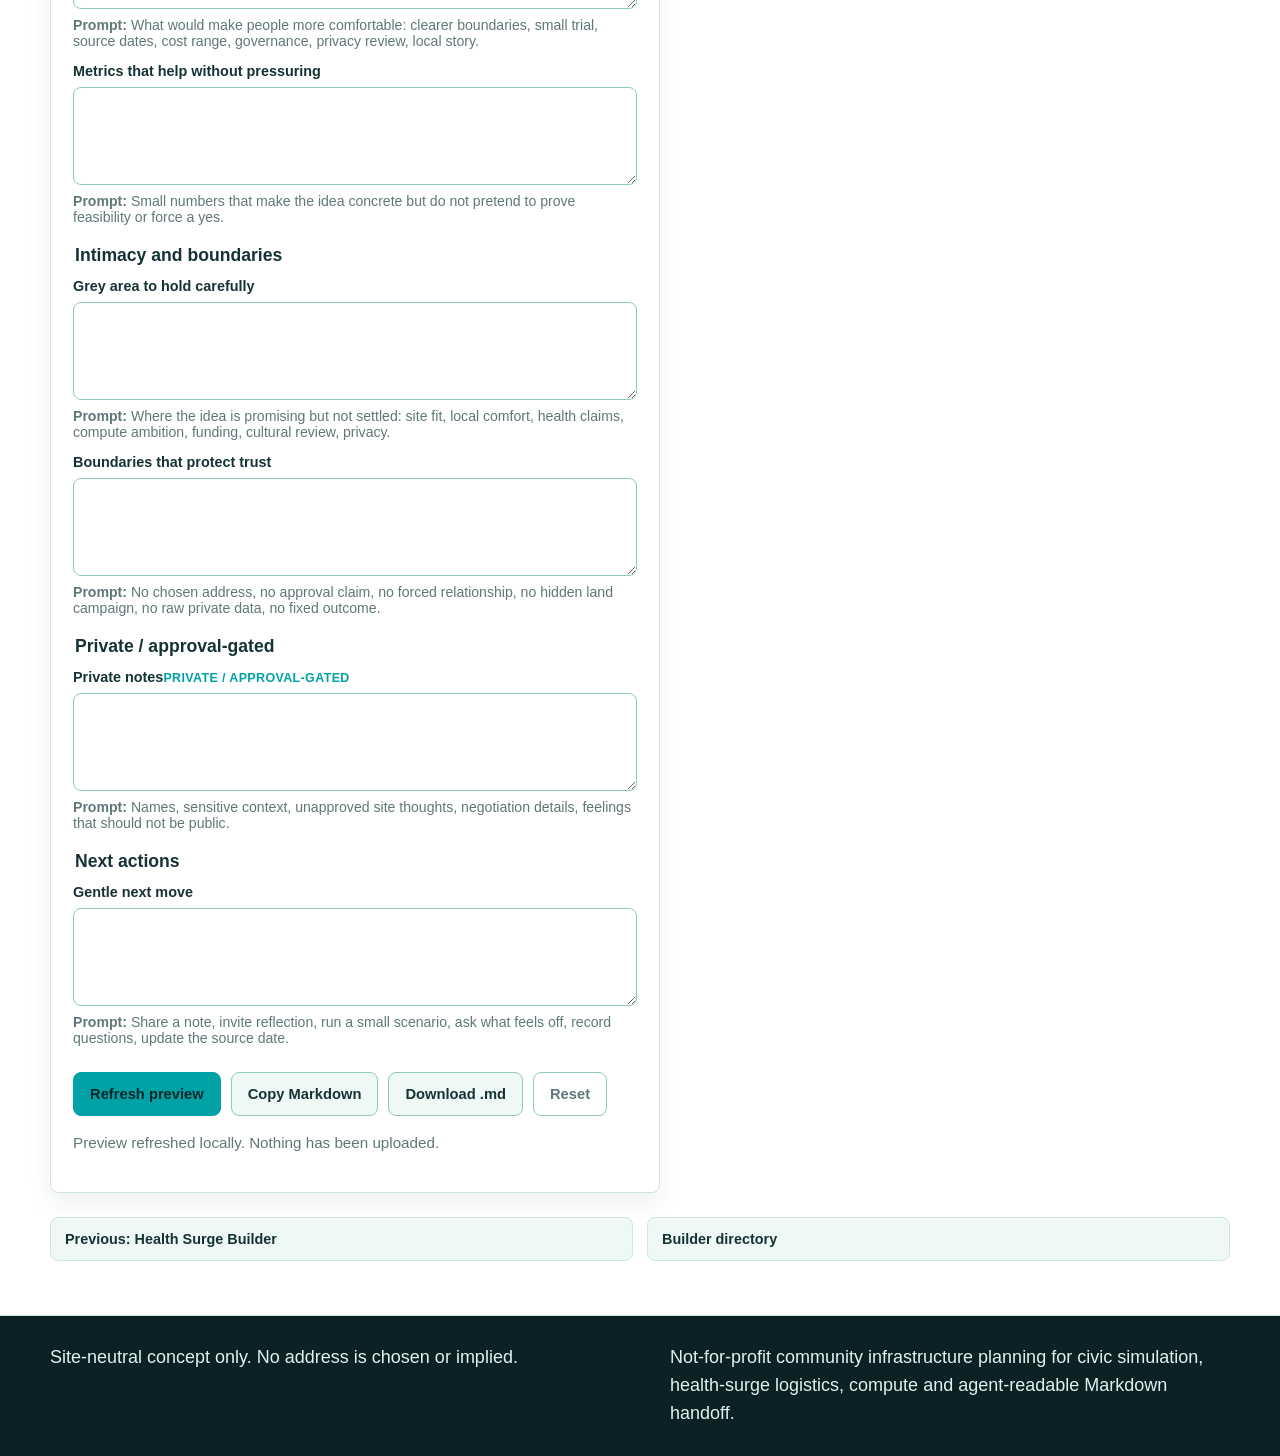
<file: builders/compatibility-note.html>
<!doctype html>
<html lang="en-AU">
  <head>
    <meta charset="utf-8">
    <meta name="viewport" content="width=device-width, initial-scale=1">
    <title>Compatibility & Confidence Builder | Straddie Capsule Surge Lab</title>
    <link rel="stylesheet" href="../assets/css/site.css">
    <link rel="icon" href="../assets/favicon.svg" type="image/svg+xml">
  <link rel="shortcut icon" href="../assets/favicon.ico" type="image/x-icon">
</head>
  <body data-page="builder" data-builder-page="compatibility-note">
    <header class="site-header" data-site-header></header>
    <main id="main" class="page-shell" data-builder-shell></main>
    <footer class="site-footer" data-site-footer></footer>
    <script src="../assets/js/builders.js"></script>
    <script src="../assets/js/site.js"></script>
  </body>
</html>
</file>
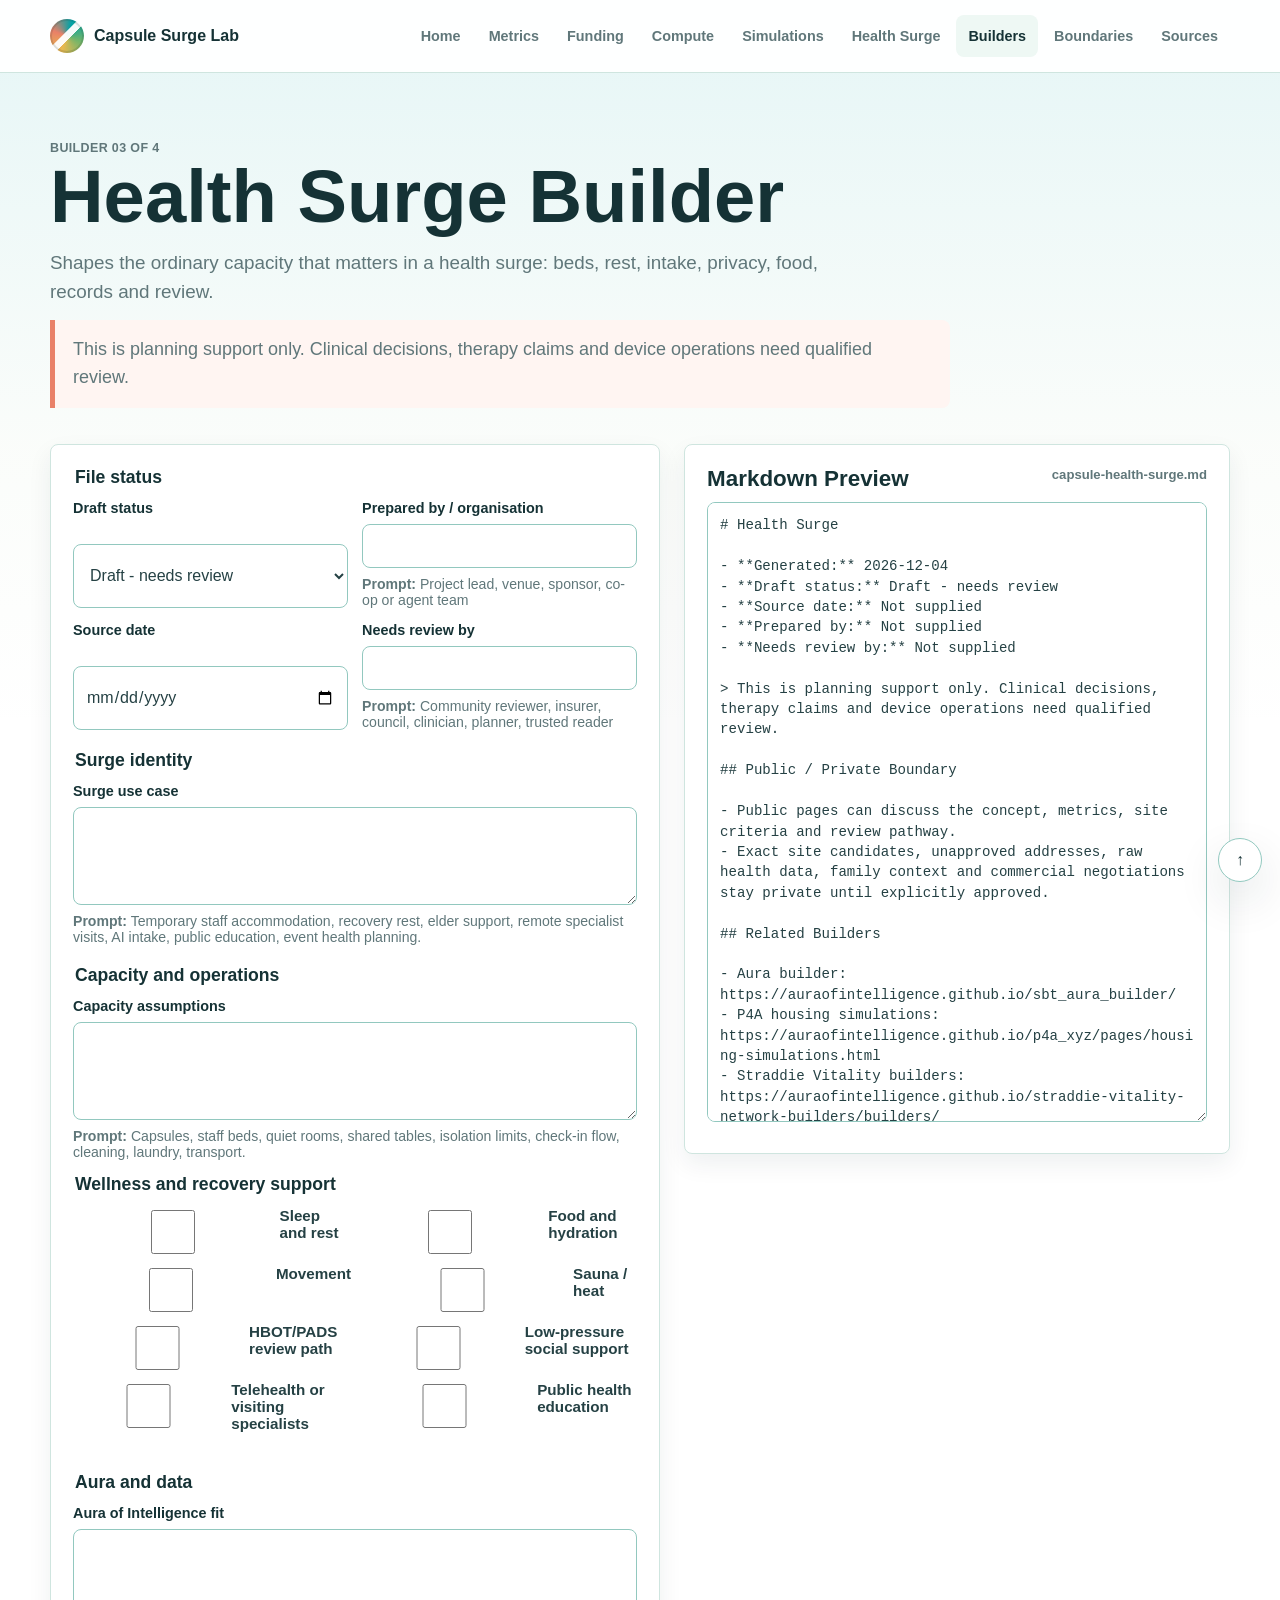
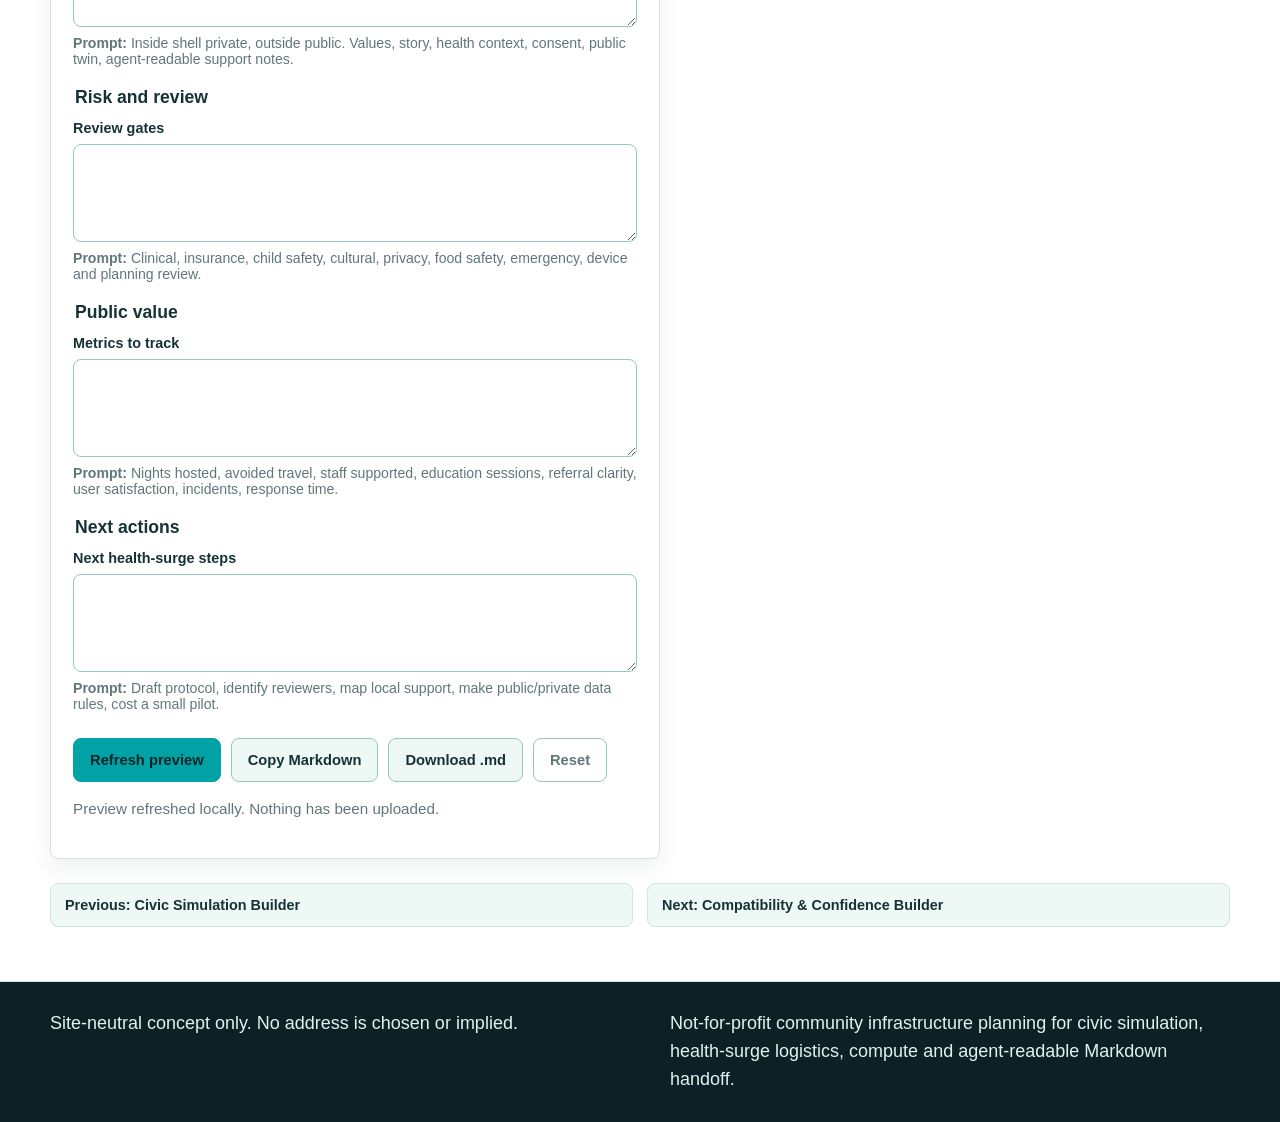
<file: builders/health-surge.html>
<!doctype html>
<html lang="en-AU">
  <head>
    <meta charset="utf-8">
    <meta name="viewport" content="width=device-width, initial-scale=1">
    <title>Health Surge Builder | Straddie Capsule Surge Lab</title>
    <link rel="stylesheet" href="../assets/css/site.css">
    <link rel="icon" href="../assets/favicon.svg" type="image/svg+xml">
  <link rel="shortcut icon" href="../assets/favicon.ico" type="image/x-icon">
</head>
  <body data-page="builder" data-builder-page="health-surge">
    <header class="site-header" data-site-header></header>
    <main id="main" class="page-shell" data-builder-shell></main>
    <footer class="site-footer" data-site-footer></footer>
    <script src="../assets/js/builders.js"></script>
    <script src="../assets/js/site.js"></script>
  </body>
</html>
</file>
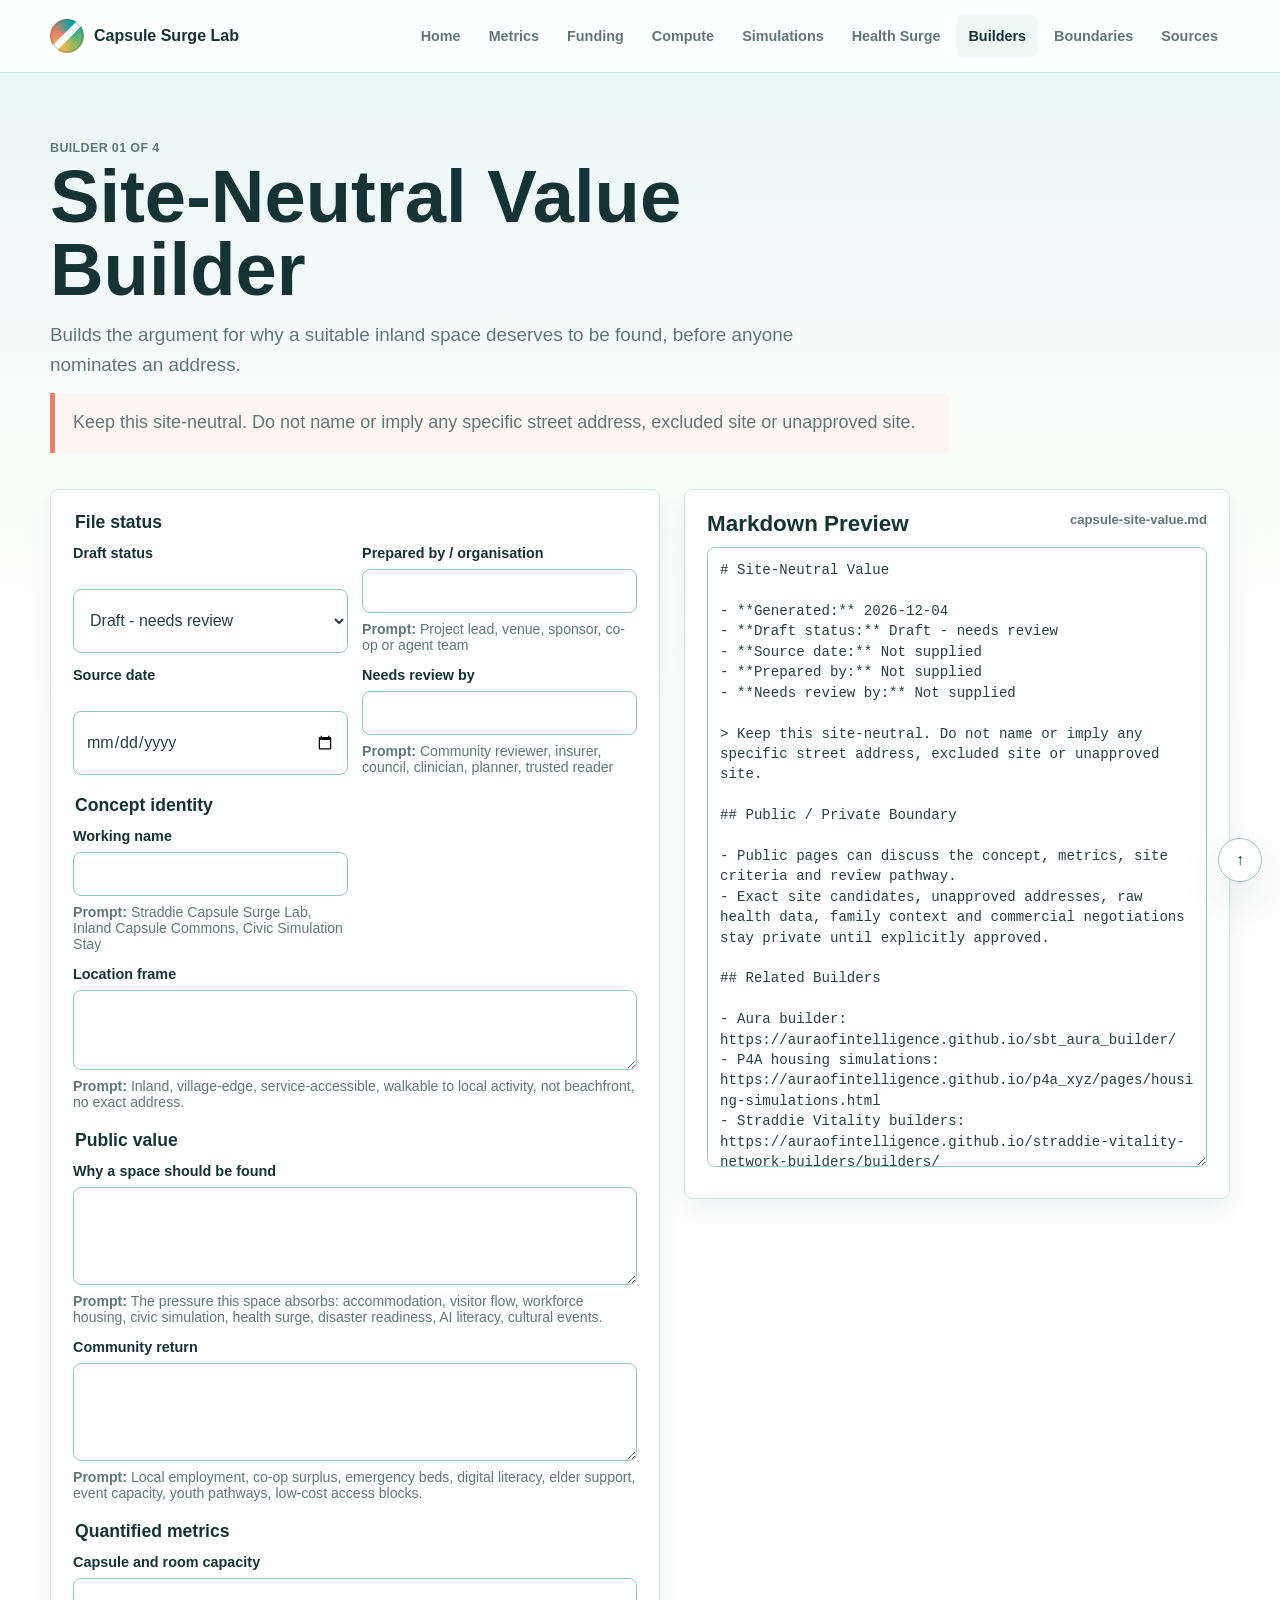
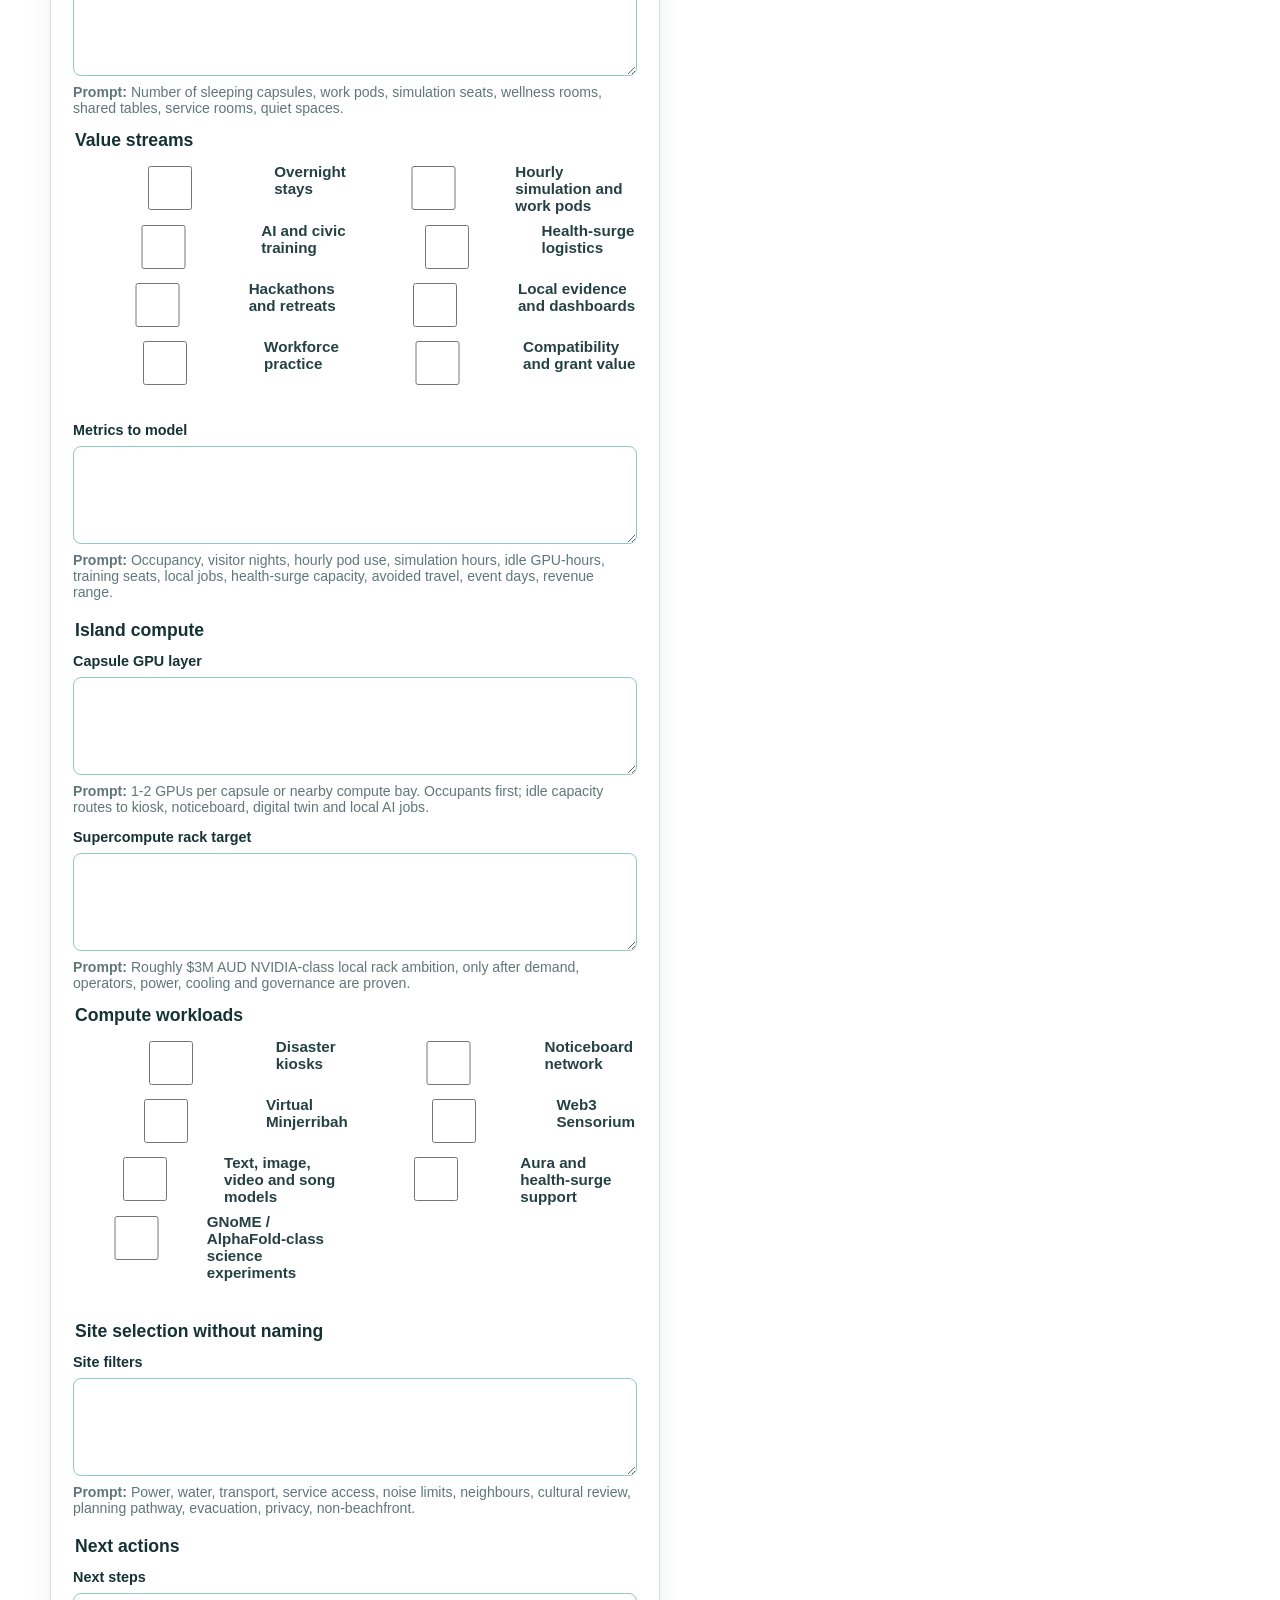
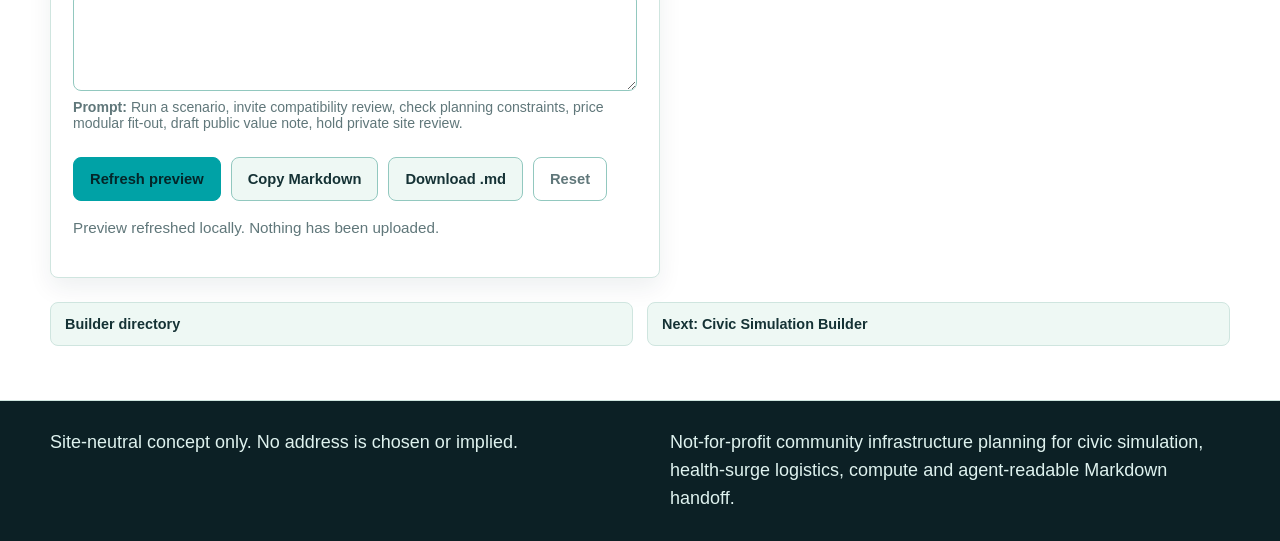
<file: builders/site-value.html>
<!doctype html>
<html lang="en-AU">
  <head>
    <meta charset="utf-8">
    <meta name="viewport" content="width=device-width, initial-scale=1">
    <title>Site-Neutral Value Builder | Straddie Capsule Surge Lab</title>
    <link rel="stylesheet" href="../assets/css/site.css">
    <link rel="icon" href="../assets/favicon.svg" type="image/svg+xml">
  <link rel="shortcut icon" href="../assets/favicon.ico" type="image/x-icon">
</head>
  <body data-page="builder" data-builder-page="site-value">
    <header class="site-header" data-site-header></header>
    <main id="main" class="page-shell" data-builder-shell></main>
    <footer class="site-footer" data-site-footer></footer>
    <script src="../assets/js/builders.js"></script>
    <script src="../assets/js/site.js"></script>
  </body>
</html>
</file>
<file: assets/css/site.css>
:root {
  --ink: #153235;
  --deep: #0c2025;
  --text: #254144;
  --muted: #60777a;
  --paper: #ffffff;
  --wash: #eef8f4;
  --mist: #f8fbfa;
  --line: #cfe5df;
  --line-strong: #92c8bf;
  --teal: #00a2a6;
  --green: #6fb56a;
  --coral: #e98068;
  --gold: #e8b84f;
  --blue: #2b74b9;
  --panel: #ffffff;
  --shadow: 0 18px 46px rgba(20, 45, 50, 0.12);
  --radius: 8px;
  --max: 1180px;
  --heading: "Nunito Sans", "Avenir Next", Arial, sans-serif;
  --body: "Atkinson Hyperlegible", "Source Sans 3", Arial, sans-serif;
}

* { box-sizing: border-box; }

html {
  scroll-behavior: smooth;
  background: var(--paper);
}

body {
  margin: 0;
  color: var(--text);
  background:
    linear-gradient(180deg, rgba(0, 162, 166, 0.1), rgba(111, 181, 106, 0.03) 28rem, transparent 46rem),
    var(--paper);
  font-family: var(--body);
  font-size: 18px;
  line-height: 1.55;
  overflow-x: hidden;
}

img {
  display: block;
  max-width: 100%;
}

a { color: var(--blue); }

a:focus-visible,
button:focus-visible,
input:focus-visible,
textarea:focus-visible,
select:focus-visible {
  outline: 3px solid var(--gold);
  outline-offset: 3px;
}

.sr-only {
  position: absolute;
  width: 1px;
  height: 1px;
  padding: 0;
  margin: -1px;
  overflow: hidden;
  clip: rect(0, 0, 0, 0);
  white-space: nowrap;
  border: 0;
}

.site-header {
  position: sticky;
  top: 0;
  z-index: 20;
  background: rgba(255, 255, 255, 0.94);
  border-bottom: 1px solid var(--line);
  backdrop-filter: blur(12px);
}

.nav-shell {
  width: min(var(--max), calc(100% - 32px));
  min-height: 72px;
  margin: 0 auto;
  display: flex;
  align-items: center;
  justify-content: space-between;
  gap: 24px;
  min-width: 0;
}

.brand {
  display: inline-flex;
  align-items: center;
  gap: 10px;
  color: var(--ink);
  text-decoration: none;
  font: 900 1rem var(--heading);
  letter-spacing: 0;
  min-width: 0;
}

.brand-mark {
  width: 34px;
  height: 34px;
  border-radius: 50%;
  background:
    linear-gradient(135deg, transparent 0 42%, rgba(255,255,255,0.95) 43% 56%, transparent 57%),
    conic-gradient(from 20deg, var(--teal), var(--green), var(--gold), var(--coral), var(--teal));
  box-shadow: inset 0 0 0 2px rgba(21, 50, 53, 0.14);
}

.site-nav {
  display: flex;
  align-items: center;
  gap: 4px;
}

.site-nav a {
  min-height: 42px;
  display: inline-flex;
  align-items: center;
  padding: 0 12px;
  border-radius: var(--radius);
  color: var(--muted);
  text-decoration: none;
  font: 800 0.9rem var(--heading);
}

.site-nav a:hover,
.site-nav a:focus,
.site-nav a[aria-current="page"] {
  color: var(--ink);
  background: var(--wash);
}

.nav-toggle {
  display: none;
  width: 44px;
  height: 44px;
  align-items: center;
  justify-content: center;
  flex-direction: column;
  gap: 5px;
  border: 1px solid var(--line);
  border-radius: var(--radius);
  background: var(--paper);
}

.nav-toggle span:not(.sr-only) {
  width: 20px;
  height: 2px;
  background: var(--ink);
}

.opening-panel {
  width: min(var(--max), calc(100% - 32px));
  min-height: min(760px, calc(100vh - 72px));
  margin: 0 auto;
  padding: 48px 0 34px;
  display: grid;
  grid-template-columns: minmax(0, 0.96fr) minmax(320px, 1.04fr);
  gap: 38px;
  align-items: center;
}

.opening-panel > *,
.opening-copy,
.opening-visual {
  min-width: 0;
}

.opening-copy h1,
.page-intro h1 {
  margin: 0;
  color: var(--ink);
  font-family: var(--heading);
  font-size: clamp(2.6rem, 5.8vw, 5.7rem);
  line-height: 0.98;
  letter-spacing: 0;
  overflow-wrap: anywhere;
}

.lede {
  max-width: 780px;
  margin: 22px 0 0;
  color: var(--muted);
  font-size: 1.18rem;
}

.opening-visual {
  margin: 0;
  border: 1px solid var(--line);
  border-radius: var(--radius);
  overflow: hidden;
  background: var(--panel);
  box-shadow: var(--shadow);
}

.opening-visual img {
  width: 100%;
  aspect-ratio: 16 / 11;
  object-fit: cover;
}

.opening-visual figcaption {
  padding: 14px 16px;
  color: var(--muted);
  font: 800 0.88rem var(--heading);
}

.button-row,
.builder-actions {
  display: flex;
  flex-wrap: wrap;
  gap: 10px;
  margin-top: 26px;
}

.button {
  min-height: 44px;
  display: inline-flex;
  align-items: center;
  justify-content: center;
  padding: 0 16px;
  border: 1px solid var(--line-strong);
  border-radius: var(--radius);
  background: var(--panel);
  color: var(--ink);
  text-decoration: none;
  font: 900 0.92rem var(--heading);
  cursor: pointer;
  max-width: 100%;
  white-space: normal;
  text-align: center;
}

.button.primary {
  border-color: var(--teal);
  background: var(--teal);
  color: #042629;
}

.button.secondary { background: var(--wash); }
.button.quiet { color: var(--muted); }
.button:hover { transform: translateY(-1px); }

.page-shell,
.page-band {
  width: min(var(--max), calc(100% - 32px));
  margin: 0 auto;
}

.page-shell { padding: 54px 0; }

.page-band {
  padding: 62px 0;
  border-top: 1px solid var(--line);
}

.page-band.full {
  width: 100%;
  max-width: none;
  padding: 68px max(16px, calc((100% - var(--max)) / 2));
  background: linear-gradient(135deg, rgba(0, 162, 166, 0.11), rgba(232, 184, 79, 0.12));
}

.page-intro {
  width: min(900px, 100%);
  margin-bottom: 36px;
}

.section-head {
  max-width: 820px;
  margin-bottom: 28px;
}

.section-head h2,
.preview-head h2,
.page-intro h2 {
  margin: 0;
  color: var(--ink);
  font-family: var(--heading);
  font-size: clamp(2rem, 4vw, 3.4rem);
  line-height: 1.05;
  letter-spacing: 0;
}

.section-head p,
.page-intro p {
  margin: 14px 0 0;
  color: var(--muted);
}

.route-grid,
.metric-grid,
.reference-grid,
.builder-grid,
.boundary-grid {
  display: grid;
  grid-template-columns: repeat(3, minmax(0, 1fr));
  gap: 18px;
}

.metric-grid.four {
  grid-template-columns: repeat(4, minmax(0, 1fr));
}

.route-card,
.metric-card,
.reference-card,
.builder-card,
.boundary-card,
.source-card {
  display: block;
  min-height: 100%;
  padding: 22px;
  border: 1px solid var(--line);
  border-radius: var(--radius);
  background: var(--panel);
  color: var(--text);
  text-decoration: none;
  box-shadow: 0 10px 22px rgba(20, 45, 50, 0.06);
}

.route-card:hover,
.reference-card:hover,
.builder-card:hover {
  transform: translateY(-2px);
  border-color: var(--line-strong);
}

.route-card span,
.metric-label,
.reference-card span,
.builder-file,
.field-flag,
.step-label {
  display: inline-block;
  color: var(--teal);
  font: 900 0.78rem var(--heading);
  letter-spacing: 0.03em;
  text-transform: uppercase;
}

.route-card h3,
.metric-card h3,
.reference-card strong,
.builder-card h3,
.boundary-card h3,
.source-card h3 {
  display: block;
  margin: 10px 0 8px;
  color: var(--ink);
  font-family: var(--heading);
  font-size: 1.25rem;
  line-height: 1.18;
}

.route-card p,
.metric-card p,
.reference-card p,
.builder-card p,
.boundary-card p,
.source-card p {
  margin: 0;
  color: var(--muted);
}

.metric-card strong {
  display: block;
  margin: 10px 0 6px;
  color: var(--deep);
  font: 900 clamp(2rem, 4vw, 3.6rem) var(--heading);
  line-height: 1;
}

.metric-note {
  margin-top: 18px;
  color: var(--muted);
  font-size: 0.98rem;
}

.feature-split {
  display: grid;
  grid-template-columns: minmax(0, 0.9fr) minmax(320px, 1.1fr);
  gap: 32px;
  align-items: center;
}

.feature-panel {
  padding: 28px;
  border-radius: var(--radius);
  background: var(--deep);
  color: #eaf7f4;
  box-shadow: var(--shadow);
}

.feature-panel h2 {
  margin: 0;
  font-family: var(--heading);
  font-size: clamp(2rem, 4vw, 4rem);
  line-height: 1.02;
  letter-spacing: 0;
}

.feature-panel p { color: #bad6d3; }

.feature-list {
  display: grid;
  gap: 12px;
}

.feature-list div {
  padding: 16px;
  border: 1px solid var(--line);
  border-radius: var(--radius);
  background: rgba(255, 255, 255, 0.72);
}

.feature-list strong {
  display: block;
  color: var(--ink);
  font-family: var(--heading);
}

.feature-panel .feature-list div {
  border-color: rgba(255,255,255,0.16);
  background: rgba(255,255,255,0.06);
}

.feature-panel .feature-list strong {
  color: #ffffff;
}

.calc-panel {
  padding: 24px;
  border: 1px solid var(--line);
  border-radius: var(--radius);
  background: var(--mist);
}

.calc-grid {
  display: grid;
  grid-template-columns: repeat(4, minmax(0, 1fr));
  gap: 12px;
}

.field {
  display: grid;
  gap: 8px;
  color: var(--ink);
  font: 900 0.9rem var(--heading);
}

.field input,
.field textarea,
.field select,
.preview-panel textarea {
  width: 100%;
  border: 1px solid var(--line-strong);
  border-radius: var(--radius);
  background: #ffffff;
  color: var(--text);
  font: 500 1rem var(--body);
}

.field input,
.field select {
  min-height: 44px;
  padding: 0 12px;
}

.field textarea,
.preview-panel textarea {
  padding: 12px;
  resize: vertical;
}

.scenario-output {
  margin-top: 20px;
  display: grid;
  grid-template-columns: repeat(auto-fit, minmax(190px, 1fr));
  gap: 14px;
  align-items: start;
}

.scenario-output div {
  display: grid;
  align-content: start;
  gap: 10px;
  min-height: 124px;
  padding: 16px;
  border-radius: var(--radius);
  background: #ffffff;
  border: 1px solid var(--line);
}

.scenario-output div span {
  color: var(--muted);
  font: 900 0.76rem var(--heading);
  letter-spacing: 0.03em;
  line-height: 1.25;
  text-transform: uppercase;
}

.scenario-output div strong {
  display: block;
  color: var(--ink);
  font: 900 clamp(1.8rem, 2.6vw, 2.5rem) var(--heading);
  line-height: 0.98;
}

.scenario-output .metric-note {
  grid-column: 1 / -1;
  margin: 2px 0 0;
  padding: 14px 16px;
  border: 1px solid var(--line);
  border-left: 5px solid var(--teal);
  border-radius: 0 var(--radius) var(--radius) 0;
  background: #ffffff;
  color: var(--muted);
}

.scenario-output .metric-note strong {
  color: var(--ink);
  font-weight: 900;
}

.timeline {
  display: grid;
  gap: 14px;
}

.timeline article {
  display: grid;
  grid-template-columns: 72px minmax(0, 1fr);
  gap: 18px;
  padding: 18px;
  border: 1px solid var(--line);
  border-radius: var(--radius);
  background: #ffffff;
}

.timeline span {
  color: var(--coral);
  font: 900 1.1rem var(--heading);
}

.timeline h3 {
  margin: 0 0 6px;
  color: var(--ink);
  font-family: var(--heading);
}

.timeline p { margin: 0; color: var(--muted); }

.claim-boundary {
  padding: 16px 18px;
  border-left: 5px solid var(--coral);
  background: #fff5f2;
  color: var(--text);
  border-radius: 0 var(--radius) var(--radius) 0;
}

.builder-layout {
  display: grid;
  grid-template-columns: minmax(0, 0.95fr) minmax(320px, 0.85fr);
  gap: 24px;
  align-items: start;
}

.builder-form,
.preview-panel {
  padding: 22px;
  border: 1px solid var(--line);
  border-radius: var(--radius);
  background: #ffffff;
  box-shadow: 0 10px 24px rgba(20, 45, 50, 0.07);
}

.builder-form fieldset {
  margin: 0 0 20px;
  padding: 0;
  border: 0;
}

.builder-form legend {
  margin-bottom: 12px;
  color: var(--ink);
  font: 900 1.1rem var(--heading);
}

.form-grid {
  display: grid;
  grid-template-columns: repeat(2, minmax(0, 1fr));
  gap: 14px;
}

.field-wide { grid-column: 1 / -1; }

.field-hints {
  display: grid;
  gap: 4px;
  color: var(--muted);
  font: 500 0.88rem var(--body);
}

.checkbox-grid {
  display: grid;
  grid-template-columns: repeat(2, minmax(0, 1fr));
  gap: 8px;
}

.checkbox-grid label {
  display: flex;
  gap: 8px;
  align-items: flex-start;
  color: var(--text);
  font: 700 0.95rem var(--body);
}

.preview-panel {
  position: sticky;
  top: 92px;
}

.preview-head {
  display: flex;
  align-items: flex-start;
  justify-content: space-between;
  gap: 14px;
  margin-bottom: 12px;
}

.preview-head h2 {
  font-size: 1.4rem;
}

.preview-head span {
  color: var(--muted);
  font: 800 0.82rem var(--heading);
}

.preview-panel textarea {
  min-height: 620px;
  font-family: Consolas, "Liberation Mono", monospace;
  font-size: 0.88rem;
  line-height: 1.45;
}

.status-line {
  min-height: 24px;
  color: var(--muted);
  font-size: 0.95rem;
}

.builder-pager,
.site-pager {
  margin-top: 24px;
  display: flex;
  justify-content: space-between;
  gap: 14px;
}

.site-pager {
  width: min(var(--max), calc(100% - 32px));
  margin: 0 auto 54px;
  padding-top: 28px;
  border-top: 1px solid var(--line);
}

.pager-link {
  display: inline-flex;
  flex: 1;
  align-items: center;
  justify-content: space-between;
  gap: 12px;
  min-height: 44px;
  padding: 0 14px;
  border: 1px solid var(--line);
  border-radius: var(--radius);
  background: var(--wash);
  color: var(--ink);
  text-decoration: none;
  font: 900 0.9rem var(--heading);
}

.pager-link span {
  color: var(--muted);
  font-size: 0.78rem;
  letter-spacing: 0.03em;
  text-transform: uppercase;
}

.pager-link strong {
  color: var(--ink);
  font: 900 1rem var(--heading);
}

.pager-link.next {
  text-align: right;
}

.site-footer {
  border-top: 1px solid var(--line);
  background: var(--deep);
  color: #dff2ef;
}

.footer-inner {
  width: min(var(--max), calc(100% - 32px));
  margin: 0 auto;
  padding: 28px 0;
  display: flex;
  justify-content: space-between;
  gap: 24px;
}

.footer-inner p { margin: 0; max-width: 560px; }

.top-button {
  position: fixed;
  right: 18px;
  bottom: 18px;
  z-index: 30;
  width: 44px;
  height: 44px;
  border: 1px solid var(--line-strong);
  border-radius: 50%;
  background: var(--paper);
  color: var(--ink);
  box-shadow: var(--shadow);
  cursor: pointer;
  font: 900 1rem var(--heading);
}

@media (max-width: 1080px) {
  body { font-size: 17px; }
  .nav-toggle { display: inline-flex; }
  .site-nav {
    position: absolute;
    top: 72px;
    left: 16px;
    right: 16px;
    display: none;
    flex-direction: column;
    align-items: stretch;
    padding: 12px;
    border: 1px solid var(--line);
    border-radius: var(--radius);
    background: #ffffff;
    box-shadow: var(--shadow);
  }
  .site-nav.is-open { display: flex; }
  .site-nav a { justify-content: center; }
  .opening-panel,
  .feature-split,
  .builder-layout {
    min-height: auto;
    grid-template-columns: minmax(0, 1fr);
  }
  .route-grid,
  .metric-grid,
  .metric-grid.four,
  .reference-grid,
  .builder-grid,
  .boundary-grid,
  .calc-grid,
  .scenario-output {
    grid-template-columns: 1fr 1fr;
  }
  .preview-panel { position: static; }
}

@media (max-width: 620px) {
  .nav-shell,
  .opening-panel,
  .page-shell,
  .page-band,
  .footer-inner {
    width: min(100% - 24px, var(--max));
  }
  .opening-copy h1,
  .page-intro h1 {
    font-size: clamp(2.3rem, 12vw, 3.35rem);
  }
  .button-row,
  .builder-actions {
    display: grid;
    grid-template-columns: 1fr;
    align-items: start;
    width: 100%;
  }
  .button-row .button,
  .builder-actions .button {
    width: 100%;
  }
  .route-grid,
  .metric-grid,
  .metric-grid.four,
  .reference-grid,
  .builder-grid,
  .boundary-grid,
  .calc-grid,
  .scenario-output,
  .form-grid,
  .checkbox-grid {
    grid-template-columns: 1fr;
  }
  .timeline article {
    grid-template-columns: 1fr;
  }
  .footer-inner {
    display: grid;
  }
  .builder-pager {
    display: grid;
  }
  .site-pager {
    width: min(100% - 24px, var(--max));
    display: grid;
  }
  .pager-link,
  .pager-link.next {
    text-align: left;
  }
}
</file>
